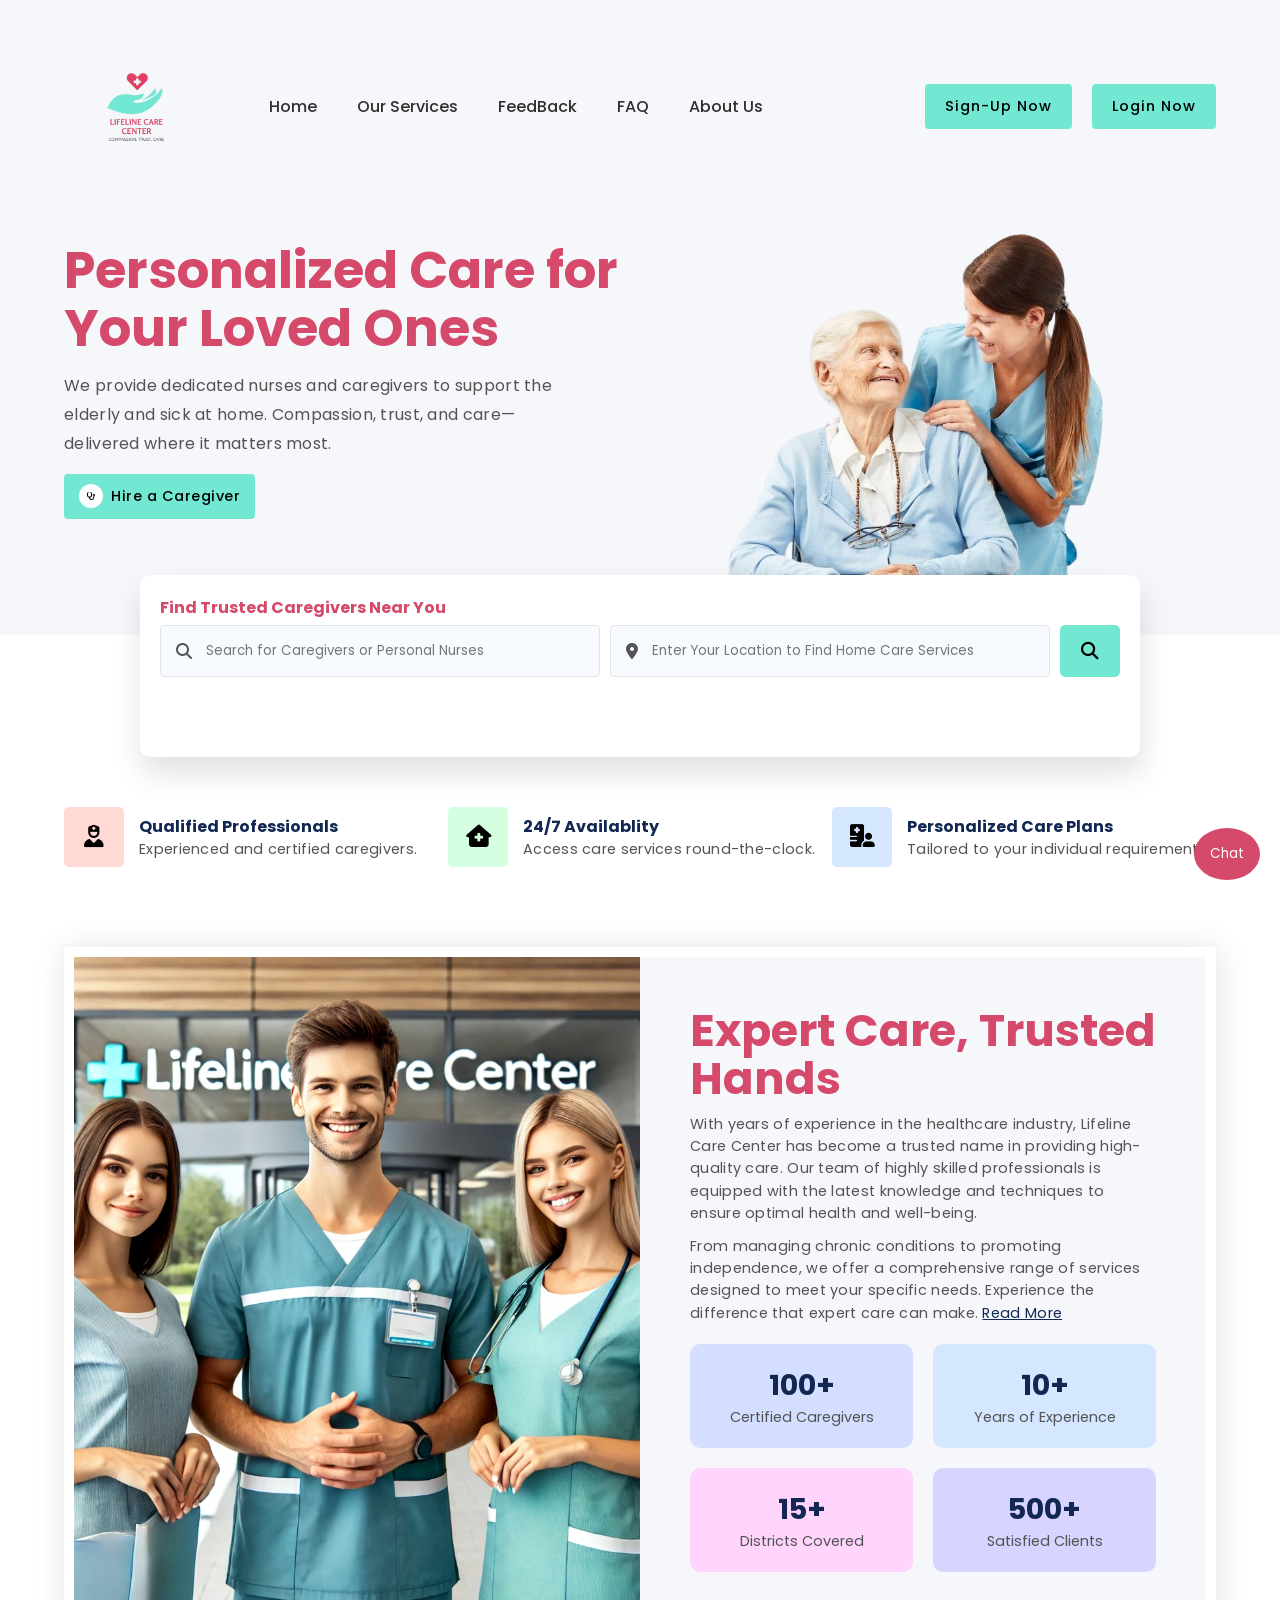
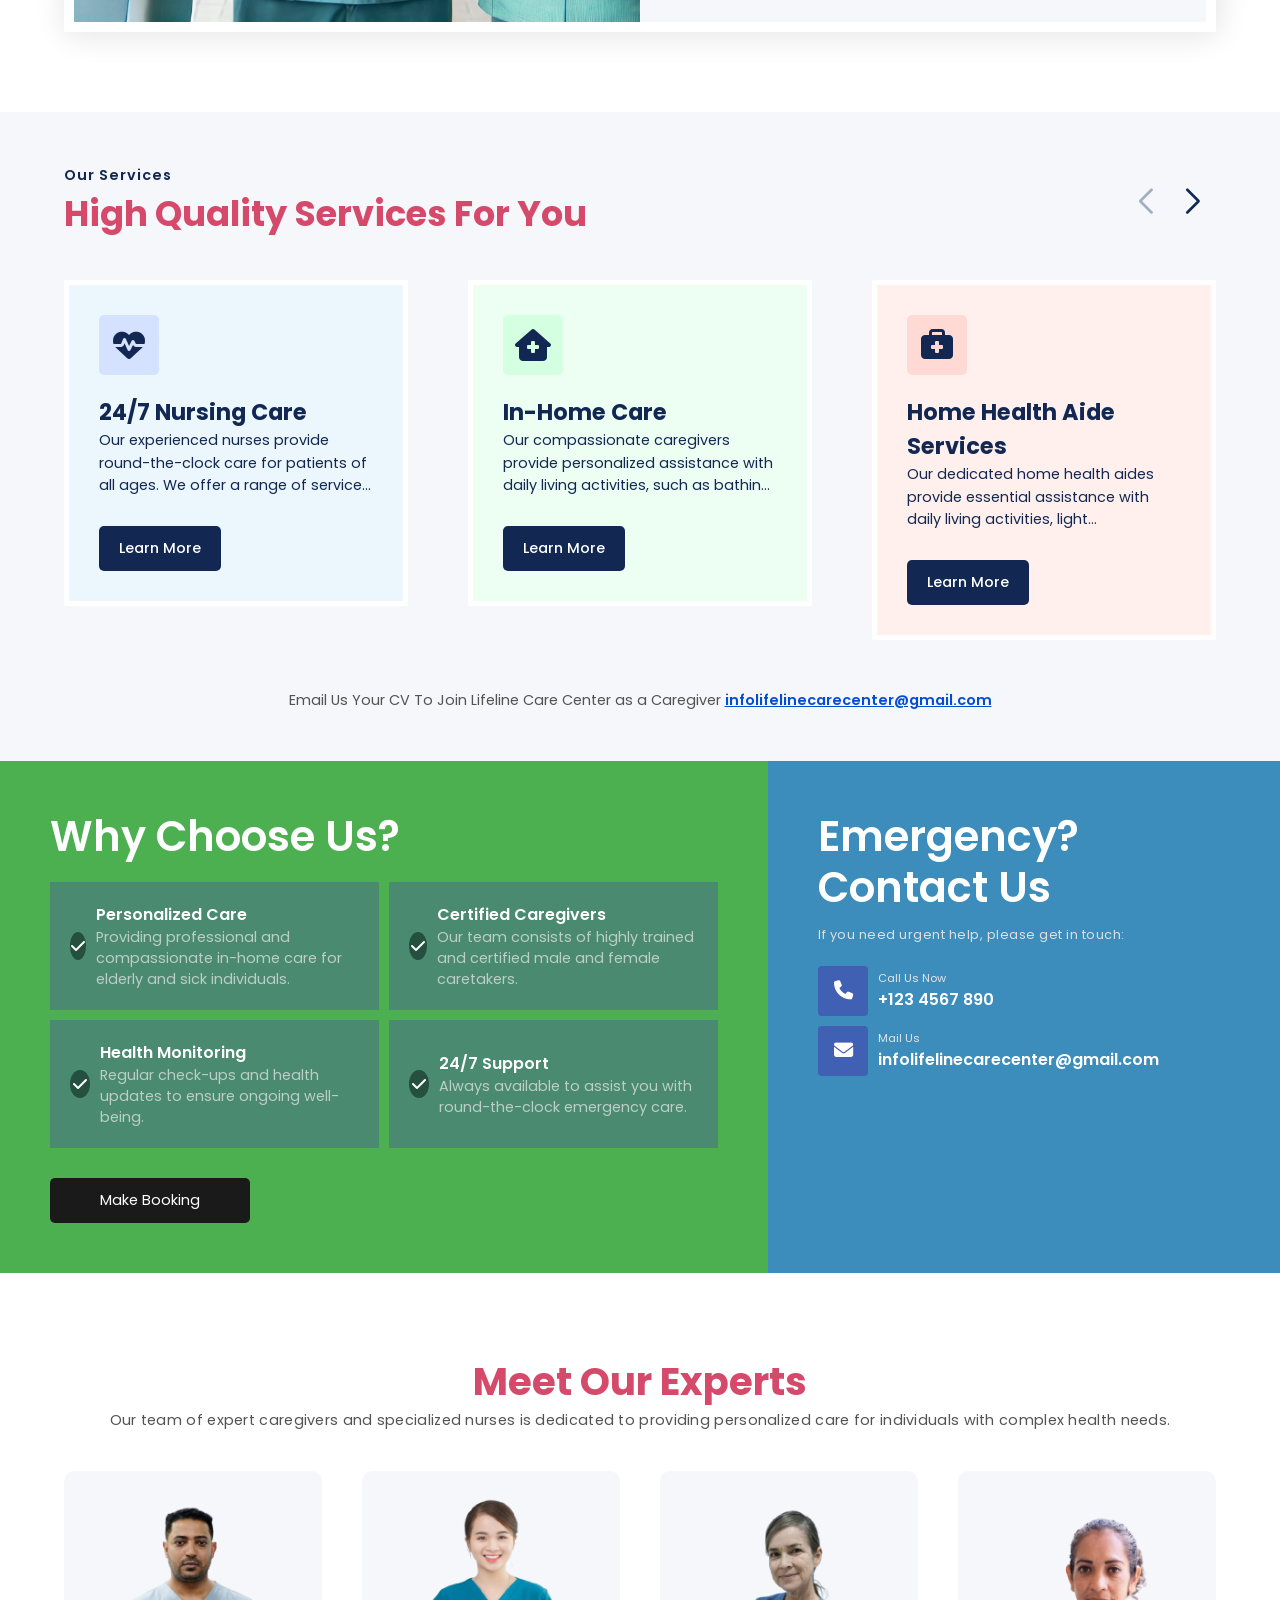
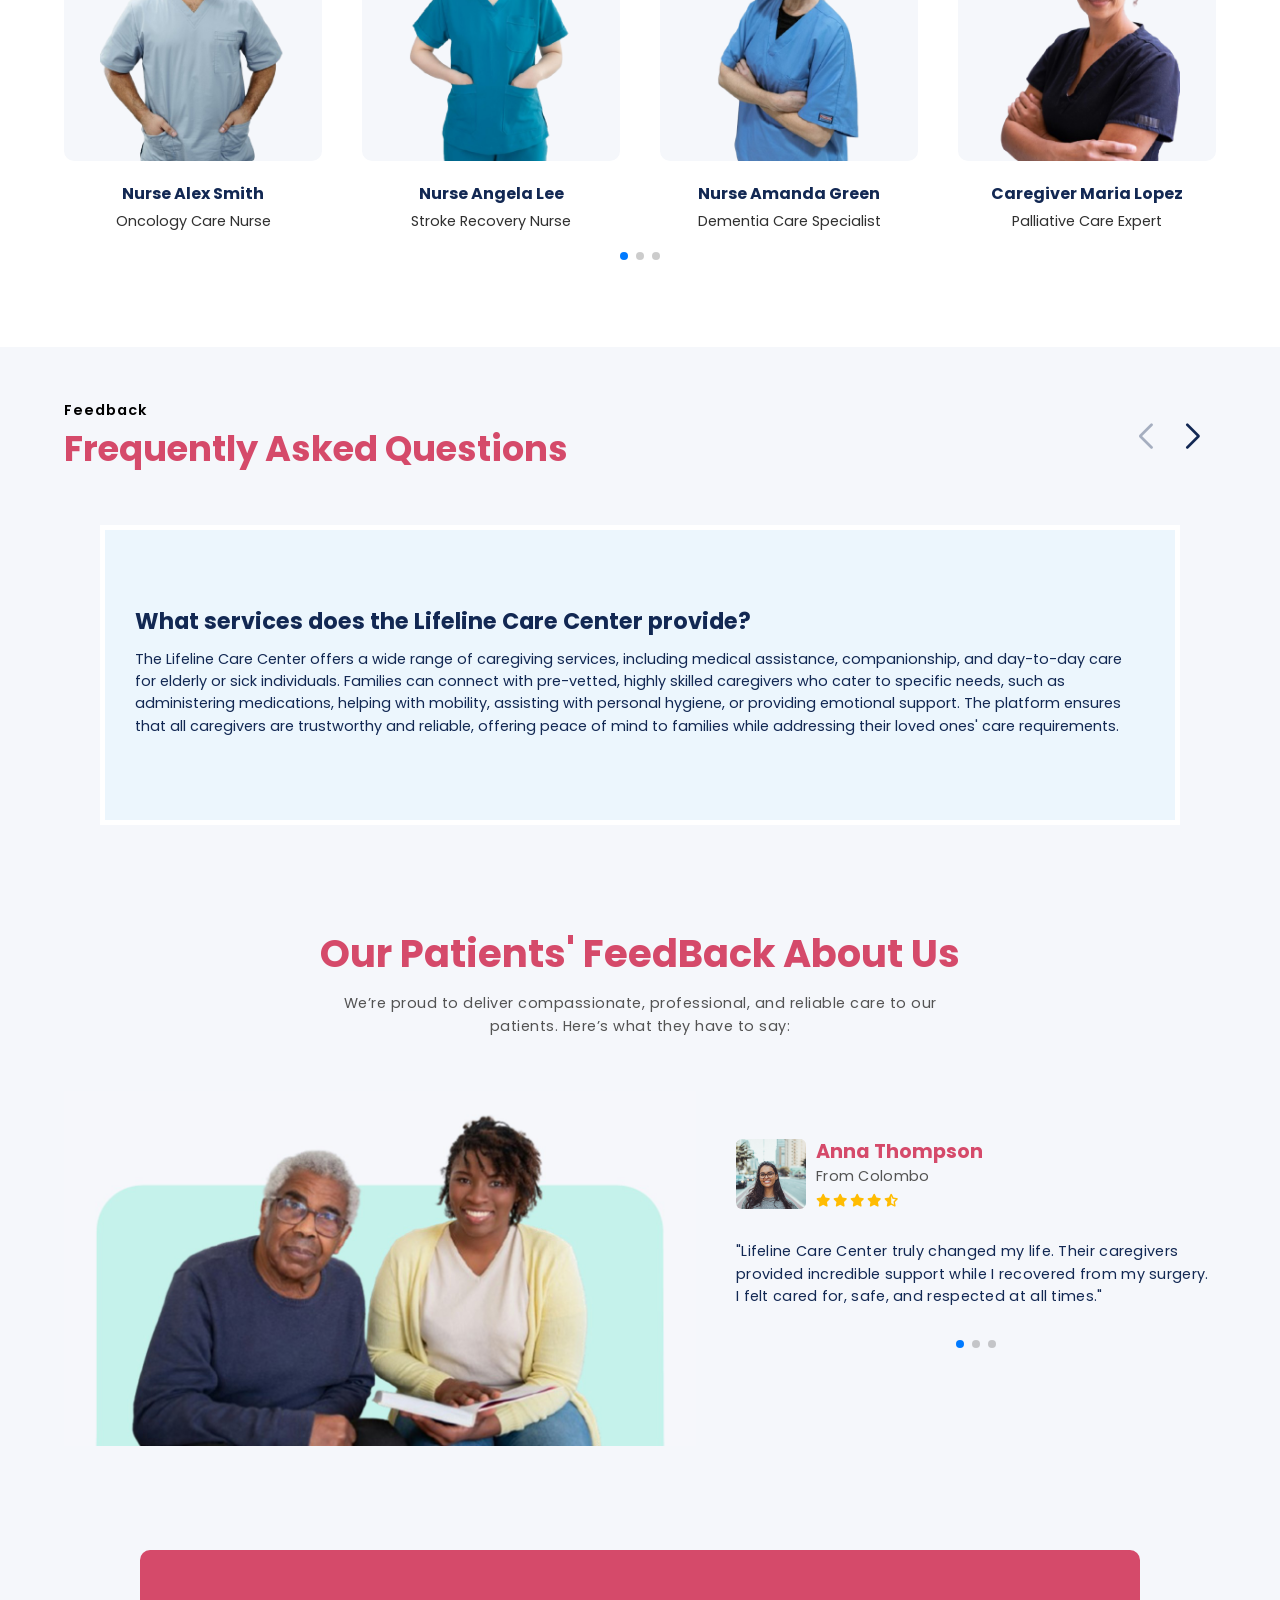
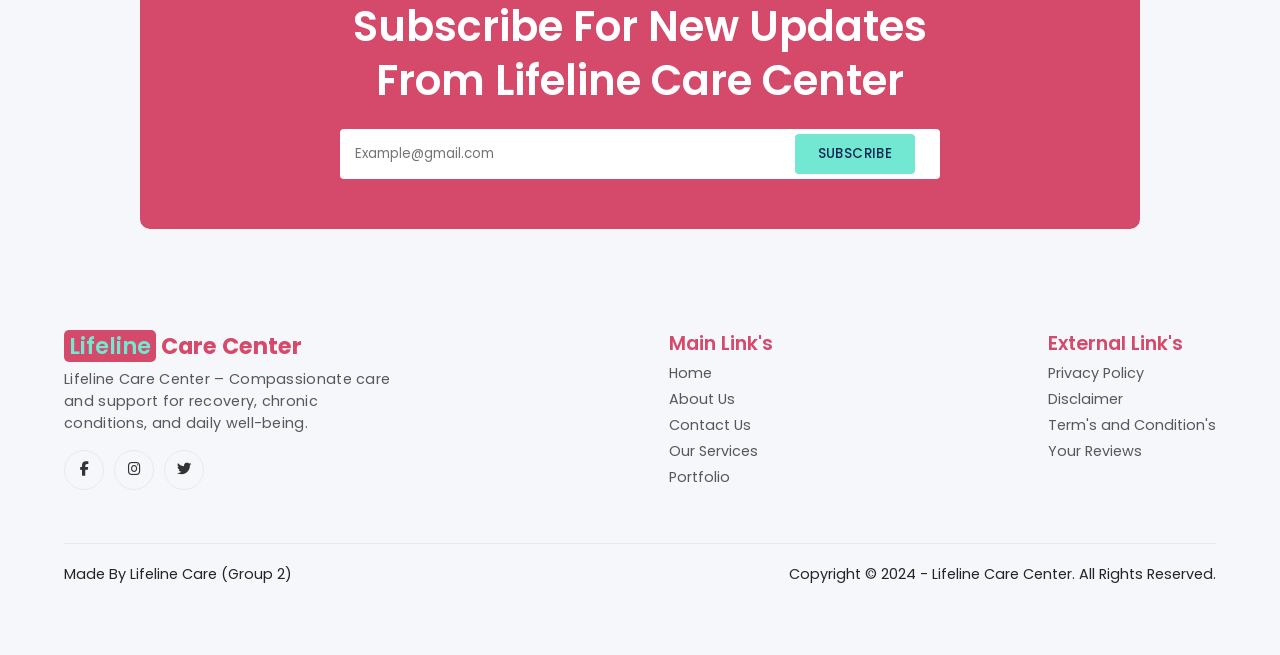
<file: index.html>
<!DOCTYPE html>
<html lang="en">
<head>
    <meta charset="UTF-8">
    <meta http-equiv="X-UA-Compatible" content="IE=edge">
    <meta name="viewport" content="width=device-width, initial-scale=1.0">
    <!--==title========================-->
    <title>Lifeline Care Center</title>
    <!--==Fav-icon=====================-->
    <link rel="shortcut icon" href="images/titleIcon.png">
    <!--==CSS==========================-->
    <link rel="stylesheet" href="css/style.css">
    <link rel="preconnect" href="https://fonts.googleapis.com"><link rel="preconnect" href="https://fonts.gstatic.com" crossorigin><link href="https://fonts.googleapis.com/css2?family=Poppins:ital,wght@0,100;0,200;0,300;0,400;0,500;0,600;0,700;0,800;0,900;1,100;1,200;1,300;1,400;1,500;1,600;1,700;1,800;1,900&display=swap" rel="stylesheet">
    <!--==Font-Awesome-for-icons=====-->
    <link rel="stylesheet" href="https://cdnjs.cloudflare.com/ajax/libs/font-awesome/6.2.1/css/all.min.css">
    <!-- Link Swiper's CSS -->
    <link
      rel="stylesheet"
      href="https://cdn.jsdelivr.net/npm/swiper/swiper-bundle.min.css"
    />
    
    <style>
        /* email subscribtion form css */
    .subscription-message {
    margin-top: 15px;
    padding: 10px 20px;
    border-radius: 5px;
    text-align: center;
    animation: fadeIn 0.3s ease-in;
    }

    .subscription-message.success {
    background-color: #d4edda;
    color: #155724;
    border: 1px solid #c3e6cb;
    }

    .subscription-message.error {
    background-color: #f8d7da;
    color: #721c24;
    border: 1px solid #f5c6cb;
    }
    .nav-login-btn{
    height: 45px;
    padding: 0px 20px;
    border-radius:4px;
    background-color: #72E8D2;
    color: #000000;
    display: flex;
    justify-content: center;
    align-items: center;
    font-weight: 500;
    letter-spacing: 1px;
    font-size: 0.9rem;
    margin-left: 20px;
}
.nav-login-btn:hover{
    background-color: #5AC0B2;
    transition: 0.5s;
}
.chatbot-container {
  width: 550px;
  height: 570px;
  position: fixed;
  bottom: 80px;
  right: 20px;
  border-radius: 10px;
  box-shadow: 0 4px 8px rgba(0, 0, 0, 0.2);
  background-color: white;
  display: none;
  flex-direction: column;
  z-index: 1000;
}

.chat-header {
  background-color: #D54A6A;
  color: white;
  padding: 12px;
  display: flex;
  justify-content: space-between;
  align-items: center;
}

.chat-body {
  flex: 1;
  padding: 17px;
  overflow-y: auto;
  border-top: 1px solid #ddd;
  border-bottom: 1px solid #ddd;
}

.chat-footer {
  display: flex;
  padding: 15px;
  gap: 10px;
}

.chat-footer input {
  flex: 1;
  padding: 10px;
  border: 1px solid #ddd;
  border-radius: 5px;
}

.chat-footer button {
  padding: 10px 14px;
  background-color: #D54A6A;
  color: white;
  border: none;
  border-radius: 5px;
  cursor: pointer;
}

.chat-footer button:hover {
  background-color: #B03C57;
}

.chatbot-toggle {
  position: fixed;
  bottom: 20px;
  right: 20px;
  background-color: #D54A6A;
  color: white;
  padding: 16px;
  border: none;
  border-radius: 50%;
  cursor: pointer;
}

.chatbot-toggle:hover {
  background-color: #B03C57;
}

.message {
  margin: 8px 0;
  padding: 10px;
  border-radius: 5px;
}

.message.user {
  background-color: #D54A6A;
  color: white;
  align-self: flex-end;
}

.message.bot {
  background-color: #f1f1f1;
  align-self: flex-start;
}
.chat-suggestions {
  display: flex;
  flex-wrap: wrap;
  gap: 5px;
  padding: 10px;
  border-top: 1px solid #ddd;
  background-color: #f9f9f9;
}

.chat-suggestions button {
  padding: 5px 10px;
  background-color: #D54A6A;
  color: white;
  border: none;
  border-radius: 5px;
  cursor: pointer;
  font-size: 12px;
}

.chat-suggestions button:hover {
  background-color: #B03C57;
}
.caregiver-search-container{
    position: relative; /* Ensure search bar doesn't interfere */
  z-index: 1; /* Lower than chatbot */
  margin-bottom: 20px;
}
.btnClose
{
    background-color: white;
    color: black;
    border: none;
    border-radius: 50%;
    cursor: pointer;
    padding: 5px 7px;
    font-size: 20px;
    line-height: 20px;
    margin: 0;
    display: inline-block;
    position: absolute;
    top: 5px;
    right: 5px;
}

    @keyframes fadeIn {
    from { opacity: 0; transform: translateY(-10px); }
    to { opacity: 1; transform: translateY(0); }
    }
    </style>

</head>
<body>
    <div class="chatbot-container">
        <div class="chat-header">
          <h3>Chatbot</h3>
          <button id="close-chat" class="btnClose">×</button>
        </div>
        <div class="chat-body" id="chat-body">
          <!-- Messages will appear here -->
        </div>
        <div class="chat-suggestions" id="chat-suggestions">
            <!-- Suggestion buttons will appear here -->
          </div>
        <div class="chat-footer">
          <input type="text" id="chat-input" placeholder="Type a message...">
          <button id="send-btn">Send</button>
        </div>
      </div>
    
      <button class="chatbot-toggle" id="chatbot-toggle">Chat</button>
    
    <!--==Hero-Section========================-->
    <section id="hero">

        <!--==navigation====================-->
        <nav class="navigation">
            <!--**menu-btn*****-->
            <input type="checkbox" class="menu-btn" id="menu-btn">
            <label for="menu-btn" class="menu-icon">
                <span class="nav-icon"></span>
            </label>
            <!--**logo*********-->
            <a href="index.html" class="logo"><img src="images/logo.png" alt="Lifeline Care Logo"></a>
            <!--**menu*********-->
            <ul class="menu">
                <li><a href="#hero">Home</a></li>
                <li><a href="#our-services">Our Services</a></li>
                <li><a href="#testimonials">FeedBack</a></li>
                <li><a href="#our-faq">FAQ</a></li>
                <li><a href="#about-us">About Us</a></li>
            </ul>
            <!--**contact*******-->
            <a href="register.html" class="nav-booking-btn">Sign-Up Now</a>
            <a href="sign-in.html" class="nav-login-btn">Login Now</a>
        </nav><!--nav-end-->


        <!--==Content============================-->
        <div class="hero-content">
            <!--**text****************-->
            <div class="hero-text">
                <h1>Personalized Care for Your Loved Ones</h1>
                <p>We provide dedicated nurses and caregivers to support the elderly and sick at home. Compassion, trust, and care—delivered where it matters most.</p>
                <!--btns-->
                <div class="hero-text-btns">
                    <a href="sign-in.html"><i class="fa-solid fa-stethoscope"></i> Hire a Caregiver</a>
                    
                </div>
            </div>
            <!--**img*****************-->
            <div class="hero-img">
                <img src="images/pic1.png" alt="A nurse giving care">
            </div>
        </div>

        
    </section><!--hero-end-->


    <!--==caregiver-search===============================-->
    <div class="caregiver-search-container">
        <h3>Find Trusted Caregivers Near You</h3>
        <form class="caregiver-search">
        <!--**cargiver-search-box*******-->
        <div class="caregiver-search-box">
            <i class="fa-solid fa-magnifying-glass"></i>
            <input id="caregiver-search" type="text" placeholder=" Search for Caregivers or Personal Nurses">
        </div>
        <!--**set-your-location*******-->
        <div class="caregiver-search-box">
            <i class="fa-solid fa-location-dot"></i>
            <input id="location-search" type="text" placeholder=" Enter Your Location to Find Home Care Services">
        </div>
        <!--**btn*********************-->
        <button>
            <i class="fa-solid fa-magnifying-glass"></i>
        </button>
        </form>
    </div>


    <!--==service-info===========================-->
    <section class="what-we-provide">

        <!--**box1***********-->
        <div class="w-info-box w-i-box1">
            <!--icon-->
            <div class="w-info-icon">
                <i class="fa-solid fa-user-nurse"></i>
            </div>
            <!--text-->
            <div class="w-info-text">
                <strong>Qualified Professionals</strong>
                <p>Experienced and certified caregivers. </p>
            </div>
        </div>
        <!--**box2***********-->
        <div class="w-info-box w-i-box2">
            <!--icon-->
            <div class="w-info-icon">
                <i class="fa-solid fa-house-medical"></i>
            </div>
            <!--text-->
            <div class="w-info-text">
                <strong>24/7 Availablity</strong>
                <p>Access care services round-the-clock. </p>
            </div>
        </div>
        <!--**box3***********-->
        <div class="w-info-box w-i-box3">
            <!--icon-->
            <div class="w-info-icon">
                <i class="fa-solid fa-hospital-user"></i>
            </div>
            <!--text-->
            <div class="w-info-text">
                <strong>Personalized Care Plans</strong>
                <p>Tailored to your individual requirements. </p>
            </div>
        </div>
    
    </section><!--end-->



    <!--==about us=============================-->
    <section id="about-us">

        <!--**img**-->
        <div class="about-us-img">
            <img src="images/aboutPic1.webp" />
            
        </div>
        <!--**text**-->
        <div class="about-us-text">
            <h2>Expert Care, Trusted Hands</h2>
            <p>With years of experience in the healthcare industry, Lifeline Care Center has become a trusted name in providing high-quality care. Our team of highly skilled professionals is equipped with the latest knowledge and techniques to ensure optimal health and well-being. </p>
            <p>From managing chronic conditions to promoting independence, we offer a comprehensive range of services designed to meet your specific needs. Experience the difference that expert care can make. <a href="AboutUsPage.html">Read More</a></p>
            
            <div class="about-us-container">
                <!--box-->
                <div class="story-numbers-box s-n-box1">
                    <strong>100+</strong>
                    <span>Certified Caregivers</span>
                </div>
                <!--box-->
                <div class="story-numbers-box s-n-box2">
                    <strong>10+</strong>
                    <span>Years of Experience</span>
                </div>
                <!--box-->
                <div class="story-numbers-box s-n-box3">
                    <strong>15+</strong>
                    <span>Districts Covered</span>
                </div>
                <!--box-->
                <div class="story-numbers-box s-n-box4">
                    <strong>500+</strong>
                    <span>Satisfied Clients</span>
                </div>
            </div>
        </div>
        
    </section><!--about-us end----->

    

    <!--==Our-Services======================-->
    <section id="our-services">

        <!--**heading********************-->
        <div class="services-heading">
            <!--text-->
            <div class="services-heading-text">
                <strong>Our Services</strong>
                <h2>High Quality Services For You</h2>
            </div>
            <!--btns-->
            <div class="service-slide-btns">
                <div class="swiper-button-prev"></div>
                <div class="swiper-button-next"></div>
            </div>
        </div>

        <!--**container*******************-->
        <div class="services-box-container">

             <!-- Swiper -->
            <div class="swiper mySwiperservices">
                <div class="swiper-wrapper">
                    <!--**1*******-->
                    <div class="swiper-slide">
                    <!--**box1**-->
                    <div class="service-box s-box1">
                        <!--icon-->
                        <i class="fa-solid fa-heart-pulse"></i>
                        <!--title-->
                        <strong> 24/7 Nursing Care</strong>
                        <!--details-->
                        <p>Our experienced nurses provide round-the-clock care for patients of all ages. 
                            We offer a range of services, including medication administration, wound care, and vital sign monitoring.</p>
                        <!--learn more-->
                        <a href="IndexServicePage.html#nursing-care">Learn More</a>
                    </div>
                    </div><!--slide-end-->
                    <!--**1*******-->
                    <div class="swiper-slide">
                    <!--**box1**-->
                    <div class="service-box s-box2">
                        <!--icon-->
                        <i class="fa-solid fa-house-medical"></i>
                        <!--title-->
                        <strong> In-Home Care</strong>
                        <!--details-->
                        <p>Our compassionate caregivers provide personalized assistance with daily living activities, 
                            such as bathing, dressing, and meal preparation. We also offer companionship and respite care.</p>
                        <!--learn more-->
                        <a href="IndexServicePage.html#in-home-care">Learn More</a>
                    </div>
                    </div><!--slide-end-->
                    <!--**1*******-->
                    <div class="swiper-slide">
                    <!--**box1**-->
                    <div class="service-box s-box3">
                        <!--icon-->
                        <i class="fa-solid fa-briefcase-medical"></i>
                        <!--title-->
                        <strong>Home Health Aide Services</strong>
                        <!--details-->
                        <p>Our dedicated home health aides provide essential assistance with daily living activities, 
                            light housekeeping, and meal preparation. We can help maintain a clean and safe home environment.</p>
                        <!--learn more-->
                        <a href="IndexServicePage.html#home-health-aide">Learn More</a>
                    </div>
                    </div><!--slide-end-->
                    <!--**1*******-->
                    <div class="swiper-slide">
                    <!--**box1**-->
                    <div class="service-box s-box4">
                        <!--icon-->
                        <i class="fa-regular fa-calendar-check"></i>
                        <!--title-->
                        <strong>Flexible Care Plans</strong>
                        <!--details-->
                        <p>We offer a variety of flexible care plans to meet your unique needs. Whether you need short-term respite 
                            care or long-term support, we can create a customized plan that works for you.</p>
                        <!--learn more-->
                        <a href="IndexServicePage.html#flexible-care">Learn More</a>
                    </div>
                    </div><!--slide-end-->
                    <!--**1*******-->
                    <div class="swiper-slide">
                        <!--**box1**-->
                        <div class="service-box s-box5">
                            <!--icon-->
                            <i class="fa-solid fa-people-group"></i>
                            <!--title-->
                            <strong> Social Activities</strong>
                            <!--details-->
                            <p>We believe in promoting social interaction and well-being. Our caregivers can organize various activities, 
                                such as games, outings, and group discussions, to keep our clients engaged and active.</p>
                            <!--learn more-->
                            <a href="IndexServicePage.html#social-activities">Learn More</a>
                        </div>
                        </div><!--slide-end-->
                </div><!--wrapper-end-->
            </div><!--swiper-end-->

        </div>

        <!--btn-->
        <span class="service-btn">Email Us Your CV To Join Lifeline Care Center as a Caregiver <a href="mailto:infolifelinecarecenter@gmail.com">infolifelinecarecenter@gmail.com</a></span>
    
    </section><!--services-end-->


    <!--==Why-choose-us=======================-->
    <section id="why-choose-us">

        <!--**left*****************-->
        <div class="why-choose-us-left">
            <h3>Why Choose Us?</h3>
            <!--==container====-->
            <div class="why-choose-box-container">
                <!--**box**-->
                <div class="why-choose-box">
                    <!--icon-->
                    <i class="fa-solid fa-check"></i>
                    <!--text-->
                    <div class="why-choose-box-text">
                        <strong>Personalized Care</strong>
                        <p>Providing professional and compassionate in-home care for elderly and sick individuals.</p>
                    </div>
                </div>
                <!--**box**-->
                <div class="why-choose-box">
                    <!--icon-->
                    <i class="fa-solid fa-check"></i>
                    <!--text-->
                    <div class="why-choose-box-text">
                        <strong>Certified Caregivers</strong>
                        <p>Our team consists of highly trained and certified male and female caretakers.</p>
                    </div>
                </div>
                <!--**box**-->
                <div class="why-choose-box">
                    <!--icon-->
                    <i class="fa-solid fa-check"></i>
                    <!--text-->
                    <div class="why-choose-box-text">
                        <strong>Health Monitoring</strong>
                        <p>Regular check-ups and health updates to ensure ongoing well-being.</p>
                    </div>
                </div>
                <!--**box**-->
                <div class="why-choose-box">
                    <!--icon-->
                    <i class="fa-solid fa-check"></i>
                    <!--text-->
                    <div class="why-choose-box-text">
                        <strong>24/7 Support</strong>
                        <p>Always available to assist you with round-the-clock emergency care.</p>
                    </div>
                </div>
            </div>
            <!--==btn========-->
            <a href="sign-in.html" class="why-choose-us-btn">Make Booking</a>
        </div><!--left-end-->

        <!--**right*******************-->
        <div class="why-choose-us-right">
            <h3>Emergency?<br/>
                Contact Us
            </h3>
            <p>If you need urgent help, please get in touch:</p>
            <!--==container====-->
            <div class="w-right-contact-container">
                <!--**box**-->
                <div class="w-right-contact-box">
                    <i class="fa-solid fa-phone"></i>
                    <!--text-->
                    <div class="w-right-contact-box-text">
                        <span>Call Us Now</span>
                        <strong>+123 4567 890</strong>
                    </div>
                </div>
                <!--**box**-->
                <div class="w-right-contact-box">
                    <i class="fa-solid fa-envelope"></i>
                    <!--text-->
                    <div class="w-right-contact-box-text">
                        <span>Mail Us</span>
                        <strong>infolifelinecarecenter@gmail.com</strong>
                    </div>
                </div>
            </div>
        </div><!--right-end-->

    </section><!--end-->



    <!--==Team===========================-->
    <section id="our-team">

        <!--**heading*****************-->
        <div class="our-team-heading">
            <h3>Meet Our Experts</h3>
            <p>Our team of expert caregivers and specialized nurses is dedicated to providing personalized care for individuals with complex health needs.</p>
        </div>

        <!--**team-container***********-->
        <div class="team-box-container">
            <!-- Swiper -->
            <div class="swiper mySwiperteam">
            <div class="swiper-wrapper">
                <!--**1***-->
                <div class="swiper-slide">
                    <!--**box**-->
                    <div class="team-box">
                        <!--img-->
                        <div class="team-img">
                            <img src="images/N3.png" alt="">
                        </div>
                        <!--text-->
                        <div class="team-text">
                            <strong>Nurse Alex Smith</strong>
                            <span>Oncology Care Nurse</span>
                        </div>
                    </div>
                </div><!--end-slide-->
                <!--**1***-->
                <div class="swiper-slide">
                    <!--**box**-->
                    <div class="team-box">
                        <!--img-->
                        <div class="team-img">
                            <img src="images/N2.png" alt="">
                        </div>
                        <!--text-->
                        <div class="team-text">
                            <strong>Nurse Angela Lee</strong>
                            <span>Stroke Recovery Nurse</span>
                        </div>
                    </div>
                </div><!--end-slide-->
                <!--**1***-->
                <div class="swiper-slide">
                    <!--**box**-->
                    <div class="team-box">
                        <!--img-->
                        <div class="team-img">
                            <img src="images/N1.png" alt="">
                        </div>
                        <!--text-->
                        <div class="team-text">
                            <strong>Nurse Amanda Green</strong>
                            <span>Dementia Care Specialist</span>
                        </div>
                    </div>
                </div><!--end-slide-->
                <!--**1***-->
                <div class="swiper-slide">
                    <!--**box**-->
                    <div class="team-box">
                        <!--img-->
                        <div class="team-img">
                            <img src="images/CG2.png" alt="">
                        </div>
                        <!--text-->
                        <div class="team-text">
                            <strong>Caregiver Maria Lopez </strong>
                            <span>Palliative Care Expert</span>
                        </div>
                    </div>
                </div><!--end-slide-->
                <!--**1***-->
                <div class="swiper-slide">
                    <!--**box**-->
                    <div class="team-box">
                        <!--img-->
                        <div class="team-img">
                            <img src="images/CG1.png" alt="">
                        </div>
                        <!--text-->
                        <div class="team-text">
                            <strong>Caregiver Ashok Pandey</strong>
                            <span>Chronic Illness Support</span>
                        </div>
                    </div>
                </div><!--end-slide-->
                <!--**1***-->
                <div class="swiper-slide">
                    <!--**box**-->
                    <div class="team-box">
                        <!--img-->
                        <div class="team-img">
                            <img src="images/CG3.png" alt="">
                        </div>
                        <!--text-->
                        <div class="team-text">
                            <strong>Caregiver Lionel Dan</strong>
                            <span>Post-Surgery Care Expert</span>
                        </div>
                    </div>
                </div><!--end-slide-->
            </div><!--wrapper-end-->
            <div class="swiper-pagination"></div>
            </div><!--swiper-end-->

            
        
        </div>

    </section><!--team-end-->

     <!--==FAQ======================-->
     <section id="our-faq">

        <!--**heading********************-->
        <div class="faq-heading">
            <!--text-->
            <div class="faq-heading-text">
                <strong>Feedback</strong>
                <h2>Frequently Asked Questions</h2>
                
            </div>
            <!--btns-->
            <div class="faq-slide-btns">
                <div class="swiper-button-prev"></div>
                <div class="swiper-button-next"></div>
            </div>
        </div>

        <section>
        <!--**container*******************-->
        <div class="faq-box-container">

             <!-- Swiper -->
            <div class="swiper mySwiperfaq">
                <div class="swiper-wrapper">
                    <!--**1*******-->
                    <div class="swiper-slide">
                    <!--**box1**-->
                    <div class="faq-box f-box1">
                        
                        <!--title-->
                        <strong>What services does the Lifeline Care Center provide?</strong>
                        <!--details-->
                        <p>The Lifeline Care Center offers a wide range of caregiving services, including medical assistance, 
                            companionship, and day-to-day care for elderly or sick individuals. Families can connect with 
                            pre-vetted, highly skilled caregivers who cater to specific needs, such as administering medications, 
                            helping with mobility, assisting with personal hygiene, or providing emotional support. The platform 
                            ensures that all caregivers are trustworthy and reliable, offering peace of mind to families while 
                            addressing their loved ones' care requirements.</p>
                    </div>
                    </div><!--slide-end-->

                      <!--**1*******-->
                      <div class="swiper-slide">
                        <!--**box1**-->
                        <div class="faq-box f-box2">
                            
                            <!--title-->
                            <strong>How does the caregiver selection process work?</strong>
                            <!--details-->
                            <p>The platform uses a user-friendly interface that allows families to input their specific needs and 
                                preferences. Based on these details, the system matches them with pre-vetted caregivers who have 
                                the required skills and experience. Families can review caregiver profiles, which include qualifications,
                                 experience, and user reviews, to make informed decisions. The rigorous screening process ensures that 
                                 all caregivers are thoroughly verified, making safety and trust a top priority.</p>
                        </div>
                        </div><!--slide-end-->

                          <!--**1*******-->
                    <div class="swiper-slide">
                        <!--**box1**-->
                        <div class="faq-box f-box3">
                            
                            <!--title-->
                            <strong>How does Lifeline Care Center ensure the safety of its clients?</strong>
                            <!--details-->
                            <p>Safety is a cornerstone of the Lifeline Care Center. All caregivers undergo a rigorous
                                vetting process that includes background checks, verification of credentials, and interviews
                                to assess their expertise and reliability. Additionally, the platform encourages feedback
                                and ratings from families to maintain high service standards. This systematic approach ensures 
                                that clients receive care from professionals who are not only skilled but also trustworthy and 
                                compassionate.</p>
                        </div>
                        </div><!--slide-end-->

                          <!--**1*******-->
                    <div class="swiper-slide">
                        <!--**box1**-->
                        <div class="faq-box f-box4">
                            
                            <!--title-->
                            <strong>Is the platform accessible to people with limited technical expertise?</strong>
                            <!--details-->
                            <p>Yes, the Lifeline Care Center is designed to be accessible to users of all technical skill levels. 
                                The platform features a simple and intuitive interface that guides users step by step, from creating a 
                                profile to finding a caregiver. Clear instructions, helpful prompts, and responsive customer support 
                                ensure that families can easily navigate the system and access the care they need without any unnecessary 
                                complications.</p>
                        </div>
                        </div><!--slide-end-->
                    
                </div><!--wrapper-end-->
            </div><!--swiper-end-->

        </div>
    </section><!--FAQ-end-->

    



    <!--==Testimonials============================-->
    <section id="testimonials">

        <!--**heading****************-->
        <div class="testimonials-heading">
            <h3>Our Patients' FeedBack About Us</h3>
            <p>We’re proud to deliver compassionate, professional, and reliable care to our patients. Here’s what they have to say:</p>
        </div>


        <!--**testimonials-Content****-->
        <div class="testimonials-content">

            <!--**img************-->
            <div class="testimonials-img">
                <img src="images/backPic.jpg" alt="caregiving an elderly">
            </div>

            <!--**box-container**-->
            <div class="testimonials-box-container">

            <!-- Swiper -->
            <div class="swiper mySwipertesti">
            <div class="swiper-wrapper">
                <!--**1***********-->
                <div class="swiper-slide">
                <!--**box**-->
                <div class="testimonials-box">
                    <!--profile-->
                    <div class="t-profile">
                        <!--img-->
                        <div class="t-profile-img">
                            <img src="images/proPic1.jpg" alt="a woman">
                        </div>
                        <!--text-->
                        <div class="t-profile-text">
                            <strong>Anna Thompson</strong>
                            <span>From Colombo</span>
                            <div class="t-rating">
                                <i class="fa-solid fa-star"></i>
                                <i class="fa-solid fa-star"></i>
                                <i class="fa-solid fa-star"></i>
                                <i class="fa-solid fa-star"></i>
                                <i class="fa-solid fa-star-half-stroke"></i>
                            </div>
                        </div>
                    </div>
                    <!--feedback-->
                    <p>"Lifeline Care Center truly changed my life. Their caregivers provided incredible support while I recovered from my surgery. I felt cared for, safe, and respected at all times."</p>
                </div><!--box-end-->
            </div><!--slide-end-->

            <!--**2***********-->
            <div class="swiper-slide">
                <!--**box**-->
                <div class="testimonials-box">
                    <!--profile-->
                    <div class="t-profile">
                        <!--img-->
                        <div class="t-profile-img">
                            <img src="images/proPic3.jpg" alt="">
                        </div>
                        <!--text-->
                        <div class="t-profile-text">
                            <strong>Daniel Silva</strong>
                            <span>From Galle</span>
                            <div class="t-rating">
                                <i class="fa-solid fa-star"></i>
                                <i class="fa-solid fa-star"></i>
                                <i class="fa-solid fa-star"></i>
                                <i class="fa-solid fa-star-half-stroke"></i>
                                
                            </div>
                        </div>
                    </div>
                    <!--feedback-->
                    <p>"The dementia care my father received was beyond exceptional. The nurses were patient, understanding, and treated him with dignity. I’m forever grateful to Lifeline Care Center."</p>
                </div><!--box-end-->
            </div><!--slide-end-->

            <!--**3***********-->
            <div class="swiper-slide">
                <!--**box**-->
                <div class="testimonials-box">
                    <!--profile-->
                    <div class="t-profile">
                        <!--img-->
                        <div class="t-profile-img">
                            <img src="images/proPic2.jpg" alt="">
                        </div>
                        <!--text-->
                        <div class="t-profile-text">
                            <strong>Sera Anthony</strong>
                            <span>From Kandy</span>
                            <div class="t-rating">
                                <i class="fa-solid fa-star"></i>
                                <i class="fa-solid fa-star"></i>
                                <i class="fa-solid fa-star"></i>
                                <i class="fa-solid fa-star"></i>
                                <i class="fa-solid fa-star"></i>
                            </div>
                        </div>
                    </div>
                    <!--feedback-->
                    <p>"After my cancer diagnosis, Lifeline Care Center’s specialized nurses gave me the care and emotional support I needed. Their kindness and professionalism made my journey so much easier."</p>
                </div><!--box-end-->
            </div><!--slide-end-->
            
            </div><!--wrapper-end-->
            <div class="swiper-pagination"></div>
            </div><!--swiper-end-->

            </div><!--container-end-->
        
        </div><!--content-end-->

    </section><!--testimonials-end-->



    <!--==Subscribe===========================-->
    <section id="subscribe">
        <h3>Subscribe For New Updates From Lifeline Care Center</h3>
        <!--subcribe-box-->
        <form class="subscribe-box" id="subscribeForm">
            <input type="email" id="subscribeEmail" placeholder="Example@gmail.com" required>
            <button type="submit">Subscribe</button>
            <div class="message" id="subscribeMessage"></div>
        </form>
    </section><!--end-->


    <footer>
        <div class="footer-container">
            <!--**comoany-box**-->
            <div class="footer-company-box">
                <!--logo-->
                <a href="#" class="logo-name"><span>Lifeline</span>Care Center</a>
                <!--details-->
                <p>Lifeline Care Center – Compassionate care and support for recovery, chronic conditions, and daily well-being.</p>
                <!--social-box-->
                <div class="footer-social">
                    <a href="https://www.facebook.com/profile.php?id=61570740961821&mibextid=ZbWKwL" target="_blank"><i class="fa-brands fa-facebook-f"></i></a>
                    <a href="#"><i class="fa-brands fa-instagram"></i></a>
                    <a href="#"><i class="fa-brands fa-twitter"></i></a>
                    
                </div>
            </div>
            <!--**link-box***-->
            <div class="footer-link-box">
                <strong>Main Link's</strong>
                <ul>
                    <li><a href="#">Home</a></li>
                    <li><a href="#about-us">About Us</a></li>
                    <li><a href="#why-choose-us">Contact Us</a></li>
                    <li><a href="#our-services">Our Services</a></li>
                    <li><a href="#our-team">Portfolio</a></li>
                </ul>
            </div>
            
            <!--**link-box***-->
            <div class="footer-link-box">
                <strong>External Link's</strong>
                <ul>
                    <li><a href="#">Privacy Policy</a></li>
                    <li><a href="#">Disclaimer</a></li>
                    <li><a href="#">Term's and Condition's</a></li>
                    <li><a href="sign-in.html">Your Reviews</a></li>
                </ul>
            </div>
            
   
        </div>
        

        <!--**bottom**********************-->
        <div class="footer-bottom">
            <span class="footer-owner">Made By Lifeline Care (Group 2)</span>
            <span class="copyright">Copyright © 2024 - Lifeline Care Center. All Rights Reserved.</span>
        </div>
    </footer>




    <!-- Swiper JS -->
    <script src="https://cdn.jsdelivr.net/npm/swiper/swiper-bundle.min.js"></script>

    <!-- Initialize Swiper -->
    <script>
    /*-services--*/
    var swiper = new Swiper(".mySwiperservices", {
        slidesPerView: 3,
        spaceBetween: 10,
        navigation: {
          nextEl: ".swiper-button-next",
          prevEl: ".swiper-button-prev",
        },
        breakpoints: {
          700: {
            slidesPerView: 3,
            spaceBetween: 40,
          },
          1024: {
            slidesPerView: 3,
            spaceBetween: 60,
          },
        },
      });

       /*-FAQ--*/
    var swiper = new Swiper(".mySwiperfaq", {
        slidesPerView: 1,
        spaceBetween: 10,
        navigation: {
          nextEl: ".swiper-button-next",
          prevEl: ".swiper-button-prev",
        },
        breakpoints: {
          700: {
            slidesPerView: 1,
            spaceBetween: 10,
          },
          1024: {
            slidesPerView: 1,
            spaceBetween: 10,
          },
        },
      });
    /*--team--*/
    var swiper = new Swiper(".mySwiperteam", {
        slidesPerView: 1,
        spaceBetween: 10,
        pagination: {
          el: ".swiper-pagination",
          clickable: true,
        },
        breakpoints: {
          560: {
            slidesPerView: 2,
            spaceBetween: 20,
          },
          950: {
            slidesPerView: 3,
            spaceBetween: 40,
          },
          1250: {
            slidesPerView: 4,
            spaceBetween: 40,
          },
        },
      });
    /*--testimonials--*/
      var swiper = new Swiper(".mySwipertesti", {
        pagination: {
          el: ".swiper-pagination",
          clickable: true,
        },
      });

      document.addEventListener('DOMContentLoaded', function() {
    const searchForm = document.querySelector('.caregiver-search');
    const caregiverInput = document.getElementById('caregiver-search');
    const locationInput = document.getElementById('location-search');
    
    // Create results container if it doesn't exist
    let resultsContainer = document.querySelector('.search-results');
    if (!resultsContainer) {
        resultsContainer = document.createElement('div');
        resultsContainer.className = 'search-results';
        searchForm.parentNode.appendChild(resultsContainer);
    }

    // Add CSS styles
    const style = document.createElement('style');
    style.textContent = `
        .search-results {
            margin-top: 20px;
            padding: 20px;
        }
        .caregiver-card {
            background: white;
            border-radius: 8px;
            padding: 15px;
            margin-bottom: 15px;
            box-shadow: 0 2px 4px rgba(0,0,0,0.1);
        }
        .caregiver-card h4 {
            margin: 0 0 10px 0;
            color: #444dc9;
        }
        .caregiver-info {
            font-size: 14px;
            margin: 5px 0;
            color: #666;
        }
        .available { color: #28a745; }
        .unavailable { color: #dc3545; }
    `;
    document.head.appendChild(style);

    // Handle form submission
    searchForm.addEventListener('submit', function(e) {
        e.preventDefault();
        
        const searchTerm = caregiverInput.value.trim();
        const location = locationInput.value.trim();

        // Show loading state
        resultsContainer.innerHTML = '<div style="text-align: center;">Searching...</div>';

        // Make the search request
        fetch(`search_caregivers.php?search=${encodeURIComponent(searchTerm)}&location=${encodeURIComponent(location)}`)
            .then(response => {
                if (!response.ok) {
                    throw new Error('Network response was not ok');
                }
                return response.json();
            })
            .then(data => {
                if (data.status === 'success') {
                    displayResults(data.data);
                } else {
                    throw new Error(data.message || 'Error searching for caregivers');
                }
            })
            .catch(error => {
                console.error('Error:', error);
                resultsContainer.innerHTML = `
                    <div style="text-align: center; color: #dc3545;">
                        Error searching for caregivers. Please try again.
                    </div>
                `;
            });
    });

    // Display results function
    function displayResults(caregivers) {
        resultsContainer.innerHTML = '';

        if (caregivers.length === 0) {
            resultsContainer.innerHTML = `
                <div style="text-align: center;">
                    No caregivers found matching your search criteria.
                </div>
            `;
            return;
        }

        caregivers.forEach(caregiver => {
            const card = document.createElement('div');
            card.className = 'caregiver-card';
            card.innerHTML = `
                <h4>${caregiver.full_name}</h4>
                <div class="caregiver-info">
                    <div><strong>Position:</strong> ${caregiver.position}</div>
                    <div><strong>Experience:</strong> ${caregiver.experience}</div>
                    <div><strong>Location:</strong> ${caregiver.location}</div>
                    <div class="${caregiver.availability.toLowerCase() === 'available' ? 'available' : 'unavailable'}">
                        <strong>Status:</strong> ${caregiver.availability}
                    </div>
                </div>
            `;
            resultsContainer.appendChild(card);
        });
    }
});
    </script>

    
    <script>
        // ------------- js for subscribe form --------


      // Frontend JavaScript
      document.addEventListener('DOMContentLoaded', function() {
    const subscribeForm = document.querySelector('.subscribe-box');
    const emailInput = subscribeForm.querySelector('input[type="email"]');
    
    subscribeForm.addEventListener('submit', function(e) {
        e.preventDefault();
        
        const email = emailInput.value.trim();
        
        // Basic email validation
        if (!isValidEmail(email)) {
            showMessage('Please enter a valid email address', 'error');
            return;
        }
        
        // Disable the submit button while processing
        const submitButton = subscribeForm.querySelector('button');
        submitButton.disabled = true;
        
        // Send subscription request
        fetch('subscribe.php', {
            method: 'POST',
            headers: {
                'Content-Type': 'application/json',
            },
            body: JSON.stringify({ email: email })
        })
        .then(response => response.json())
        .then(data => {
            if (data.success) {
                showMessage('Thank you for subscribing!', 'success');
                emailInput.value = ''; // Clear input
            } else {
                showMessage(data.message || 'Subscription failed. Please try again.', 'error');
            }
        })
        .catch(error => {
            showMessage('An error occurred. Please try again later.', 'error');
            console.error('Error:', error);
        })
        .finally(() => {
            submitButton.disabled = false;
        });
    });
    
    function isValidEmail(email) {
        return /^[^\s@]+@[^\s@]+\.[^\s@]+$/.test(email);
    }
    
    function showMessage(message, type) {
        // Remove any existing message
        const existingMessage = document.querySelector('.subscription-message');
        if (existingMessage) {
            existingMessage.remove();
        }
        
        // Create new message element
        const messageDiv = document.createElement('div');
        messageDiv.className = `subscription-message ${type}`;
        messageDiv.textContent = message;
        
        // Insert message after the form
        subscribeForm.parentNode.insertBefore(messageDiv, subscribeForm.nextSibling);
        
        // Remove message after 5 seconds
        setTimeout(() => {
            messageDiv.remove();
        }, 5000);
    }
});


  // Toggle chatbot visibility
const chatbotToggle = document.getElementById('chatbot-toggle');
const chatbotContainer = document.querySelector('.chatbot-container');
const closeChat = document.getElementById('close-chat');
const chatSuggestions = document.getElementById('chat-suggestions');
const chatBody = document.getElementById('chat-body');
const chatInput = document.getElementById('chat-input');
const sendBtn = document.getElementById('send-btn');

// Show and hide chatbot
chatbotToggle.addEventListener('click', () => {
  chatbotContainer.style.display = 'flex';
  chatbotToggle.style.display = 'none';
});

closeChat.addEventListener('click', () => {
  chatbotContainer.style.display = 'none';
  chatbotToggle.style.display = 'block';
});

// Function to add message to chat
function addMessage(text, sender) {
  const message = document.createElement('div');
  message.classList.add('message', sender);
  message.textContent = text;
  chatBody.appendChild(message);
  chatBody.scrollTop = chatBody.scrollHeight; // Auto-scroll
}

// Chatbot responses based on keyword matching
function botReply(userMessage) {
  const responses = {
    "what are your services?": "We offer home care services such as daily assistance, medication management, post-surgical care, and more.",
    "how much do your services cost?": "The cost varies depending on the service. You can check prices on our website or contact support for details.",
    "booking caretakers": "You can book a caretaker by signing into your account, browsing caretakers, and scheduling an appointment.",
    "can I choose my caretaker?": "Yes, you can browse caretaker profiles and select the one that best suits your needs.",
    "cancel booking": "Go to 'My Bookings' in your account to cancel a booking. Cancellation policies may apply.",
    "contact": "You can contact our support team via email at infolifelinecarecenter@lifelinecare.com or call +94 123 4567 890.",
    "where are you located?": "We operate in multiple cities. Enter your location on our website to check caretaker availability.",
    "are your caretakers certified?": "Yes, all our caretakers are vetted, trained, and certified to provide professional care services.",
    "bye": "Goodbye! Have a great day!",
    "hi" : "Hi! How can I help you today?",
    "hello": "Hello there! How can I assist you?",
    "thanks": "You're welcome! Let me know if you need anything else."
  };

  let foundResponse = "I'm sorry, I didn't understand that. Can you rephrase?";
  
  // Match user input with keywords in the responses
  Object.keys(responses).forEach((key) => {
    if (userMessage.toLowerCase().includes(key)) {
      foundResponse = responses[key];
    }
  });

  addMessage(foundResponse, 'bot');
}

// Handle sending message (typed input)
sendBtn.addEventListener('click', () => {
  const userMessage = chatInput.value.trim();
  if (userMessage) {
    addMessage(userMessage, 'user'); // Add user message to chat
    chatInput.value = ''; // Clear input field
    setTimeout(() => botReply(userMessage), 500); // Bot response
  }
});

// Suggested questions
const suggestions = [
  "what are your services?",
  "how much do your services cost?",
  "booking caretakers",
  "can I choose my caretaker?",
  "cancel booking",
  "where are you located?",
  "are your caretakers certified?"
];

// Dynamically add suggestion buttons
function addSuggestionButtons() {
  chatSuggestions.innerHTML = ""; // Clear previous suggestions
  suggestions.forEach((suggestion) => {
    const button = document.createElement('button');
    button.textContent = suggestion;
    button.className = 'suggestion-btn'; // Add styling class
    button.addEventListener('click', () => {
      addMessage(suggestion, 'user'); // Show clicked question in chat
      setTimeout(() => botReply(suggestion.toLowerCase()), 500); // Bot replies
    });
    chatSuggestions.appendChild(button);
  });
}

// Load suggestions on chatbot open
addSuggestionButtons();



    </script>


</body>
</html>
</file>
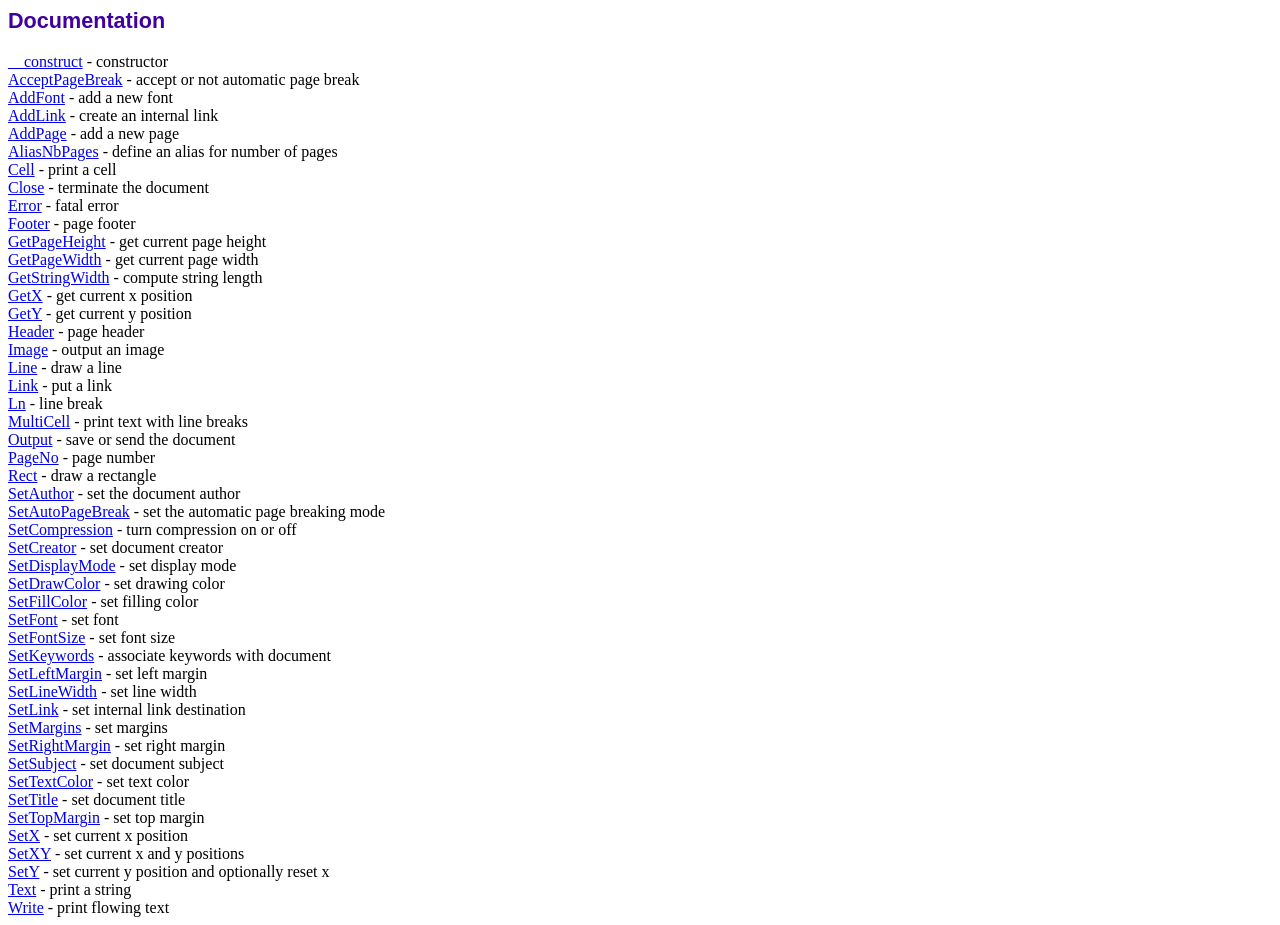
<file: fpdf186/doc/index.htm>
<!DOCTYPE html PUBLIC "-//W3C//DTD HTML 4.01 Transitional//EN">
<html>
<head>
<meta http-equiv="Content-Type" content="text/html; charset=UTF-8">
<title>Documentation</title>
<link type="text/css" rel="stylesheet" href="../fpdf.css">
</head>
<body>
<h1>Documentation</h1>
<a href="__construct.htm">__construct</a> - constructor<br>
<a href="acceptpagebreak.htm">AcceptPageBreak</a> - accept or not automatic page break<br>
<a href="addfont.htm">AddFont</a> - add a new font<br>
<a href="addlink.htm">AddLink</a> - create an internal link<br>
<a href="addpage.htm">AddPage</a> - add a new page<br>
<a href="aliasnbpages.htm">AliasNbPages</a> - define an alias for number of pages<br>
<a href="cell.htm">Cell</a> - print a cell<br>
<a href="close.htm">Close</a> - terminate the document<br>
<a href="error.htm">Error</a> - fatal error<br>
<a href="footer.htm">Footer</a> - page footer<br>
<a href="getpageheight.htm">GetPageHeight</a> - get current page height<br>
<a href="getpagewidth.htm">GetPageWidth</a> - get current page width<br>
<a href="getstringwidth.htm">GetStringWidth</a> - compute string length<br>
<a href="getx.htm">GetX</a> - get current x position<br>
<a href="gety.htm">GetY</a> - get current y position<br>
<a href="header.htm">Header</a> - page header<br>
<a href="image.htm">Image</a> - output an image<br>
<a href="line.htm">Line</a> - draw a line<br>
<a href="link.htm">Link</a> - put a link<br>
<a href="ln.htm">Ln</a> - line break<br>
<a href="multicell.htm">MultiCell</a> - print text with line breaks<br>
<a href="output.htm">Output</a> - save or send the document<br>
<a href="pageno.htm">PageNo</a> - page number<br>
<a href="rect.htm">Rect</a> - draw a rectangle<br>
<a href="setauthor.htm">SetAuthor</a> - set the document author<br>
<a href="setautopagebreak.htm">SetAutoPageBreak</a> - set the automatic page breaking mode<br>
<a href="setcompression.htm">SetCompression</a> - turn compression on or off<br>
<a href="setcreator.htm">SetCreator</a> - set document creator<br>
<a href="setdisplaymode.htm">SetDisplayMode</a> - set display mode<br>
<a href="setdrawcolor.htm">SetDrawColor</a> - set drawing color<br>
<a href="setfillcolor.htm">SetFillColor</a> - set filling color<br>
<a href="setfont.htm">SetFont</a> - set font<br>
<a href="setfontsize.htm">SetFontSize</a> - set font size<br>
<a href="setkeywords.htm">SetKeywords</a> - associate keywords with document<br>
<a href="setleftmargin.htm">SetLeftMargin</a> - set left margin<br>
<a href="setlinewidth.htm">SetLineWidth</a> - set line width<br>
<a href="setlink.htm">SetLink</a> - set internal link destination<br>
<a href="setmargins.htm">SetMargins</a> - set margins<br>
<a href="setrightmargin.htm">SetRightMargin</a> - set right margin<br>
<a href="setsubject.htm">SetSubject</a> - set document subject<br>
<a href="settextcolor.htm">SetTextColor</a> - set text color<br>
<a href="settitle.htm">SetTitle</a> - set document title<br>
<a href="settopmargin.htm">SetTopMargin</a> - set top margin<br>
<a href="setx.htm">SetX</a> - set current x position<br>
<a href="setxy.htm">SetXY</a> - set current x and y positions<br>
<a href="sety.htm">SetY</a> - set current y position and optionally reset x<br>
<a href="text.htm">Text</a> - print a string<br>
<a href="write.htm">Write</a> - print flowing text<br>
</body>
</html>
</file>
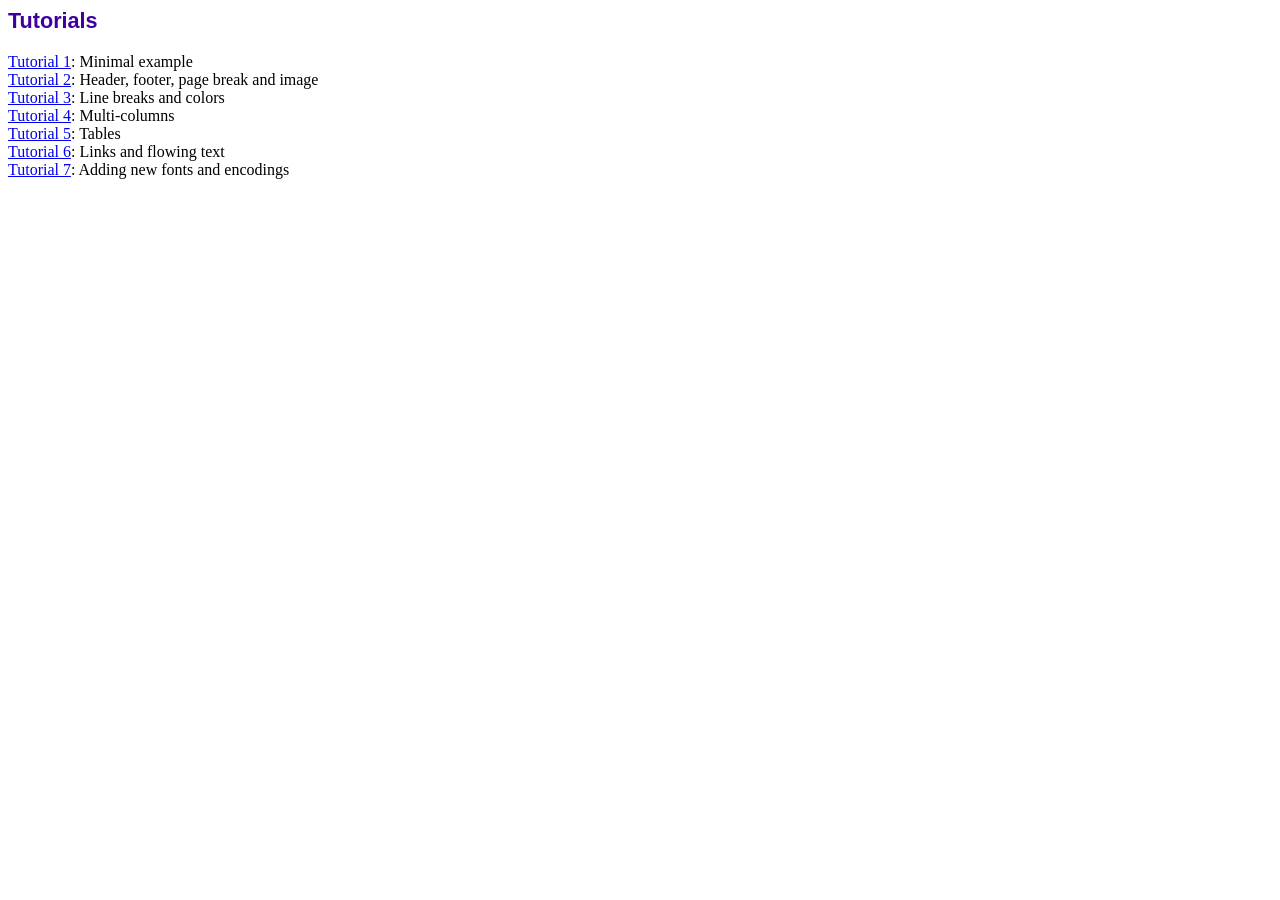
<file: fpdf186/tutorial/index.htm>
<!DOCTYPE html PUBLIC "-//W3C//DTD HTML 4.01 Transitional//EN">
<html>
<head>
<meta http-equiv="Content-Type" content="text/html; charset=UTF-8">
<title>Tutorials</title>
<link type="text/css" rel="stylesheet" href="../fpdf.css">
</head>
<body>
<h1>Tutorials</h1>
<ul style="list-style-type:none; margin-left:0; padding-left:0">
<li><a href="tuto1.htm">Tutorial 1</a>: Minimal example</li>
<li><a href="tuto2.htm">Tutorial 2</a>: Header, footer, page break and image</li>
<li><a href="tuto3.htm">Tutorial 3</a>: Line breaks and colors</li>
<li><a href="tuto4.htm">Tutorial 4</a>: Multi-columns</li>
<li><a href="tuto5.htm">Tutorial 5</a>: Tables</li>
<li><a href="tuto6.htm">Tutorial 6</a>: Links and flowing text</li>
<li><a href="tuto7.htm">Tutorial 7</a>: Adding new fonts and encodings</li>
</ul>
</body>
</html>
</file>
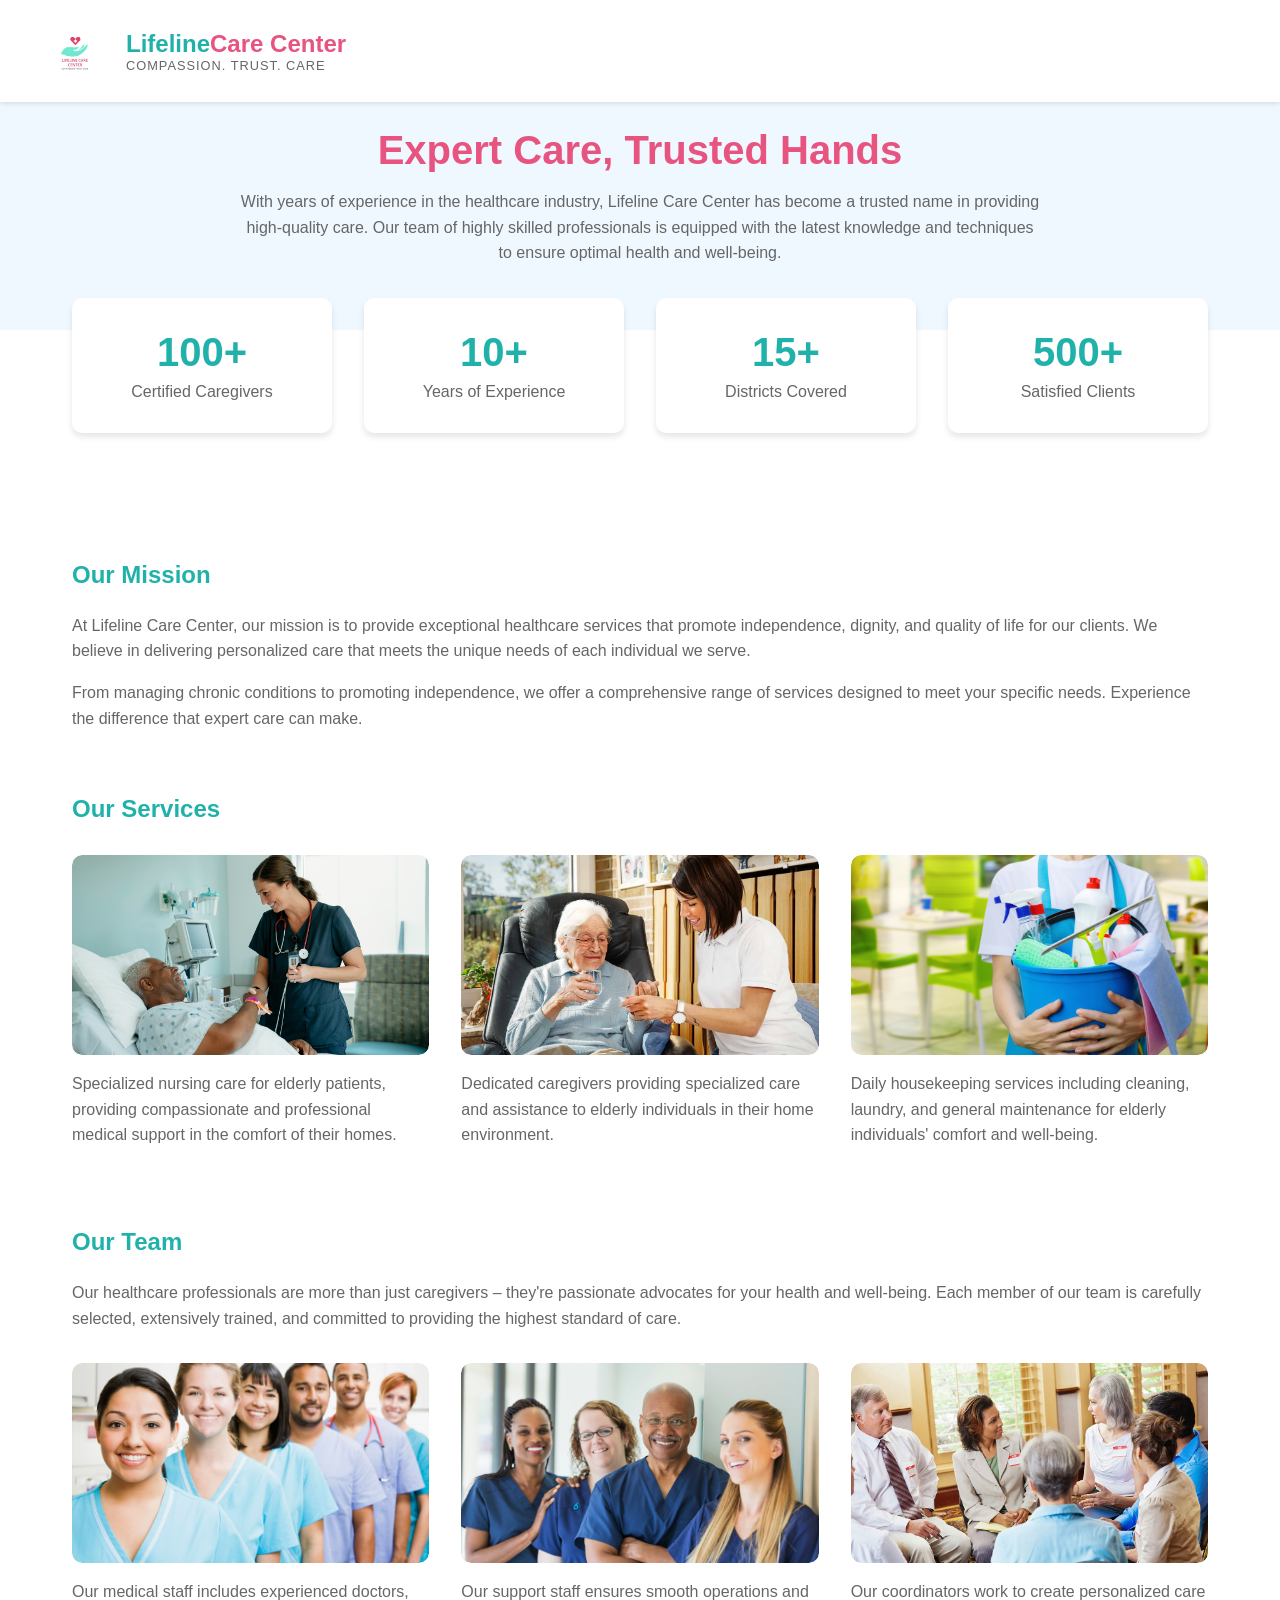
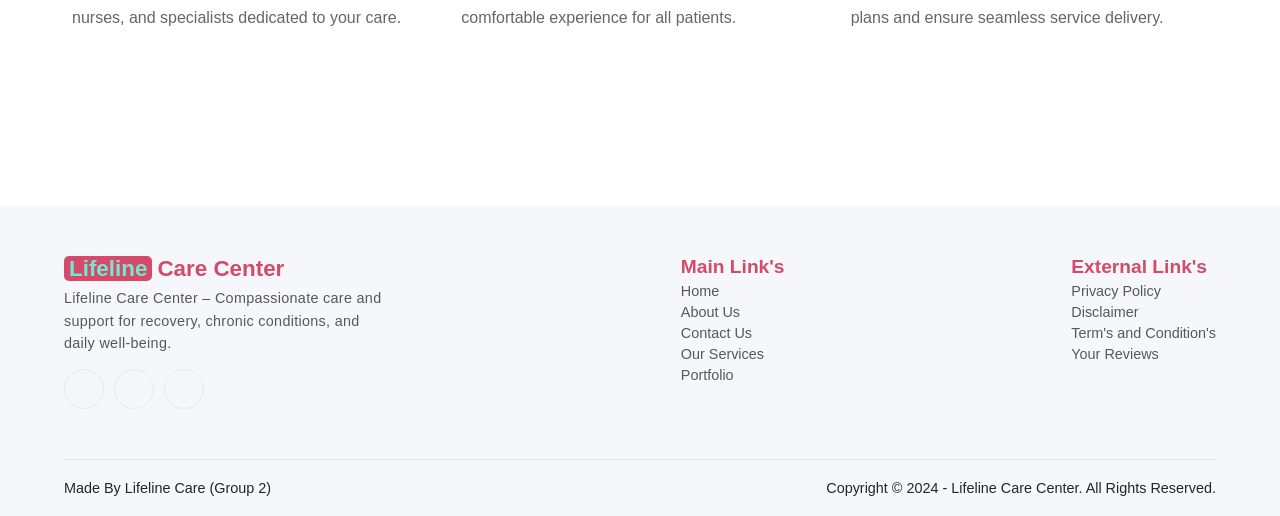
<file: AboutUsPage.html>
<!DOCTYPE html>
<html lang="en">
<head>
    <meta charset="UTF-8">
    <meta name="viewport" content="width=device-width, initial-scale=1.0">
    <title>About Us - Lifeline Care Center</title>
    <link rel="stylesheet" href="css/style.css">
    <style>
        * {
            margin: 0;
            padding: 0;
            box-sizing: border-box;
            font-family: 'Arial', sans-serif;
        }

        :root {
            --primary-color: #20B2AA;
            --secondary-color: #E75480;
            --light-blue: #F0F8FF;
        }

        .header {
            background-color: white;
            padding: 1rem;
            box-shadow: 0 2px 4px rgba(0,0,0,0.1);
            position: fixed;
            width: 100%;
            top: 0;
            z-index: 100;
        }

        .nav {
            max-width: 1200px;
            margin: 0 auto;
            display: flex;
            justify-content: space-between;
            align-items: center;
        }

        .logo {
            display: flex;
            align-items: center;
            text-decoration: none;
        }

        .logo-container {
            display: flex;
            align-items: center;
            gap: 1rem;
        }

        .logo-image {
            width: 70px;
            height: 70px;
            display: flex;
            align-items: center;
        }

        .logo-text {
            display: flex;
            flex-direction: column;
        }

        .logo-title {
            font-size: 1.5rem;
            font-weight: bold;
            color: var(--secondary-color);
        }

        .logo-title span {
            color: var(--primary-color);
        }

        .logo-tagline {
            font-size: 0.8rem;
            color: #666;
            text-transform: uppercase;
            letter-spacing: 1px;
        }

        .hero {
            background-color: var(--light-blue);
            padding: 8rem 2rem 4rem;
            text-align: center;
        }

        .hero h1 {
            color: var(--secondary-color);
            font-size: 2.5rem;
            margin-bottom: 1rem;
        }

        .hero p {
            max-width: 800px;
            margin: 0 auto;
            color: #666;
            line-height: 1.6;
        }

        .stats {
            display: grid;
            grid-template-columns: repeat(auto-fit, minmax(200px, 1fr));
            gap: 2rem;
            max-width: 1200px;
            margin: -4rem auto 0;
            padding: 2rem;
        }

        .stat-card {
            background: white;
            padding: 2rem;
            border-radius: 10px;
            box-shadow: 0 4px 6px rgba(0,0,0,0.1);
            text-align: center;
            transition: transform 0.3s ease;
        }

        .stat-card:hover {
            transform: translateY(-5px);
        }

        .stat-number {
            font-size: 2.5rem;
            color: var(--primary-color);
            font-weight: bold;
        }

        .stat-label {
            color: #666;
            margin-top: 0.5rem;
        }

        .content {
            max-width: 1200px;
            margin: 4rem auto;
            padding: 2rem;
        }

        .section {
            margin-bottom: 4rem;
        }

        .section h2 {
            color: var(--primary-color);
            margin-bottom: 1.5rem;
        }

        .section p {
            color: #666;
            line-height: 1.6;
            margin-bottom: 1rem;
        }

        .team-grid {
            display: grid;
            grid-template-columns: repeat(auto-fit, minmax(300px, 1fr));
            gap: 2rem;
            margin-top: 2rem;
        }

        .image-container {
            width: 100%;
            height: 200px;
            margin-bottom: 1rem;
            border-radius: 10px;
            overflow: hidden;
        }

        .team-image {
            width: 100%;
            height: 100%;
            object-fit: cover;
            border-radius: 10px;
        }

        @media (max-width: 768px) {
            .hero {
                padding: 6rem 1rem 3rem;
            }

            .hero h1 {
                font-size: 2rem;
            }

            .stats {
                margin-top: -2rem;
            }

            .stat-card {
                padding: 1.5rem;
            }
        }
    </style>
</head>
<body>
    <header class="header">
        <nav class="nav">
            <div class="logo-container">
                <img src="images/logo.png" alt="logo-image" class="logo-image">
                <div class="logo-text">
                    <div class="logo-title">
                        <span>Lifeline</span>Care Center
                    </div>
                    <div class="logo-tagline">Compassion. Trust. Care</div>
                </div>
            </div>
        </nav>
    </header>

    <section class="hero">
        <h1>Expert Care, Trusted Hands</h1>
        <p>With years of experience in the healthcare industry, Lifeline Care Center has become a trusted name in providing high-quality care. Our team of highly skilled professionals is equipped with the latest knowledge and techniques to ensure optimal health and well-being.</p>
    </section>

    <div class="stats">
        <div class="stat-card">
            <div class="stat-number">100+</div>
            <div class="stat-label">Certified Caregivers</div>
        </div>
        <div class="stat-card">
            <div class="stat-number">10+</div>
            <div class="stat-label">Years of Experience</div>
        </div>
        <div class="stat-card">
            <div class="stat-number">15+</div>
            <div class="stat-label">Districts Covered</div>
        </div>
        <div class="stat-card">
            <div class="stat-number">500+</div>
            <div class="stat-label">Satisfied Clients</div>
        </div>
    </div>

    <main class="content">
        <section class="section">
            <h2>Our Mission</h2>
            <p>At Lifeline Care Center, our mission is to provide exceptional healthcare services that promote independence, dignity, and quality of life for our clients. We believe in delivering personalized care that meets the unique needs of each individual we serve.</p>
            <p>From managing chronic conditions to promoting independence, we offer a comprehensive range of services designed to meet your specific needs. Experience the difference that expert care can make.</p>
        </section>

        <section class="section">
            <h2>Our Services</h2>
            <div class="team-grid">
                <div>
                    <div class="image-container">
                        <img src="images/treatingPic.jpg" alt="Primary Care" class="team-image">
                    </div>
                    <p>Specialized nursing care for elderly patients, providing compassionate and professional medical support in the comfort of their homes.</p>
                </div>
                <div>
                    <div class="image-container">
                        <img src="images/caregiving.jpeg" alt="Specialized Care" class="team-image">
                    </div>
                    <p>Dedicated caregivers providing specialized care and assistance to elderly individuals in their home environment.</p>
                </div>
                <div>
                    <div class="image-container">
                        <img src="images/cleaning.jpeg" alt="Home Care" class="team-image">
                    </div>
                    <p>Daily housekeeping services including cleaning, laundry, and general maintenance for elderly individuals' comfort and well-being.</p>
                </div>
            </div>
        </section>

        <section class="section">
            <h2>Our Team</h2>
            <p>Our healthcare professionals are more than just caregivers – they're passionate advocates for your health and well-being. Each member of our team is carefully selected, extensively trained, and committed to providing the highest standard of care.</p>
            <div class="team-grid">
                <div>
                    <div class="image-container">
                        <img src="images/nurses.jpg" alt="Medical Staff" class="team-image">
                    </div>
                    <p>Our medical staff includes experienced doctors, nurses, and specialists dedicated to your care.</p>
                </div>
                <div>
                    <div class="image-container">
                        <img src="images/caregivers.jpg" alt="Support Team" class="team-image">
                    </div>
                    <p>Our support staff ensures smooth operations and comfortable experience for all patients.</p>
                </div>
                <div>
                    <div class="image-container">
                        <img src="images/cordinators.jpg" alt="Care Coordinators" class="team-image">
                    </div>
                    <p>Our coordinators work to create personalized care plans and ensure seamless service delivery.</p>
                </div>
            </div>
        </section>
    </main>

    <footer>
        <div class="footer-container">
            <!--**comoany-box**-->
            <div class="footer-company-box">
                <!--logo-->
                <a href="#" class="logo-name"><span>Lifeline</span>Care Center</a>
                <!--details-->
                <p>Lifeline Care Center – Compassionate care and support for recovery, chronic conditions, and daily well-being.</p>
                <!--social-box-->
                <div class="footer-social">
                    <a href="https://www.facebook.com/profile.php?id=61570740961821&mibextid=ZbWKwL" target="_blank"><i class="fa-brands fa-facebook-f"></i></a>
                    <a href="#"><i class="fa-brands fa-instagram"></i></a>
                    <a href="#"><i class="fa-brands fa-twitter"></i></a>
                    
                </div>
            </div>
            <!--**link-box***-->
            <div class="footer-link-box">
                <strong>Main Link's</strong>
                <ul>
                    <li><a href="#">Home</a></li>
                    <li><a href="#about-us">About Us</a></li>
                    <li><a href="#why-choose-us">Contact Us</a></li>
                    <li><a href="#our-services">Our Services</a></li>
                    <li><a href="#our-team">Portfolio</a></li>
                </ul>
            </div>
            
            <!--**link-box***-->
            <div class="footer-link-box">
                <strong>External Link's</strong>
                <ul>
                    <li><a href="#">Privacy Policy</a></li>
                    <li><a href="#">Disclaimer</a></li>
                    <li><a href="#">Term's and Condition's</a></li>
                    <li><a href="review.php">Your Reviews</a></li>
                </ul>
            </div>
            
   
        </div>

        <!--**bottom**********************-->
        <div class="footer-bottom">
            <span class="footer-owner">Made By Lifeline Care (Group 2)</span>
            <span class="copyright">Copyright © 2024 - Lifeline Care Center. All Rights Reserved.</span>
        </div>
    </footer>

    <script>
        // Add smooth scrolling for statistics animation
        const stats = document.querySelectorAll('.stat-number');
        
        const observerOptions = {
            threshold: 0.5
        };

        const observer = new IntersectionObserver((entries) => {
            entries.forEach(entry => {
                if (entry.isIntersecting) {
                    entry.target.style.opacity = 1;
                    entry.target.style.transform = 'translateY(0)';
                }
            });
        }, observerOptions);

        stats.forEach(stat => {
            stat.style.opacity = 0;
            stat.style.transform = 'translateY(20px)';
            stat.style.transition = 'opacity 0.6s ease, transform 0.6s ease';
            observer.observe(stat);
        });

        // Add smooth scroll behavior for navigation
        document.querySelectorAll('a[href^="#"]').forEach(anchor => {
            anchor.addEventListener('click', function (e) {
                e.preventDefault();
                document.querySelector(this.getAttribute('href')).scrollIntoView({
                    behavior: 'smooth'
                });
            });
        });
    </script>
</body>
</html>
</file>
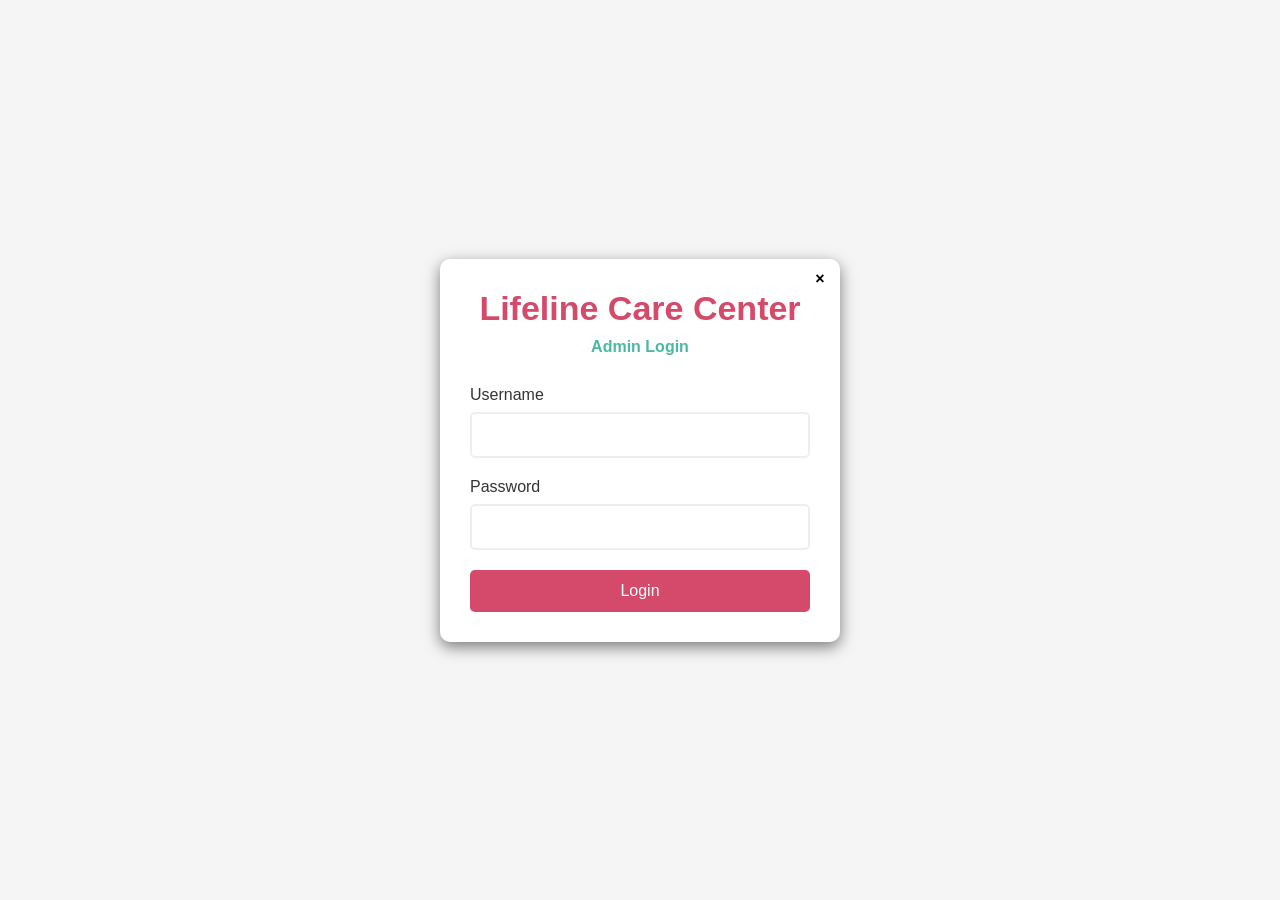
<file: adminLogin.html>
<!DOCTYPE html>
<html lang="en">
<head>
    <meta charset="UTF-8">
    <meta name="viewport" content="width=device-width, initial-scale=1.0">
    <title>Lifeline Care Center - Admin Login</title>
    <link rel="stylesheet" href="css/adminLogin.css">
    <style>
        .login-container{
            position: relative;
        }
        .close-btn{
            position: absolute;
            font-weight: 600;
            top: 10px;
            right: 10px;
            width: 20px;
            height: 20px;
            background: white;
            color: black;
            text-align: center;
            line-height: 19px;
            border-radius: 15px;
            cursor: pointer;
            text-decoration: none;
        }
        .close-btn:hover{
            background: #f0f0f0;
        }
    </style>
</head>
<body>

    <div class="login-container">
        <div class="login-header">
            <a href="index.html" class="close-btn">&times;</a>
            <h1>Lifeline Care Center</h1>
            <div class="subtitle">Admin Login</div>
        </div>
        <form id="loginForm" onsubmit="return validateLogin(event)">
            <div class="input-group">
                <label for="username">Username</label>
                <input type="text" id="username" name="username" required>
            </div>
            <div class="input-group">
                <label for="password">Password</label>
                <input type="password" id="password" name="password" required>
            </div>
            <button type="submit" class="login-btn">Login</button>
            <div id="errorMessage" class="error-message">Invalid username or password</div>
        </form>
    </div>

    <script>
        function validateLogin(event) {
            event.preventDefault();
            
            const username = document.getElementById('username').value;
            const password = document.getElementById('password').value;
            const errorMessage = document.getElementById('errorMessage');
            const loginContainer = document.querySelector('.login-container');

            if (username === 'admin' && password === 'admin123') {
                // Successful login
                errorMessage.style.display = 'none';
                window.location.href = 'adminHome.php'; // Redirect to dashboard
            } else {
                // Failed login
                errorMessage.style.display = 'block';
                loginContainer.classList.add('shake');
                
                // Remove shake animation after it completes
                setTimeout(() => {
                    loginContainer.classList.remove('shake');
                }, 500);
            }

            return false;
        }
    </script>
</body>
</html>
</file>
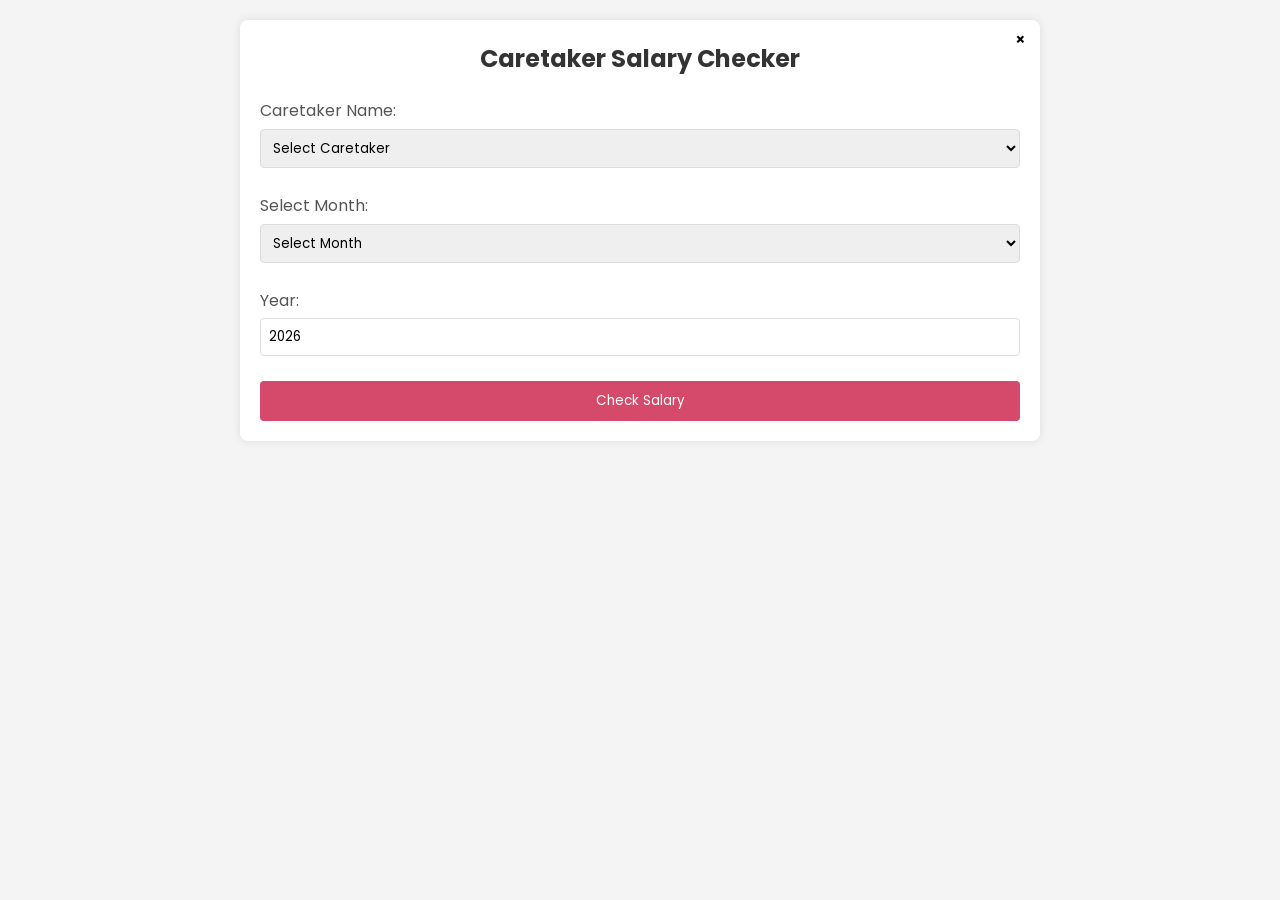
<file: caretakerSalary.html>
<!DOCTYPE html>
<html lang="en">
<head>
    <meta charset="UTF-8">
    <meta http-equiv="X-UA-Compatible" content="IE=edge">
    <meta name="viewport" content="width=device-width, initial-scale=1.0">
    <!--==title========================-->
    <title>Admin | Lifeline Care Center</title>
    <!--==Fav-icon=====================-->
    <link rel="shortcut icon" href="images/titleIcon.png">
    <!--==CSS==========================-->
    <link rel="stylesheet" href="css/adminManageStaff.css">
    <link rel="preconnect" href="https://fonts.googleapis.com"><link rel="preconnect" href="https://fonts.gstatic.com" crossorigin><link href="https://fonts.googleapis.com/css2?family=Poppins:ital,wght@0,100;0,200;0,300;0,400;0,500;0,600;0,700;0,800;0,900;1,100;1,200;1,300;1,400;1,500;1,600;1,700;1,800;1,900&display=swap" rel="stylesheet">
    <!--==Font-Awesome-for-icons=====-->
    <link rel="stylesheet" href="https://cdnjs.cloudflare.com/ajax/libs/font-awesome/6.2.1/css/all.min.css">
    <!-- Link Swiper's CSS -->
    <link
      rel="stylesheet"
      href="https://cdn.jsdelivr.net/npm/swiper/swiper-bundle.min.css"/>
    <style>
        * {
            margin: 0;
            padding: 0;
            box-sizing: border-box;
        }

        body {
            font-family: Arial, sans-serif;
            line-height: 1.6;
            padding: 20px;
            background-color: #f4f4f4;
        }

        .container {
            max-width: 800px;
            margin: 0 auto;
            background-color: white;
            padding: 20px;
            border-radius: 8px;
            position: relative;
            box-shadow: 0 0 10px rgba(0,0,0,0.1);
        }

        h1 {
            text-align: center;
            color: #333;
            margin-bottom: 20px;
        }

        .form-group {
            margin-bottom: 15px;
        }

        label {
            display: block;
            margin-bottom: 5px;
            color: #555;
        }

        input, select {
            width: 100%;
            padding: 8px;
            border: 1px solid #ddd;
            border-radius: 4px;
            margin-bottom: 10px;
        }

        button {
            background-color: #D54A6A;
            color: white;
            padding: 10px 15px;
            border: none;
            border-radius: 4px;
            cursor: pointer;
            width: 100%;
        }
        .close-btn{
            position: absolute;
            font-weight: 600;
            top: 10px;
            right: 10px;
            width: 20px;
            height: 20px;
            background: white;
            color: black;
            text-align: center;
            line-height: 19px;
            border-radius: 15px;
            cursor: pointer;
            text-decoration: none;
        }
        .close-btn:hover{
            background: #f0f0f0;
        }
        button:hover {
            background-color: #A53954 ;
        }

        table {
            width: 100%;
            border-collapse: collapse;
            margin-top: 20px;
        }

        th, td {
            padding: 12px;
            text-align: left;
            border-bottom: 1px solid #ddd;
        }

        th {
            background-color: #D54A6A;
            color: white;
        }

        tr:nth-child(even) {
            background-color: #f2f2f2;
        }

        #resultArea {
            margin-top: 20px;
            display: none;
        }

        .error {
            color: red;
            padding: 10px;
            text-align: center;
        }
    </style>
</head>
<body>
    <div class="container">
        <a href="manageCaretakers.php" class="close-btn">&times;</a>
        <h1>Caretaker Salary Checker</h1>
        
        <form id="salaryForm" method="POST">
            <div class="form-group">
                <label for="caretakerName">Caretaker Name:</label>
                <select id="caretakerName" name="caretakerName" required>
                    <option value="">Select Caretaker</option>
                </select>
            </div>

            <div class="form-group">
                <label for="month">Select Month:</label>
                <select id="month" name="month" required>
                    <option value="">Select Month</option>
                    <option value="01">January</option>
                    <option value="02">February</option>
                    <option value="03">March</option>
                    <option value="04">April</option>
                    <option value="05">May</option>
                    <option value="06">June</option>
                    <option value="07">July</option>
                    <option value="08">August</option>
                    <option value="09">September</option>
                    <option value="10">October</option>
                    <option value="11">November</option>
                    <option value="12">December</option>
                </select>
            </div>

            <div class="form-group">
                <label for="year">Year:</label>
                <input type="number" id="year" name="year" min="2015" max="2050" required>
            </div>

            <button type="submit">Check Salary</button>
        </form>

        <div id="resultArea">
            <h2>Salary Details</h2>
            <table id="salaryTable">
                <thead>
                    <tr>
                        <th>Category</th>
                        <th>Details</th>
                    </tr>
                </thead>
                <tbody>
                    <tr>
                        <td>Caretaker Name</td>
                        <td id="resultName"></td>
                    </tr>
                    <tr>
                        <td>Position</td>
                        <td id="resultPosition"></td>
                    </tr>
                    <tr>
                        <td>Experience</td>
                        <td id="resultExperience"></td>
                    </tr>
                    <tr>
                        <td>Month/Year</td>
                        <td id="resultPeriod"></td>
                    </tr>
                    <tr>
                        <td>Active Assignments</td>
                        <td id="resultAssignments"></td>
                    </tr>
                    <tr>
                        <td>Total Days Worked</td>
                        <td id="resultDaysWorked"></td>
                    </tr>
                    <tr>
                        <td>Base Rate</td>
                        <td id="resultBaseRate"></td>
                    </tr>
                    <tr>
                        <td>Total Earnings</td>
                        <td id="resultTotal"></td>
                    </tr>
                </tbody>
            </table>
        </div>
    </div>

    <script>
        // Load caretaker names on page load
        window.addEventListener('load', function() {
            fetch('check_salary.php?action=get_caretakers')
                .then(response => response.json())
                .then(data => {
                    const select = document.getElementById('caretakerName');
                    data.forEach(caretaker => {
                        const option = document.createElement('option');
                        option.value = caretaker.full_name;
                        option.textContent = caretaker.full_name;
                        select.appendChild(option);
                    });
                })
                .catch(error => console.error('Error:', error));
        });

        document.getElementById('salaryForm').addEventListener('submit', function(e) {
            e.preventDefault();
            
            const formData = new FormData(this);
            
            fetch('check_salary.php', {
                method: 'POST',
                body: formData
            })
            .then(response => response.json())
            .then(data => {
                if (data.success) {
                    document.getElementById('resultArea').style.display = 'block';
                    document.getElementById('resultName').textContent = data.name;
                    document.getElementById('resultPosition').textContent = data.position;
                    document.getElementById('resultExperience').textContent = data.experience;
                    document.getElementById('resultPeriod').textContent = `${data.month}/${data.year}`;
                    document.getElementById('resultAssignments').textContent = data.active_assignments;
                    document.getElementById('resultDaysWorked').textContent = data.days_worked;
                    document.getElementById('resultBaseRate').textContent = `Rs. ${data.base_rate}`;
                    document.getElementById('resultTotal').textContent = `Rs. ${data.total_earnings}`;
                } else {
                    alert('Error: ' + data.message);
                }
            })
            .catch(error => {
                console.error('Error:', error);
                alert('An error occurred while fetching the data.');
            });
        });

        // Set default year to current year
        document.getElementById('year').value = new Date().getFullYear();
    </script>
</div>
</body>
</html>
</file>
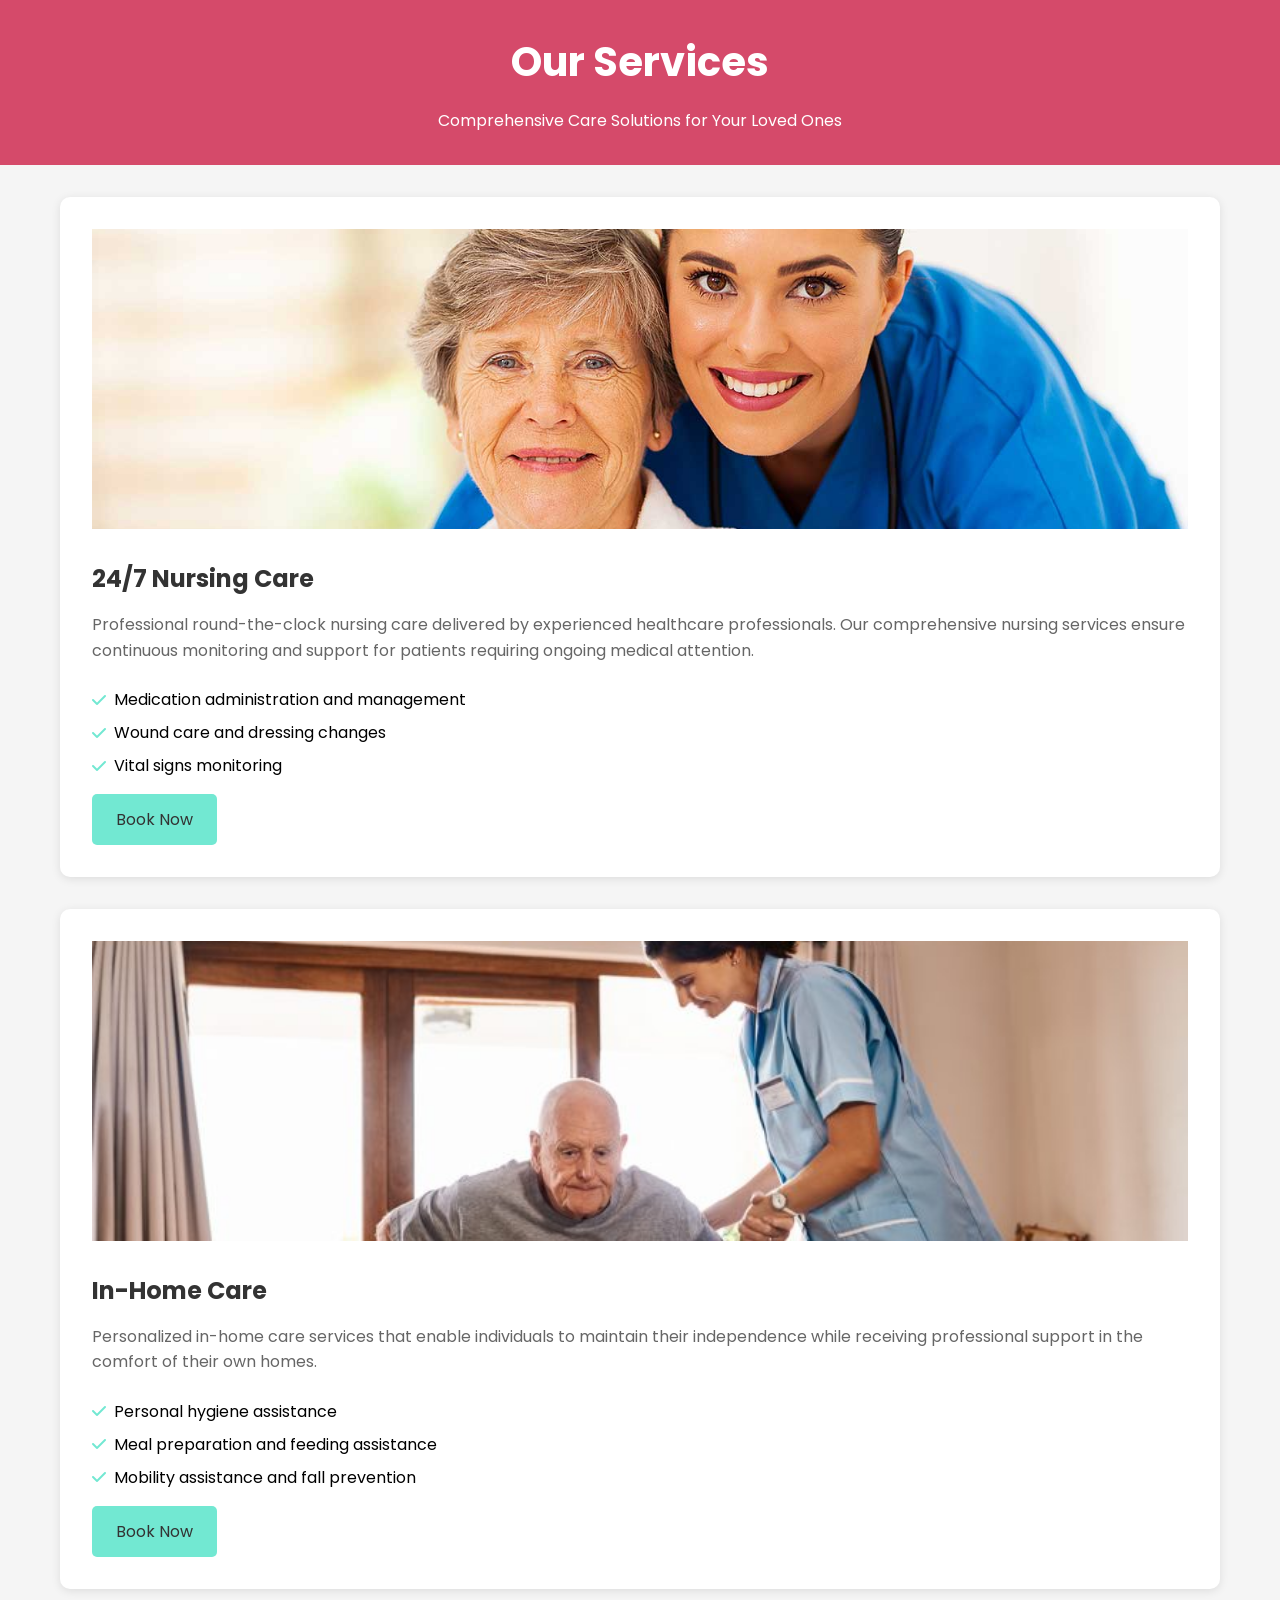
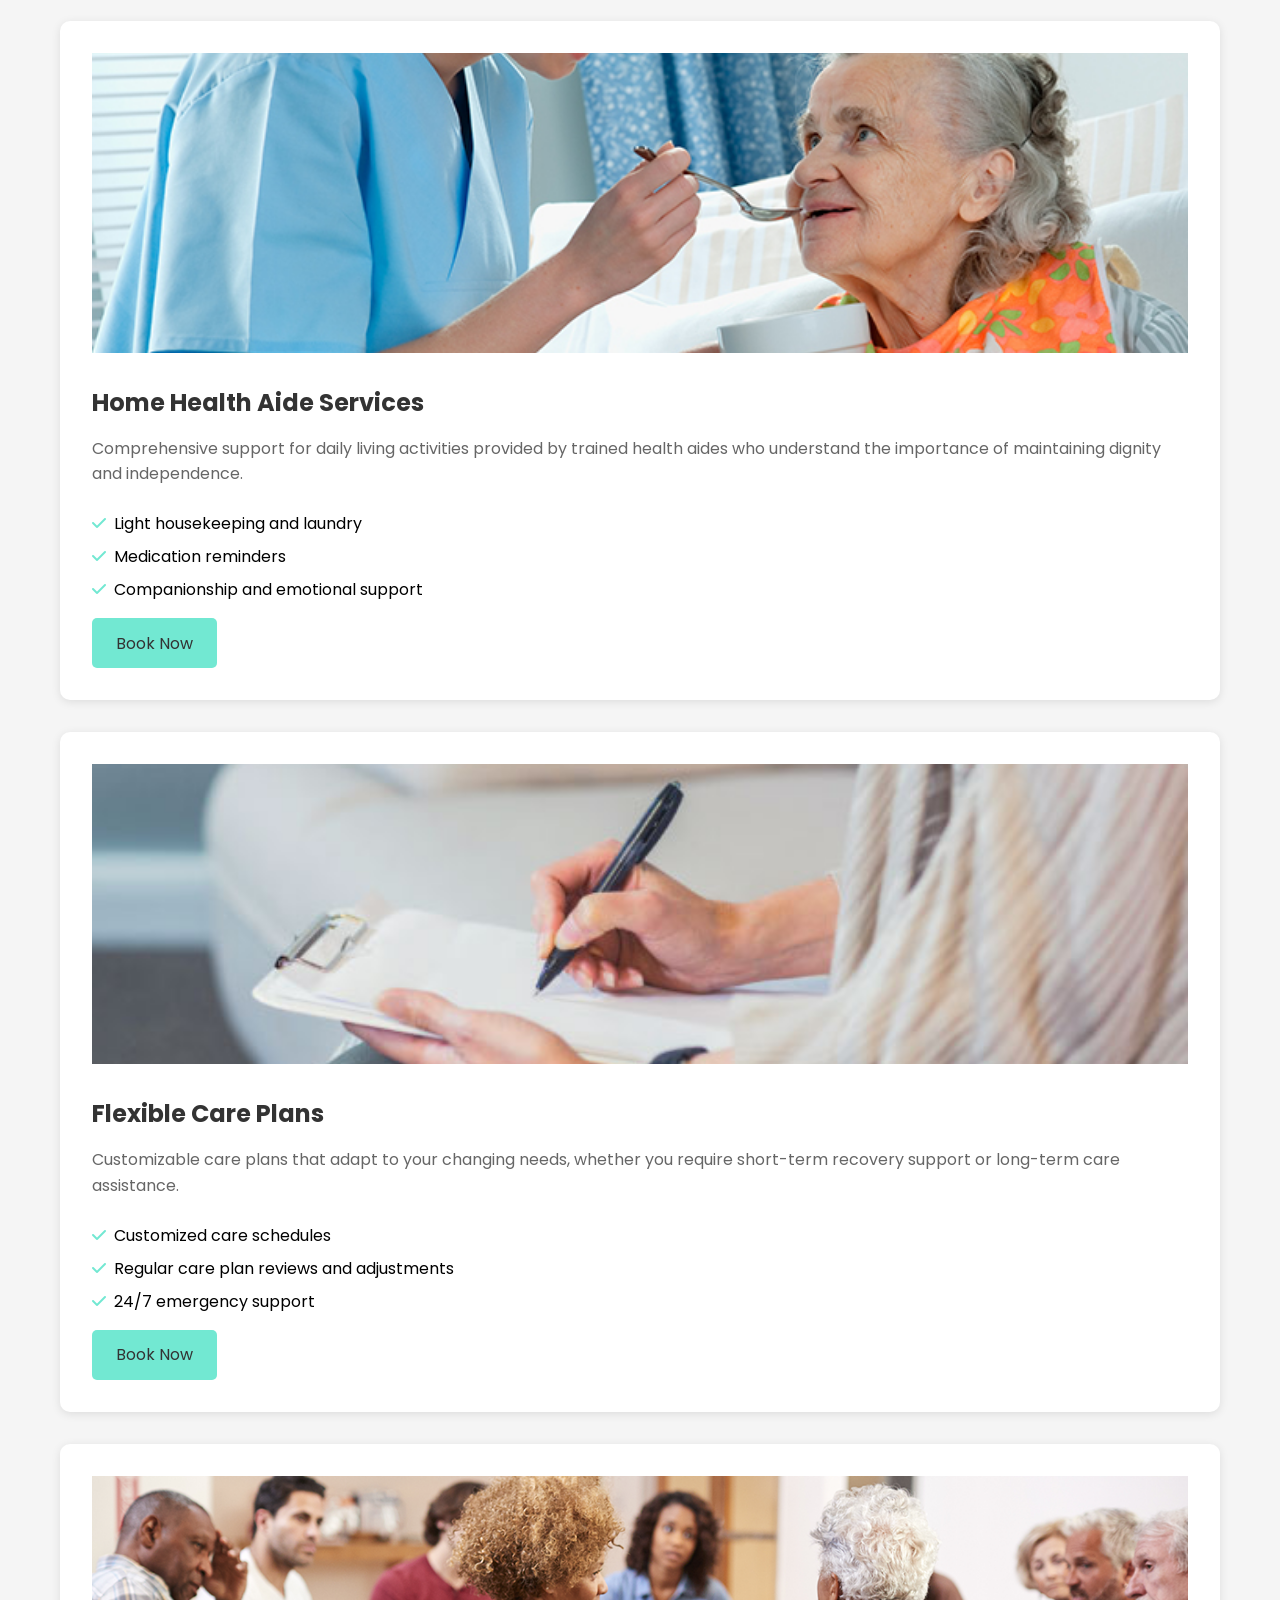
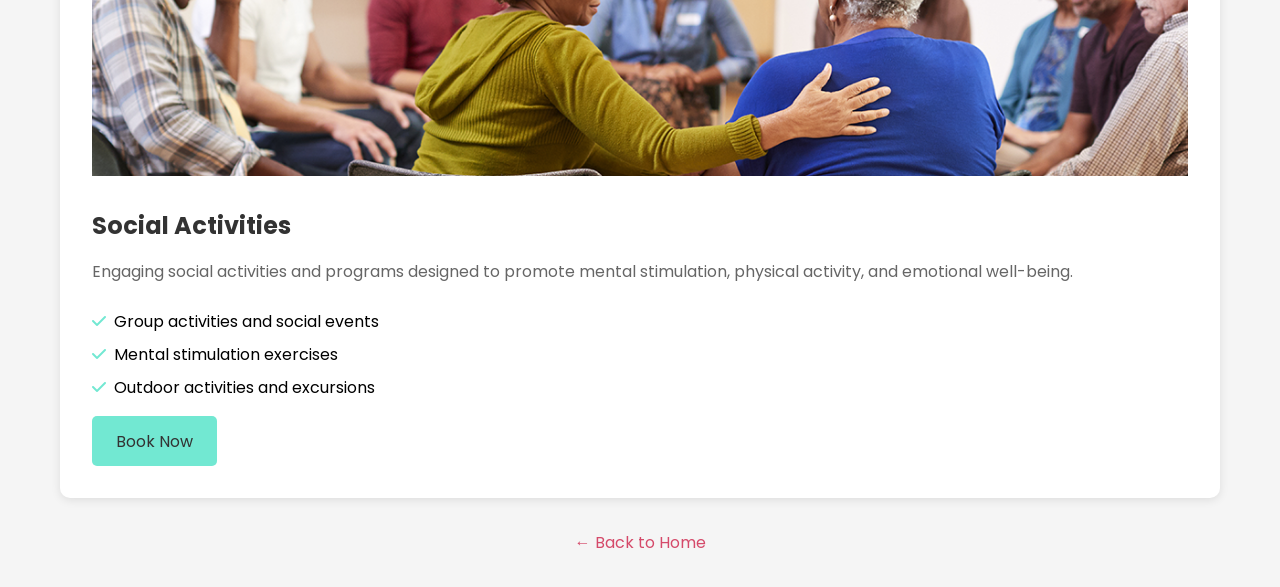
<file: IndexServicePage.html>
<!DOCTYPE html>
<html lang="en">
<head>
    <meta charset="UTF-8">
    <meta http-equiv="X-UA-Compatible" content="IE=edge">
    <meta name="viewport" content="width=device-width, initial-scale=1.0">
    <!--==title========================-->
    <title>Lifeline Care Center</title>
    <!--==Fav-icon=====================-->
    <link rel="shortcut icon" href="images/titleIcon.png">
    <!--==CSS==========================-->
    <link rel="stylesheet" href="css/style.css">
    <link rel="preconnect" href="https://fonts.googleapis.com"><link rel="preconnect" href="https://fonts.gstatic.com" crossorigin><link href="https://fonts.googleapis.com/css2?family=Poppins:ital,wght@0,100;0,200;0,300;0,400;0,500;0,600;0,700;0,800;0,900;1,100;1,200;1,300;1,400;1,500;1,600;1,700;1,800;1,900&display=swap" rel="stylesheet">
    <!--==Font-Awesome-for-icons=====-->
    <link rel="stylesheet" href="https://cdnjs.cloudflare.com/ajax/libs/font-awesome/6.2.1/css/all.min.css">
    <!-- Link Swiper's CSS -->
    <link
      rel="stylesheet"
      href="https://cdn.jsdelivr.net/npm/swiper/swiper-bundle.min.css"
    />
    <style>
        * {
            margin: 0;
            padding: 0;
            box-sizing: border-box;
            font-family: 'Poppins', sans-serif;
        }

        body {
            background-color: #f5f5f5;
        }

        .header {
            background-color: #D54A6A;
            color: white;
            text-align: center;
            padding: 2rem;
        }

        .header h1 {
            font-size: 2.5rem;
            margin-bottom: 1rem;
        }

        .services-container {
            max-width: 1200px;
            margin: 2rem auto;
            padding: 0 20px;
        }

        .service-card {
            background: white;
            border-radius: 10px;
            padding: 2rem;
            margin-bottom: 2rem;
            box-shadow: 0 2px 10px rgba(0,0,0,0.1);
            transition: transform 0.3s ease;
        }

        .service-card:hover {
            transform: translateY(-5px);
        }

        .service-icon {
            font-size: 2.5rem;
            color: #D54A6A;
            margin-bottom: 1rem;
        }
        .service-image {
            width: 100%;
            height: 300px;
            object-fit: cover;
            object-position: center 20%;
        }
        .service-image-plan {
            width: 100%;
            height: 300px;
            object-fit: cover;
        }

        .service-title {
            font-size: 1.5rem;
            color: #333;
            margin-bottom: 1rem;
        }

        .service-description {
            color: #666;
            line-height: 1.6;
            margin-bottom: 1rem;
        }

        .service-features {
            margin-top: 1.5rem;
        }

        .feature-item {
            display: flex;
            align-items: center;
            margin-bottom: 0.5rem;
        }

        .feature-item i {
            color: #72E8D2;
            margin-right: 0.5rem;
        }

        .cta-button {
            display: inline-block;
            padding: 0.8rem 1.5rem;
            background-color: #72E8D2;
            color: #333;
            text-decoration: none;
            border-radius: 5px;
            transition: background-color 0.3s ease;
        }

        .cta-button:hover {
            background-color: #5AC0B2;
        }

        .cta-button.disabled {
            background-color: #cccccc;
            color: #666666;
            cursor: not-allowed;
            pointer-events: none;
        }

        .back-to-home {
            text-align: center;
            margin: 2rem 0;
        }

        .back-to-home a {
            color: #D54A6A;
            text-decoration: none;
        }

        .back-to-home a:hover {
            text-decoration: underline;
        }

        /* Modal styles */
        .modal {
            display: none;
            position: fixed;
            z-index: 1000;
            left: 0;
            top: 0;
            width: 100%;
            height: 100%;
            background-color: rgba(0, 0, 0, 0.5);
        }
        
        .modal-content {
            background-color: white;
            margin: 15% auto;
            padding: 20px;
            border-radius: 10px;
            width: 80%;
            max-width: 400px;
            text-align: center;
            box-shadow: 0 5px 15px rgba(0, 0, 0, 0.2);
        }
        
        .modal-title {
            color: #D54A6A;
            margin-bottom: 15px;
        }
        
        .modal-text {
            margin-bottom: 20px;
            color: #333;
        }
        
        .modal-buttons {
            display: flex;
            justify-content: center;
            gap: 15px;
            margin-top: 20px;
        }
        
        .modal-button {
            padding: 10px 20px;
            border: none;
            border-radius: 5px;
            cursor: pointer;
            font-weight: 500;
            transition: background-color 0.3s;
        }
        
        .login-button {
            background-color: #D54A6A;
            color: white;
        }
        
        .cancel-button {
            background-color: #e0e0e0;
            color: #333;
        }
        
        .modal-button:hover {
            opacity: 0.9;
        }
    </style>
</head>
<body>
    <div class="header">
        <h1>Our Services</h1>
        <p>Comprehensive Care Solutions for Your Loved Ones</p>
    </div>

    <div class="services-container">
        <div class="service-card" id="nursing-care">
            <div class="service-icon">
                <img src="images/servicePic1.jpg" alt="group activities" class="service-image">
            </div>
            <h2 class="service-title">24/7 Nursing Care</h2>
            <p class="service-description">
                Professional round-the-clock nursing care delivered by experienced healthcare professionals. Our comprehensive nursing services ensure continuous monitoring and support for patients requiring ongoing medical attention.
            </p>
            <div class="service-features">
                <div class="feature-item">
                    <i class="fa-solid fa-check"></i>
                    <span>Medication administration and management</span>
                </div>
                <div class="feature-item">
                    <i class="fa-solid fa-check"></i>
                    <span>Wound care and dressing changes</span>
                </div>
                <div class="feature-item">
                    <i class="fa-solid fa-check"></i>
                    <span>Vital signs monitoring</span>
                </div>
            </div>
            <p style="margin-top: 1rem;">
                <a href="sign-in.html" class="cta-button">Book Now</a>
            </p>
        </div>

        <div class="service-card" id="in-home-care">
            <div class="service-icon">
                <img src="images/servicePic2.jpg" alt="group activities" class="service-image">
            </div>
            <h2 class="service-title">In-Home Care</h2>
            <p class="service-description">
                Personalized in-home care services that enable individuals to maintain their independence while receiving professional support in the comfort of their own homes.
            </p>
            <div class="service-features">
                <div class="feature-item">
                    <i class="fa-solid fa-check"></i>
                    <span>Personal hygiene assistance</span>
                </div>
                <div class="feature-item">
                    <i class="fa-solid fa-check"></i>
                    <span>Meal preparation and feeding assistance</span>
                </div>
                <div class="feature-item">
                    <i class="fa-solid fa-check"></i>
                    <span>Mobility assistance and fall prevention</span>
                </div>
            </div>
            <p style="margin-top: 1rem;">
                <a href="sign-in.html" class="cta-button">Book Now</a>
            </p>
        </div>

        <div class="service-card" id="home-health-aide">
            <div class="service-icon">
                <img src="images/servicePic3.jpg" alt="group activities" class="service-image-plan">
            </div>
            <h2 class="service-title">Home Health Aide Services</h2>
            <p class="service-description">
                Comprehensive support for daily living activities provided by trained health aides who understand the importance of maintaining dignity and independence.
            </p>
            <div class="service-features">
                <div class="feature-item">
                    <i class="fa-solid fa-check"></i>
                    <span>Light housekeeping and laundry</span>
                </div>
                <div class="feature-item">
                    <i class="fa-solid fa-check"></i>
                    <span>Medication reminders</span>
                </div>
                <div class="feature-item">
                    <i class="fa-solid fa-check"></i>
                    <span>Companionship and emotional support</span>
                </div>
            </div>
            <p style="margin-top: 1rem;">
                <a href="sign-in.html" class="cta-button">Book Now</a>
            </p>
        </div>

        <div class="service-card" id="flexible-care">
            <div class="service-icon">
                <img src="images/planiningPic.jpg" alt="group activities" class="service-image-plan">
            </div>
            <h2 class="service-title">Flexible Care Plans</h2>
            <p class="service-description">
                Customizable care plans that adapt to your changing needs, whether you require short-term recovery support or long-term care assistance.
            </p>
            <div class="service-features">
                <div class="feature-item">
                    <i class="fa-solid fa-check"></i>
                    <span>Customized care schedules</span>
                </div>
                <div class="feature-item">
                    <i class="fa-solid fa-check"></i>
                    <span>Regular care plan reviews and adjustments</span>
                </div>
                <div class="feature-item">
                    <i class="fa-solid fa-check"></i>
                    <span>24/7 emergency support</span>
                </div>
            </div>
            <p style="margin-top: 1rem;">
                <a href="sign-in.html" class="cta-button">Book Now</a>
            </p>
        </div>

        <div class="service-card" id="social-activities">
            <div class="service-icon">
                <img src="images/servicePic4.png" alt="group activities" class="service-image">
            </div>
            <h2 class="service-title">Social Activities</h2>
            <p class="service-description">
                Engaging social activities and programs designed to promote mental stimulation, physical activity, and emotional well-being.
            </p>
            <div class="service-features">
                <div class="feature-item">
                    <i class="fa-solid fa-check"></i>
                    <span>Group activities and social events</span>
                </div>
                <div class="feature-item">
                    <i class="fa-solid fa-check"></i>
                    <span>Mental stimulation exercises</span>
                </div>
                <div class="feature-item">
                    <i class="fa-solid fa-check"></i>
                    <span>Outdoor activities and excursions</span>
                </div>
            </div>
            <p style="margin-top: 1rem;">
                <a href="sign-in.html" class="cta-button">Book Now</a>
            </p>
        </div>
    </div>

    <div class="back-to-home">
        <a href="index.html#our-services">← Back to Home</a>
    </div>

</body>
</html>
</file>
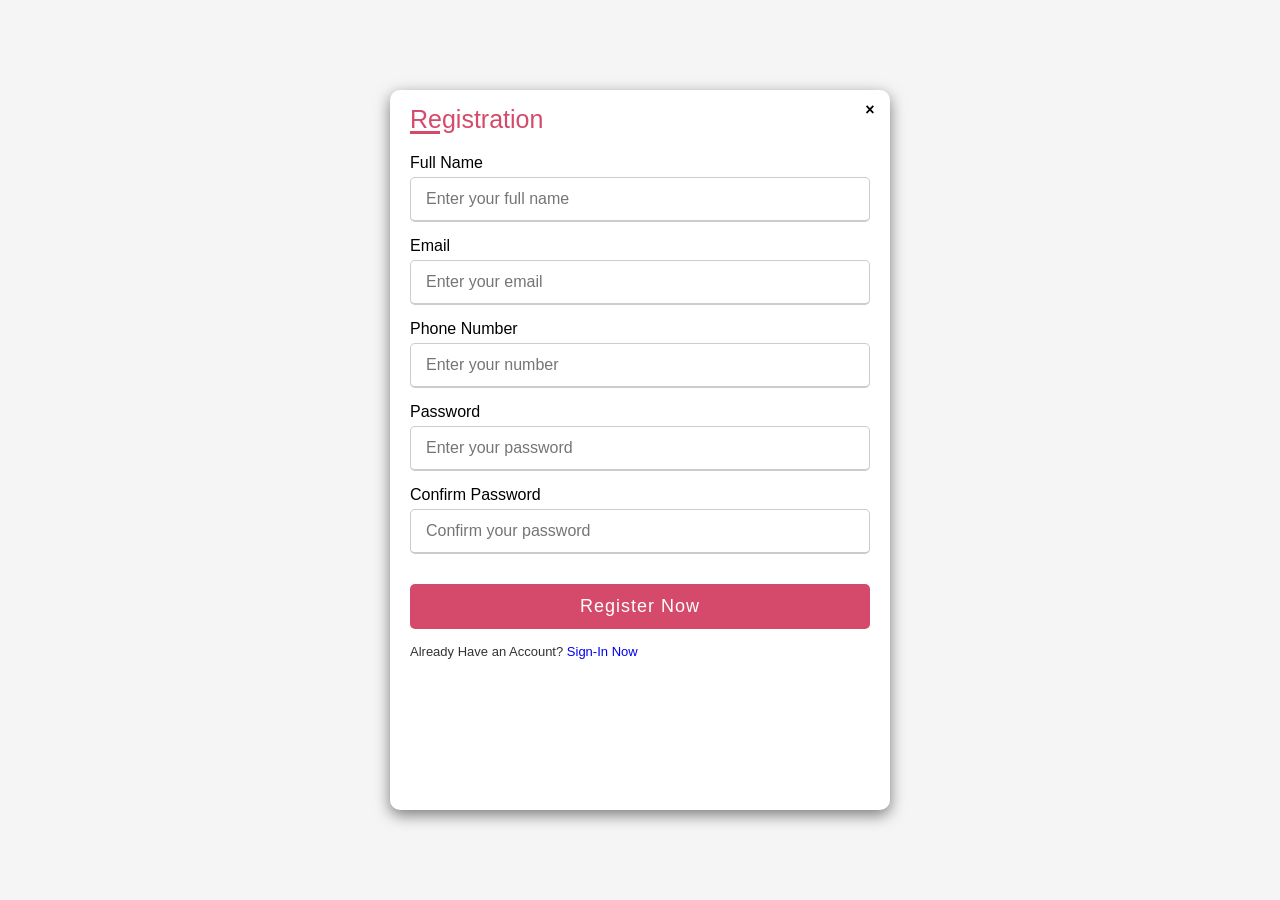
<file: register.html>
<!DOCTYPE html>
<html lang="en">
<head>
    <meta charset="UTF-8">
    <meta name="viewport" content="width=device-width, initial-scale=1.0">
    <title>Lifeline Care Center | Sign-Up</title>
    <link rel="stylesheet" href="css/reg.css">
    <link rel="shortcut icon" href="images/titleIcon.png">
    <style>
        .container{
            position: relative;
        }
        .close-btn{
            position: absolute;
            font-weight: 600;
            top: 10px;
            right: 10px;
            width: 20px;
            height: 20px;
            background: white;
            color: black;
            text-align: center;
            line-height: 19px;
            border-radius: 15px;
            cursor: pointer;
            text-decoration: none;
        }
        .close-btn:hover{
            background: #f0f0f0;
        }
    </style>
    
</head>
<body>

    <div class="container">
        <a href="index.html" class="close-btn">&times;</a>
        <div class="title">Registration</div>
        <form action="registration.php" method="post">
            <div class="user-details">
                <div class="input-box">
                    <span class="details">Full Name</span>
                    <input type="text" name="full_name" placeholder="Enter your full name" required>
                </div>
                <div class="input-box">
                    <span class="details">Email</span>
                    <input type="text"  name="email"  placeholder="Enter your email" required>
                </div>
                <div class="input-box">
                    <span class="details">Phone Number</span>
                    <input type="text"  name="phone"  placeholder="Enter your number" required>
                </div>
                
                <div class="input-box">
                    <span class="details">Password</span>
                    <input type="password" name="password" placeholder="Enter your password" required>
                </div>
                <div class="input-box">
                    <span class="details">Confirm Password</span>
                    <input type="password" name="con_password" placeholder="Confirm your password" required>
                </div>
            </div>
            <div class="button">
                <input type="submit" value="Register Now">
            </div>
            <p>Already Have an Account?<a href="sign-in.html"> Sign-In Now</a></p>
        </form>
    </div>

    <script>
        document.addEventListener("DOMContentLoaded", function() {
            const form = document.querySelector("form");
            const password = document.querySelector("input[name='password']");
            const confirmPassword = document.querySelector("input[name='con_password']");
    
            form.addEventListener("submit", function(event) {
                if (password.value !== confirmPassword.value) {
                    event.preventDefault(); // Prevent form submission
                    alert("Passwords do not match. Please try again!");
                    confirmPassword.focus();
                }
            });
        });
    </script>
    
</body>
</html>
</file>
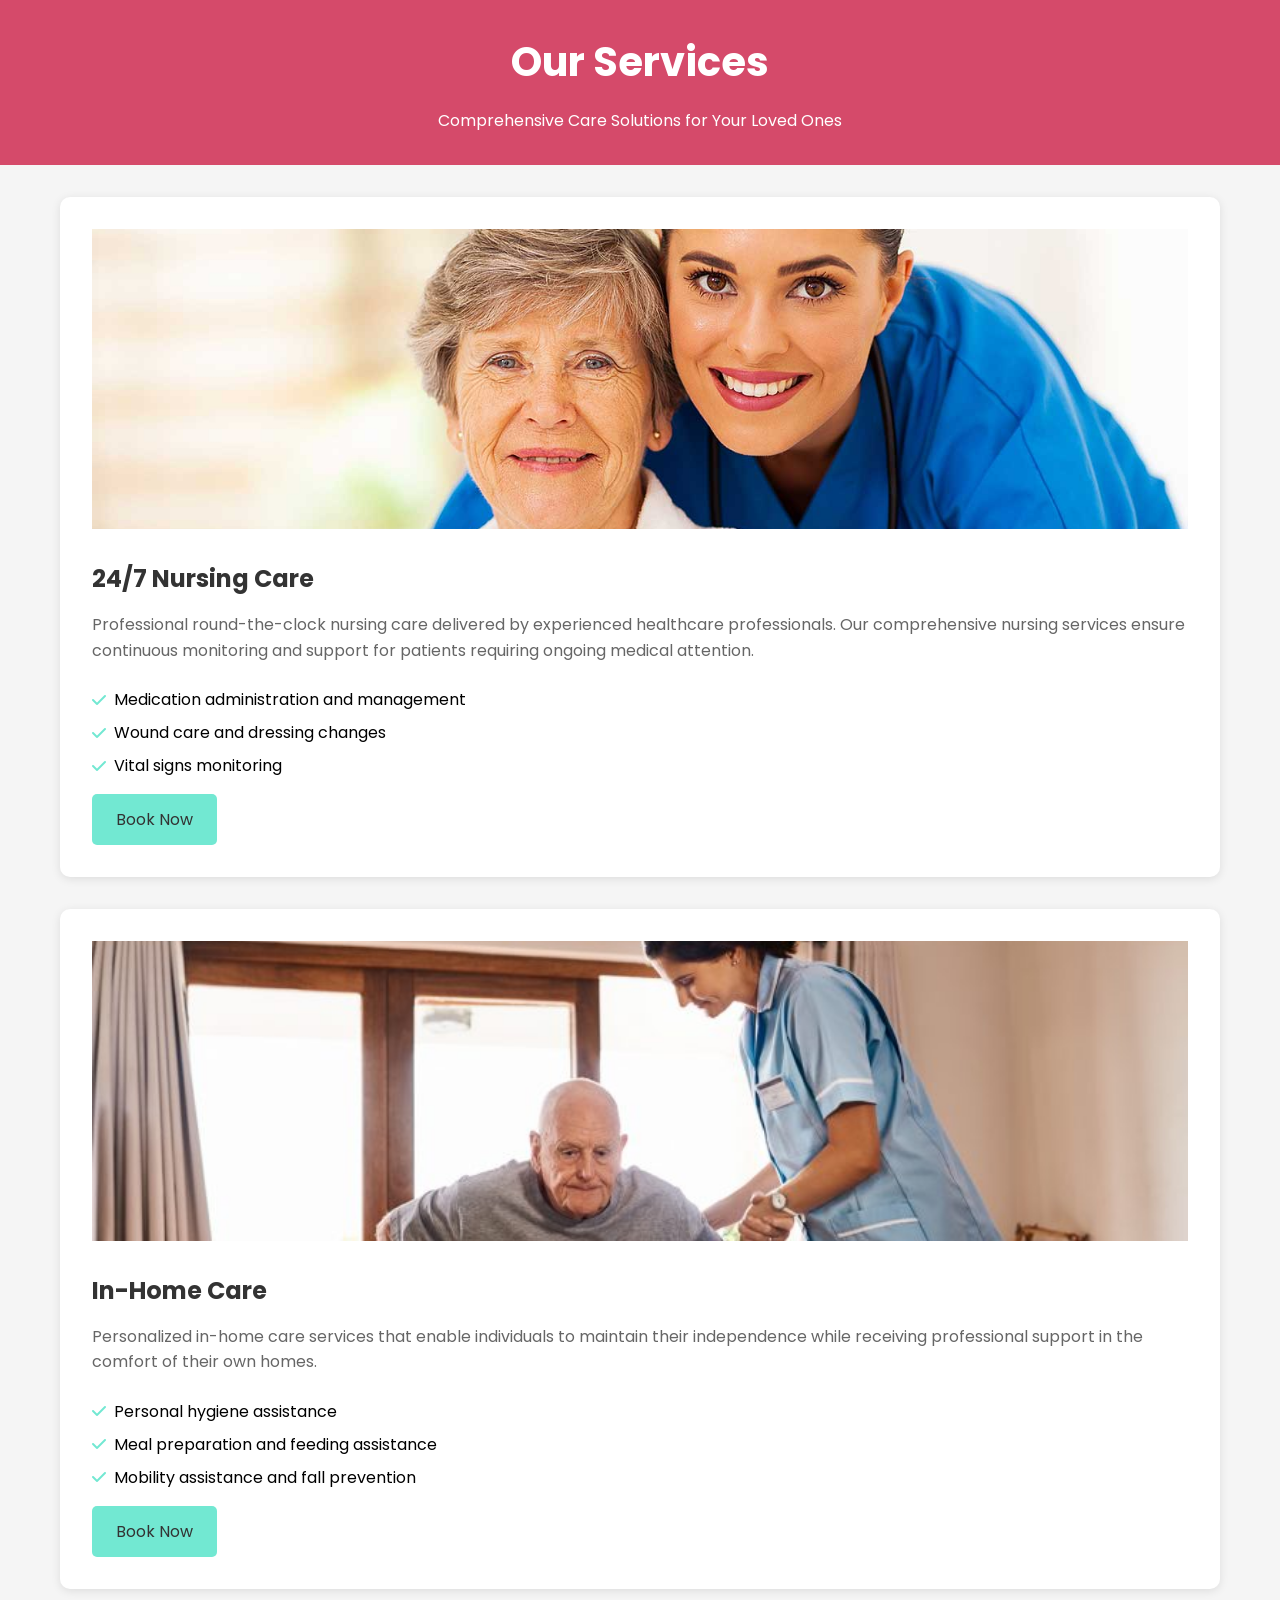
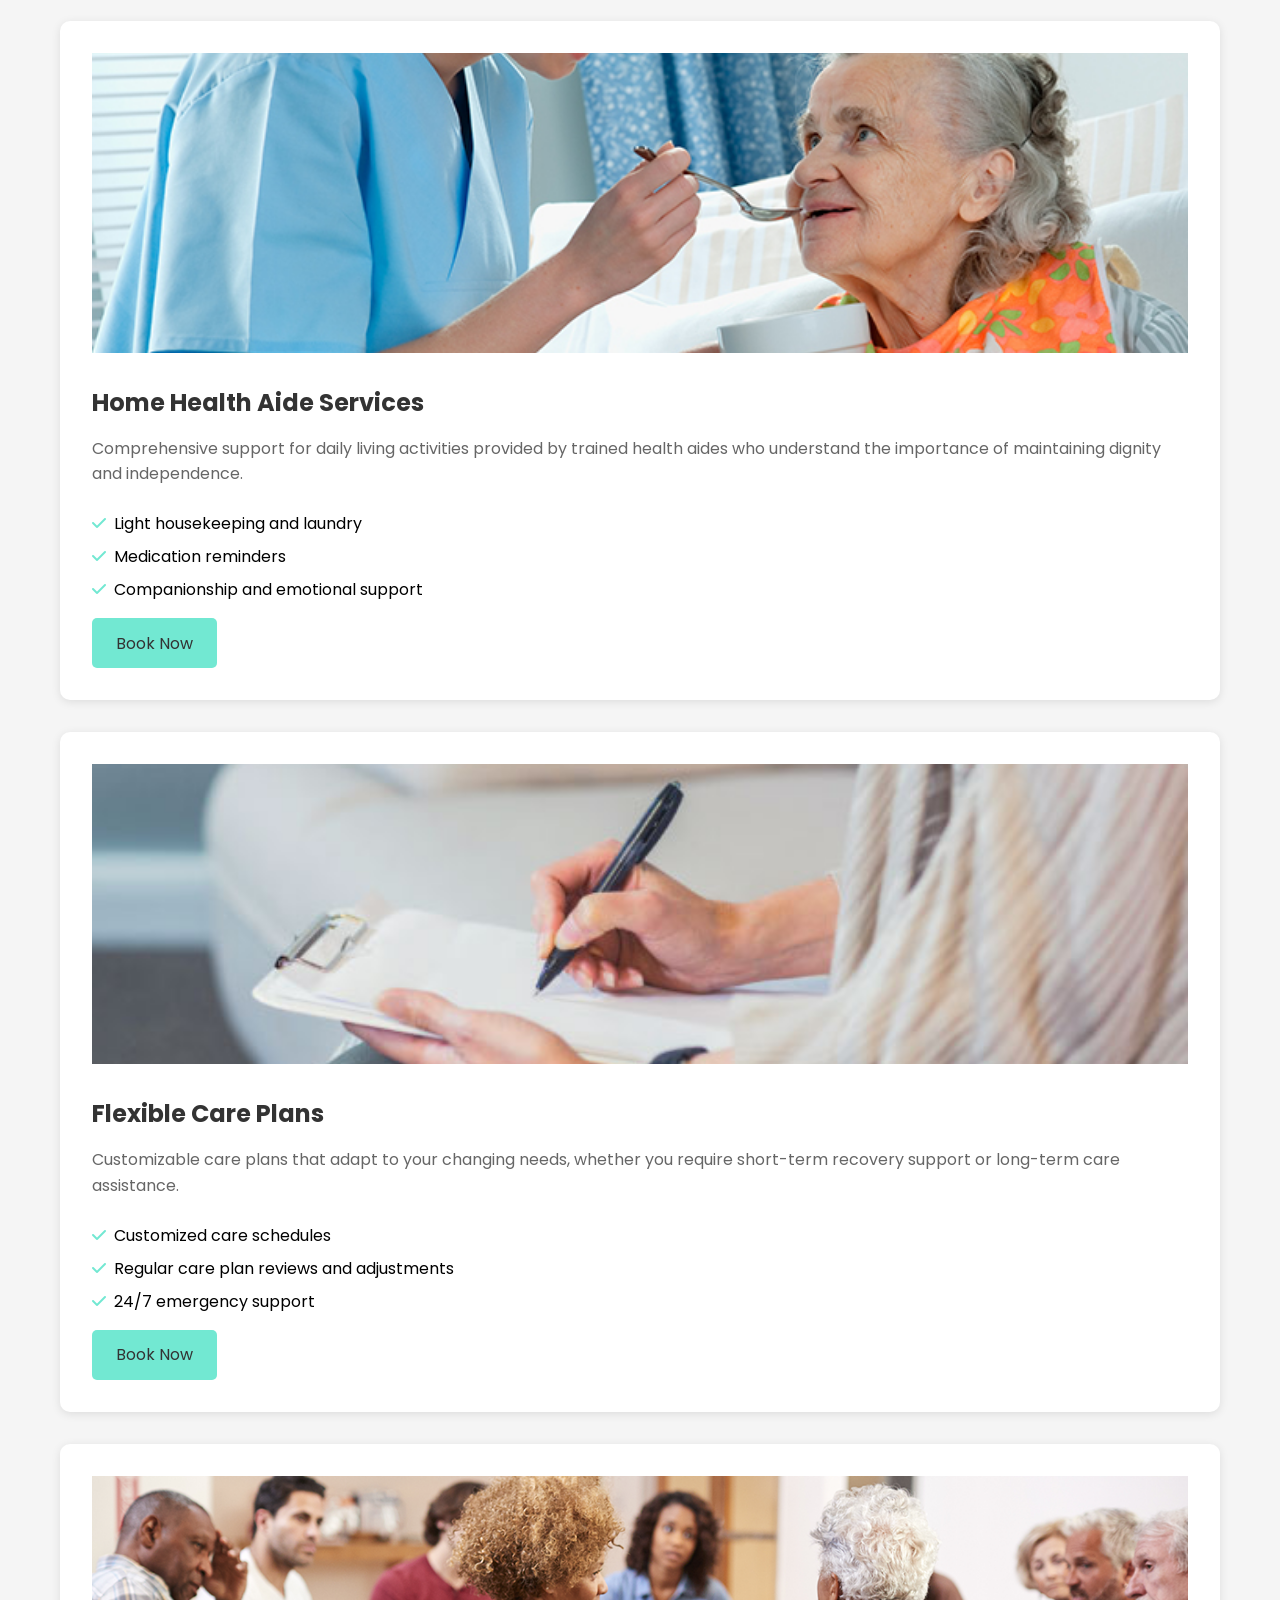
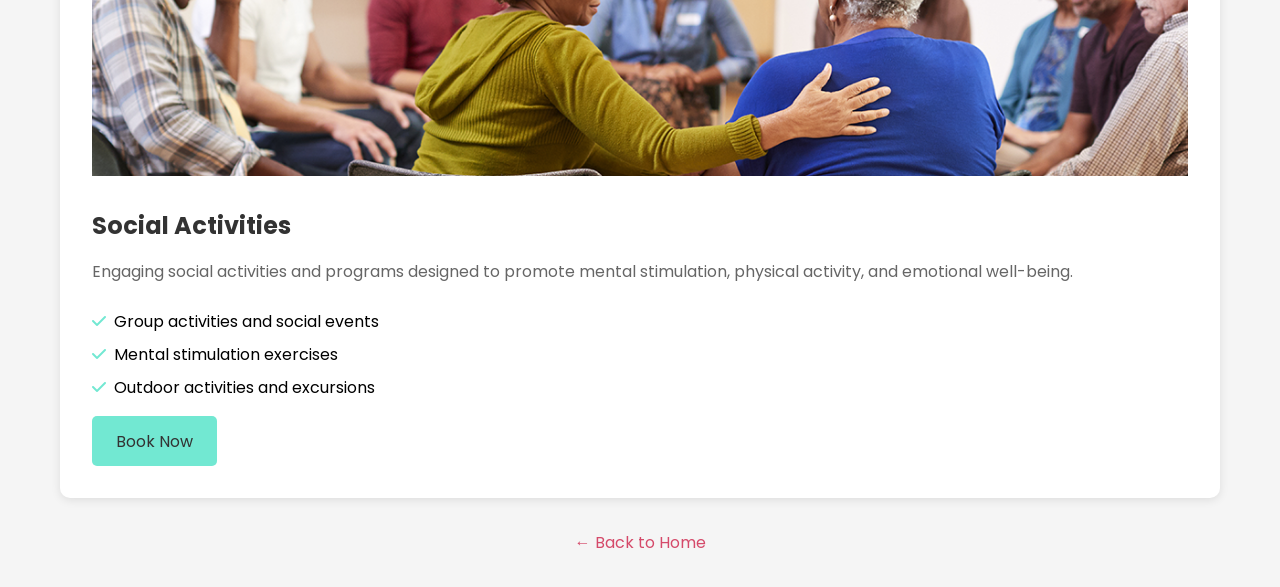
<file: servicesPage.html>
<!DOCTYPE html>
<html lang="en">
<head>
    <meta charset="UTF-8">
    <meta http-equiv="X-UA-Compatible" content="IE=edge">
    <meta name="viewport" content="width=device-width, initial-scale=1.0">
    <!--==title========================-->
    <title>Lifeline Care Center</title>
    <!--==Fav-icon=====================-->
    <link rel="shortcut icon" href="images/titleIcon.png">
    <!--==CSS==========================-->
    <link rel="stylesheet" href="css/style.css">
    <link rel="preconnect" href="https://fonts.googleapis.com"><link rel="preconnect" href="https://fonts.gstatic.com" crossorigin><link href="https://fonts.googleapis.com/css2?family=Poppins:ital,wght@0,100;0,200;0,300;0,400;0,500;0,600;0,700;0,800;0,900;1,100;1,200;1,300;1,400;1,500;1,600;1,700;1,800;1,900&display=swap" rel="stylesheet">
    <!--==Font-Awesome-for-icons=====-->
    <link rel="stylesheet" href="https://cdnjs.cloudflare.com/ajax/libs/font-awesome/6.2.1/css/all.min.css">
    <!-- Link Swiper's CSS -->
    <link
      rel="stylesheet"
      href="https://cdn.jsdelivr.net/npm/swiper/swiper-bundle.min.css"
    />
    <style>
        * {
            margin: 0;
            padding: 0;
            box-sizing: border-box;
            font-family: 'Poppins', sans-serif;
        }

        body {
            background-color: #f5f5f5;
        }

        .header {
            background-color: #D54A6A;
            color: white;
            text-align: center;
            padding: 2rem;
        }

        .header h1 {
            font-size: 2.5rem;
            margin-bottom: 1rem;
        }

        .services-container {
            max-width: 1200px;
            margin: 2rem auto;
            padding: 0 20px;
        }

        .service-card {
            background: white;
            border-radius: 10px;
            padding: 2rem;
            margin-bottom: 2rem;
            box-shadow: 0 2px 10px rgba(0,0,0,0.1);
            transition: transform 0.3s ease;
        }

        .service-card:hover {
            transform: translateY(-5px);
        }

        .service-icon {
            font-size: 2.5rem;
            color: #D54A6A;
            margin-bottom: 1rem;
        }
        .service-image {
            width: 100%;
            height: 300px;
            object-fit: cover;
            object-position: center 20%;
        }
        .service-image-plan {
            width: 100%;
            height: 300px;
            object-fit: cover;
        }

        .service-title {
            font-size: 1.5rem;
            color: #333;
            margin-bottom: 1rem;
        }

        .service-description {
            color: #666;
            line-height: 1.6;
            margin-bottom: 1rem;
        }

        .service-features {
            margin-top: 1.5rem;
        }

        .feature-item {
            display: flex;
            align-items: center;
            margin-bottom: 0.5rem;
        }

        .feature-item i {
            color: #72E8D2;
            margin-right: 0.5rem;
        }

        .cta-button {
            display: inline-block;
            padding: 0.8rem 1.5rem;
            background-color: #72E8D2;
            color: #333;
            text-decoration: none;
            border-radius: 5px;
            transition: background-color 0.3s ease;
        }

        .cta-button:hover {
            background-color: #5AC0B2;
        }

        .cta-button.disabled {
            background-color: #cccccc;
            color: #666666;
            cursor: not-allowed;
            pointer-events: none;
        }

        .back-to-home {
            text-align: center;
            margin: 2rem 0;
        }

        .back-to-home a {
            color: #D54A6A;
            text-decoration: none;
        }

        .back-to-home a:hover {
            text-decoration: underline;
        }

        /* Modal styles */
        .modal {
            display: none;
            position: fixed;
            z-index: 1000;
            left: 0;
            top: 0;
            width: 100%;
            height: 100%;
            background-color: rgba(0, 0, 0, 0.5);
        }
        
        .modal-content {
            background-color: white;
            margin: 15% auto;
            padding: 20px;
            border-radius: 10px;
            width: 80%;
            max-width: 400px;
            text-align: center;
            box-shadow: 0 5px 15px rgba(0, 0, 0, 0.2);
        }
        
        .modal-title {
            color: #D54A6A;
            margin-bottom: 15px;
        }
        
        .modal-text {
            margin-bottom: 20px;
            color: #333;
        }
        
        .modal-buttons {
            display: flex;
            justify-content: center;
            gap: 15px;
            margin-top: 20px;
        }
        
        .modal-button {
            padding: 10px 20px;
            border: none;
            border-radius: 5px;
            cursor: pointer;
            font-weight: 500;
            transition: background-color 0.3s;
        }
        
        .login-button {
            background-color: #D54A6A;
            color: white;
        }
        
        .cancel-button {
            background-color: #e0e0e0;
            color: #333;
        }
        
        .modal-button:hover {
            opacity: 0.9;
        }
    </style>
</head>
<body>
    <div class="header">
        <h1>Our Services</h1>
        <p>Comprehensive Care Solutions for Your Loved Ones</p>
    </div>

    <div class="services-container">
        <div class="service-card" id="nursing-care">
            <div class="service-icon">
                <img src="images/servicePic1.jpg" alt="group activities" class="service-image">
            </div>
            <h2 class="service-title">24/7 Nursing Care</h2>
            <p class="service-description">
                Professional round-the-clock nursing care delivered by experienced healthcare professionals. Our comprehensive nursing services ensure continuous monitoring and support for patients requiring ongoing medical attention.
            </p>
            <div class="service-features">
                <div class="feature-item">
                    <i class="fa-solid fa-check"></i>
                    <span>Medication administration and management</span>
                </div>
                <div class="feature-item">
                    <i class="fa-solid fa-check"></i>
                    <span>Wound care and dressing changes</span>
                </div>
                <div class="feature-item">
                    <i class="fa-solid fa-check"></i>
                    <span>Vital signs monitoring</span>
                </div>
            </div>
            <p style="margin-top: 1rem;">
                <a href="booking.php" class="cta-button">Book Now</a>
            </p>
        </div>

        <div class="service-card" id="in-home-care">
            <div class="service-icon">
                <img src="images/servicePic2.jpg" alt="group activities" class="service-image">
            </div>
            <h2 class="service-title">In-Home Care</h2>
            <p class="service-description">
                Personalized in-home care services that enable individuals to maintain their independence while receiving professional support in the comfort of their own homes.
            </p>
            <div class="service-features">
                <div class="feature-item">
                    <i class="fa-solid fa-check"></i>
                    <span>Personal hygiene assistance</span>
                </div>
                <div class="feature-item">
                    <i class="fa-solid fa-check"></i>
                    <span>Meal preparation and feeding assistance</span>
                </div>
                <div class="feature-item">
                    <i class="fa-solid fa-check"></i>
                    <span>Mobility assistance and fall prevention</span>
                </div>
            </div>
            <p style="margin-top: 1rem;">
                <a href="booking.php" class="cta-button">Book Now</a>
            </p>
        </div>

        <div class="service-card" id="home-health-aide">
            <div class="service-icon">
                <img src="images/servicePic3.jpg" alt="group activities" class="service-image-plan">
            </div>
            <h2 class="service-title">Home Health Aide Services</h2>
            <p class="service-description">
                Comprehensive support for daily living activities provided by trained health aides who understand the importance of maintaining dignity and independence.
            </p>
            <div class="service-features">
                <div class="feature-item">
                    <i class="fa-solid fa-check"></i>
                    <span>Light housekeeping and laundry</span>
                </div>
                <div class="feature-item">
                    <i class="fa-solid fa-check"></i>
                    <span>Medication reminders</span>
                </div>
                <div class="feature-item">
                    <i class="fa-solid fa-check"></i>
                    <span>Companionship and emotional support</span>
                </div>
            </div>
            <p style="margin-top: 1rem;">
                <a href="booking.php" class="cta-button">Book Now</a>
            </p>
        </div>

        <div class="service-card" id="flexible-care">
            <div class="service-icon">
                <img src="images/planiningPic.jpg" alt="group activities" class="service-image-plan">
            </div>
            <h2 class="service-title">Flexible Care Plans</h2>
            <p class="service-description">
                Customizable care plans that adapt to your changing needs, whether you require short-term recovery support or long-term care assistance.
            </p>
            <div class="service-features">
                <div class="feature-item">
                    <i class="fa-solid fa-check"></i>
                    <span>Customized care schedules</span>
                </div>
                <div class="feature-item">
                    <i class="fa-solid fa-check"></i>
                    <span>Regular care plan reviews and adjustments</span>
                </div>
                <div class="feature-item">
                    <i class="fa-solid fa-check"></i>
                    <span>24/7 emergency support</span>
                </div>
            </div>
            <p style="margin-top: 1rem;">
                <a href="booking.php" class="cta-button">Book Now</a>
            </p>
        </div>

        <div class="service-card" id="social-activities">
            <div class="service-icon">
                <img src="images/servicePic4.png" alt="group activities" class="service-image">
            </div>
            <h2 class="service-title">Social Activities</h2>
            <p class="service-description">
                Engaging social activities and programs designed to promote mental stimulation, physical activity, and emotional well-being.
            </p>
            <div class="service-features">
                <div class="feature-item">
                    <i class="fa-solid fa-check"></i>
                    <span>Group activities and social events</span>
                </div>
                <div class="feature-item">
                    <i class="fa-solid fa-check"></i>
                    <span>Mental stimulation exercises</span>
                </div>
                <div class="feature-item">
                    <i class="fa-solid fa-check"></i>
                    <span>Outdoor activities and excursions</span>
                </div>
            </div>
            <p style="margin-top: 1rem;">
                <a href="booking.php" class="cta-button">Book Now</a>
            </p>
        </div>
    </div>

    <div class="back-to-home">
        <a href="index.html#our-services">← Back to Home</a>
    </div>

</body>
</html>
</file>
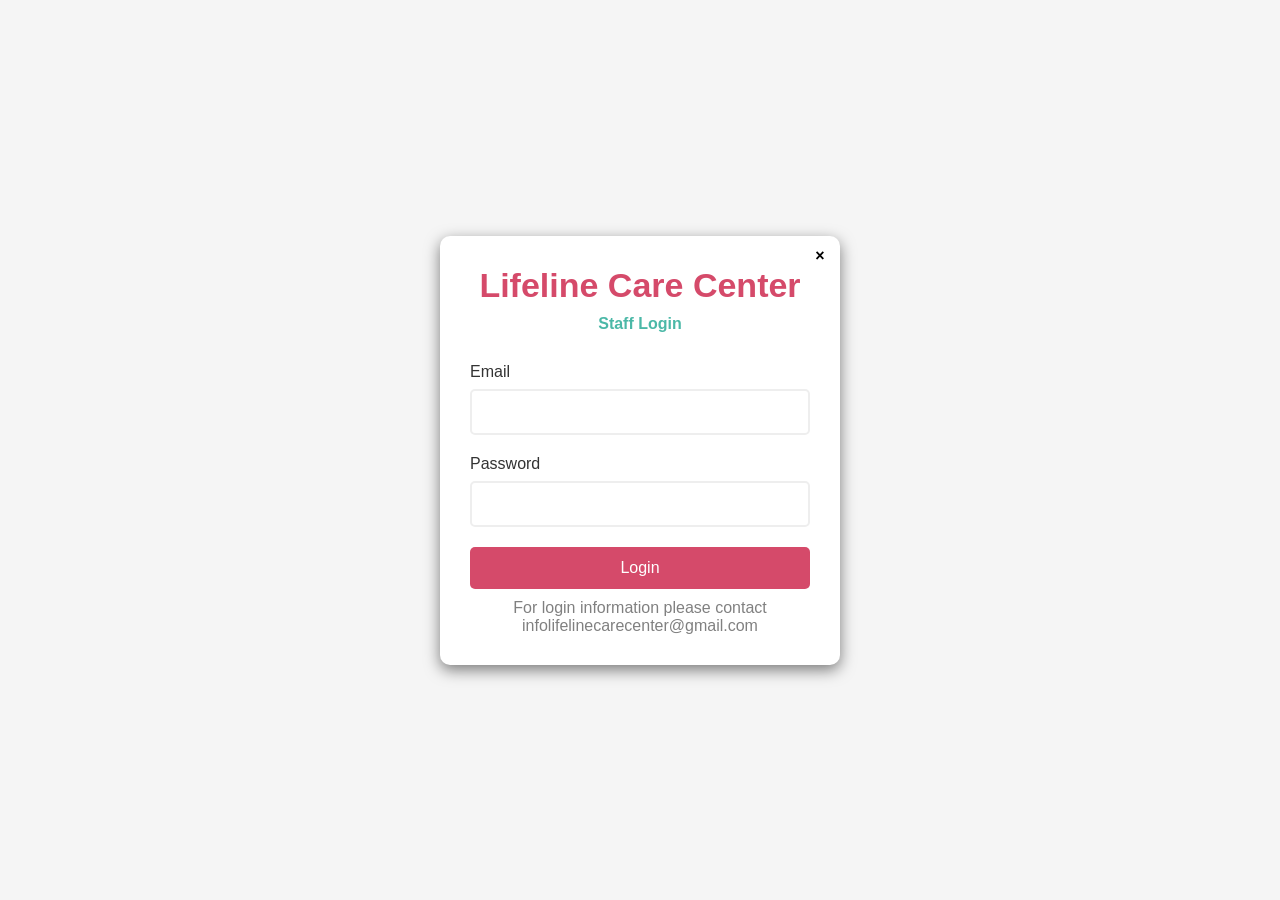
<file: staffLogin.html>
<!DOCTYPE html>
<html lang="en">
<head>
    <meta charset="UTF-8">
    <meta name="viewport" content="width=device-width, initial-scale=1.0">
    <title>Lifeline Care Center - Staff Login</title>
    <link rel="stylesheet" href="css/adminLogin.css">
    <link rel="shortcut icon" href="images/titleIcon.png">
    <style>
        p{
            color: gray;
            margin-top: 10px;
            text-align: center;
        }
        .login-container{
            position: relative;
        }
        .close-btn{
            position: absolute;
            font-weight: 600;
            top: 10px;
            right: 10px;
            width: 20px;
            height: 20px;
            background: white;
            color: black;
            text-align: center;
            line-height: 19px;
            border-radius: 15px;
            cursor: pointer;
            text-decoration: none;
        }
        .close-btn:hover{
            background: #f0f0f0;
        }
    </style>
</head>
<body>

    <div class="login-container">
        <div class="login-header">
            <a href="index.html" class="close-btn">&times;</a>
            <h1>Lifeline Care Center</h1>
            <div class="subtitle">Staff Login</div>
        </div>
        <form id="login-form" onsubmit="return validateLogin(event)">
            <div class="input-group">
                <label for="email">Email</label>
                <input type="text" id="email" name="email" required>
            </div>
            <div class="input-group">
                <label for="password">Password</label>
                <input type="password" id="password" name="password" required>
            </div>
            <button type="submit" class="login-btn">Login</button>
            <div id="errorMessage" class="error-message">Invalid username or password</div>
            <p>For login information please contact infolifelinecarecenter@gmail.com</p>
        </form>
    </div>

   
    <div id="errorMessage" class="error-message">Invalid username or password</div>
</form>
</div>

<script>
    
    document.getElementById('login-form').addEventListener('submit', function(event) {
    event.preventDefault(); // Prevent the default form submission

    const email = document.getElementById('email').value;
    const password = document.getElementById('password').value;
    const errorMessage = document.getElementById('errorMessage');
    const loginContainer = document.querySelector('.login-container');

    fetch('staffFetch_Login.php', {
        method: 'POST',
        headers: {
            'Content-Type': 'application/json'
        },
        body: JSON.stringify({ email: email, password: password })
    })
    .then(response => response.json())
    .then(data => {
        if (data.success) {
            // Successful login
            errorMessage.style.display = 'none';
            window.location.href = 'staffProfile.php';
        } else {
            // Failed login
            errorMessage.style.display = 'block';
            loginContainer.classList.add('shake');
        }
    })
    .catch(error => {
        console.error('Error:', error);
        errorMessage.style.display = 'block';
    });
});

</script>
</body>
</html>
</file>
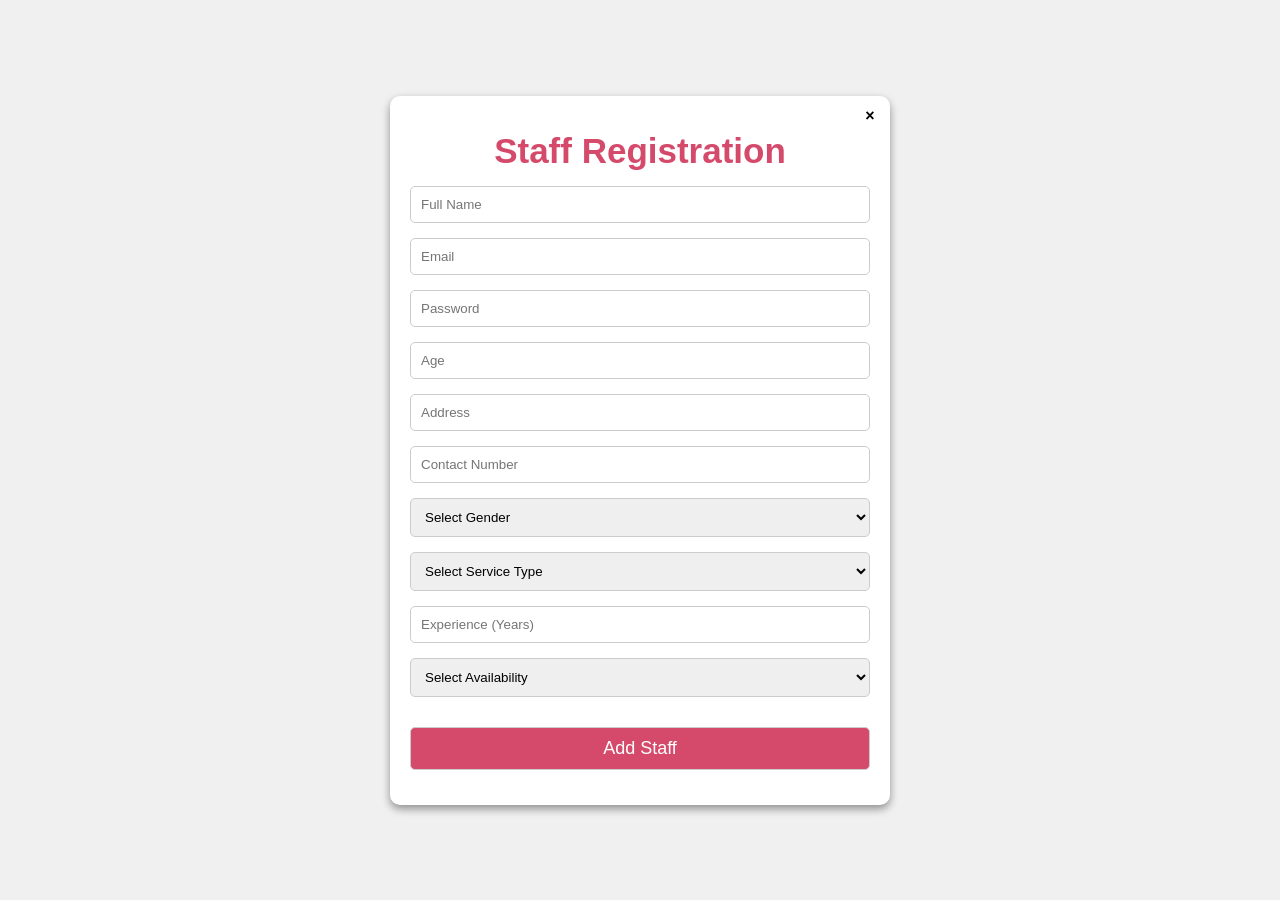
<file: staffReg.html>
<!DOCTYPE html>
<html lang="en">
<head>
    <meta charset="UTF-8">
    <meta name="viewport" content="width=device-width, initial-scale=1.0">
    <title>Staff Registration</title>
    <style>
        /* Reset default browser styles */
* {
    margin: 0;
    padding: 0;
    box-sizing: border-box;
    text-decoration: none;
    list-style: none;
    border: none;
    outline: none;
    scroll-behavior: smooth;
    font-family: "Poppins", sans-serif;
}
body {
    display: flex;
    justify-content: center;
    align-items: center;
    min-height: 100vh;
    margin: 0;
    width: 100%;
    font-family: "Poppins", sans-serif;
    background-position: center;
    background-size: cover ;
    background-color: #f0f0f0;
    position: relative;
    padding: 0;
    display: flex;
    justify-content: center;
    align-items: center;
    height: 100vh;

    
    
}

form {
    background-color: #fff;
    box-shadow: 0 4px 8px rgba(0, 0, 0, 0.4);
    padding: 20px;
    border-radius: 10px;
    max-width: 500px;
    width: 80%;
    margin: 50px auto;
    font-family: "Poppins", sans-serif;
    position: relative;


    
    /* Adjust as needed */
}
input[type="name"],
input[type="email"],
input[type="password"],
input[type="text"],
input[type="tel"],
textarea,
button,
select {
    width: 100%;
    margin-bottom: 15px;
    padding: 10px;
    border: 1px solid #ccc;
    border-radius: 5px;
    box-sizing: border-box;
}

.reg-form h2{
    text-align: center;
    margin: 15px;
    color: #D54A6A;
    font-size: 35px;
    font-weight: 600
     
}

button {
    background-color: #D54A6A;
    color: #fff;
    cursor: pointer;
    margin: 15px 0;
    font-size: 18px;
}

button:hover {
    background-color: #B13F59;
}
.close-btn{
    position: absolute;
    font-weight: 600;
    top: 10px;
    right: 10px;
    width: 20px;
    height: 20px;
    background: white;
    color: black;
    text-align: center;
    line-height: 19px;
    border-radius: 15px;
    cursor: pointer;
    text-decoration: none;
}
.close-btn:hover{
    background: #f0f0f0;
}

    </style>
</head>
<body>

    <form action="staffReg.php" method="post">
        <a href="manageCaretakers.php" class="close-btn">&times;</a>
        <div class="reg-form">
        <h2>Staff Registration</h2>
   
        <input type="name" name="full_name" placeholder="Full Name" required>
        <input type="email" name="email" placeholder="Email" required>
        <input type="password" name="password" placeholder="Password" required>
        <input type="name" name="age" placeholder="Age" required>
        <input type="text" name="location" placeholder="Address" required>
        <input type="name" name="phone" placeholder="Contact Number" required>
        <select name="gender">
            <option value="" disabled selected>Select Gender</option>
            <option value="male">Male</option>
            <option value="female">Female</option>
        </select>
        <select name="position">
            <option value="" disabled selected>Select Service Type</option>
            <option value="nurses">Nurse</option>
            <option value="caregivers">Caregiver</option>
            <option value="daily">Daily Basis</option>       
        </select>
        <input type="name" name="experience" placeholder="Experience (Years)" required>
        <select name="availability">
            <option value="" disabled selected>Select Availability</option>
            <option value="available">Available</option>
            <option value="unavailable">Unavailable</option>
        </select>
        
        <button type="submit">Add Staff</button>
    </div>
    </form>
</body>
</html>
</file>
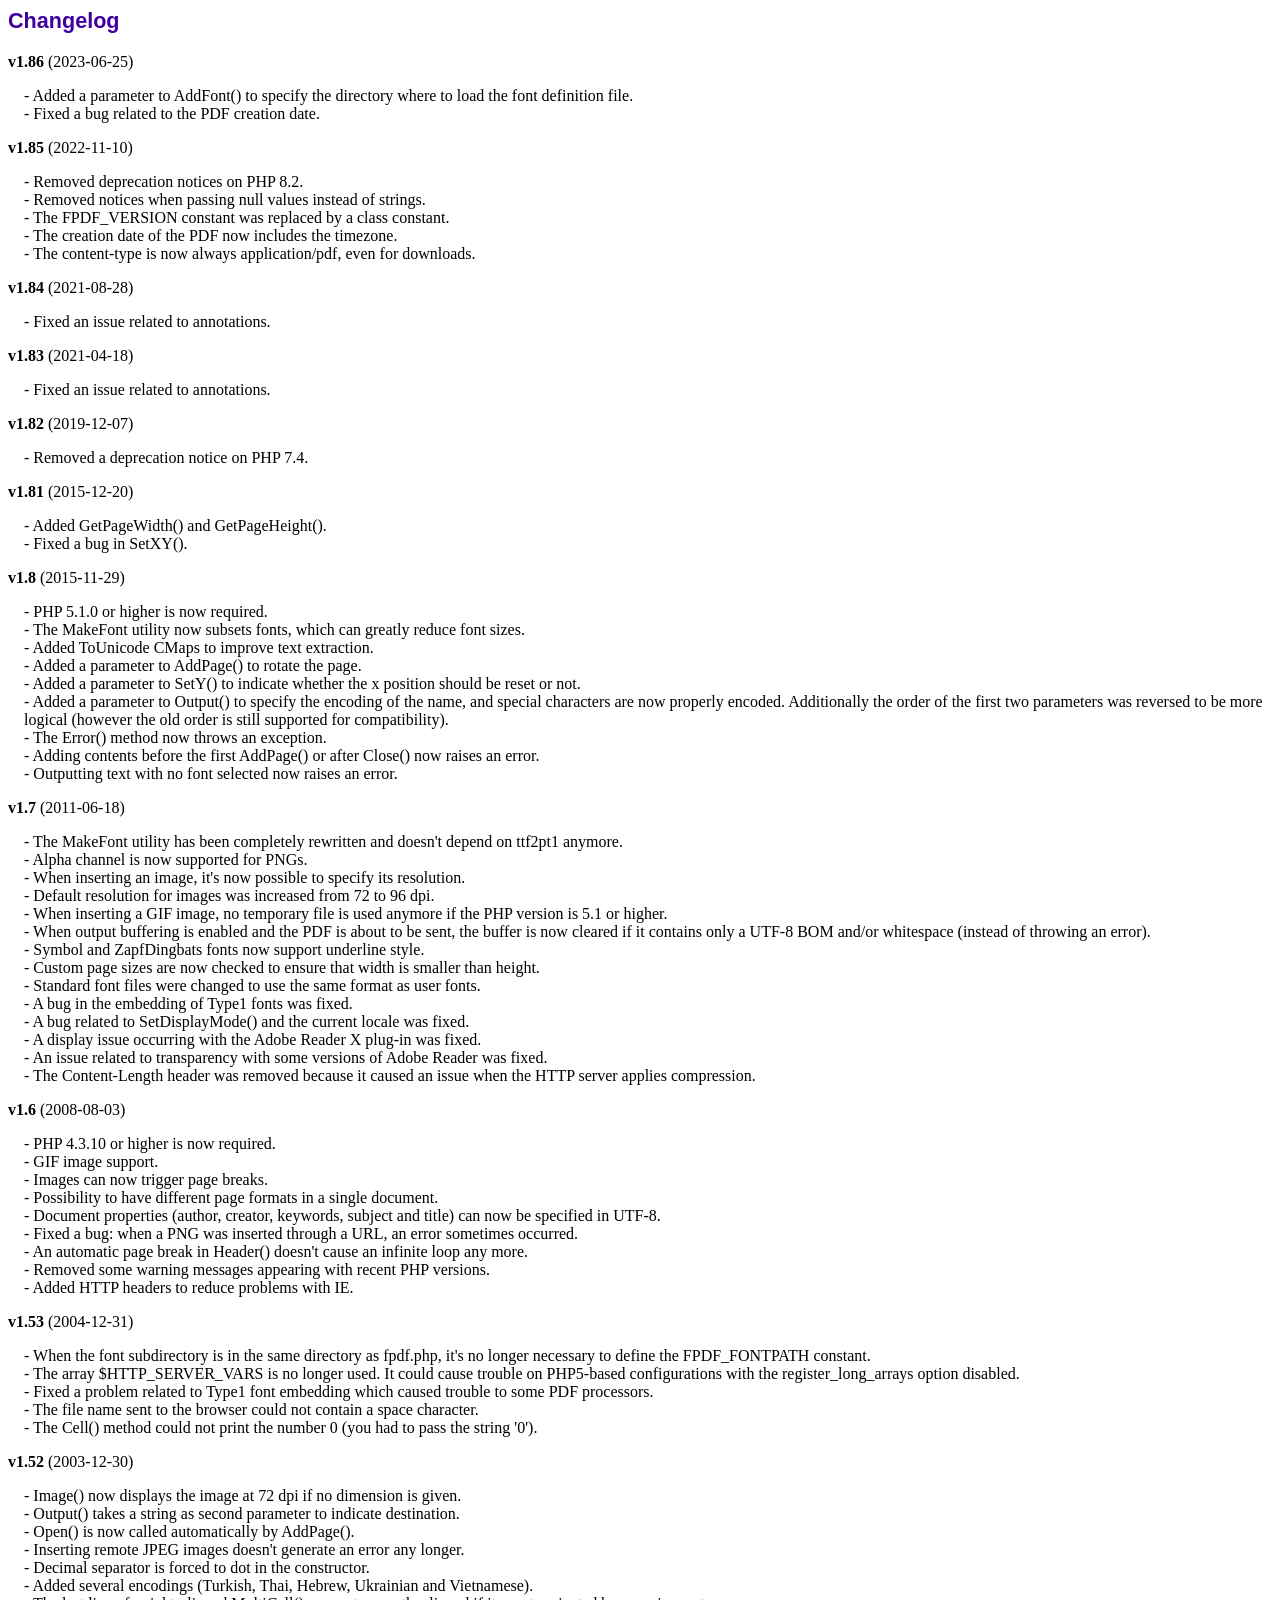
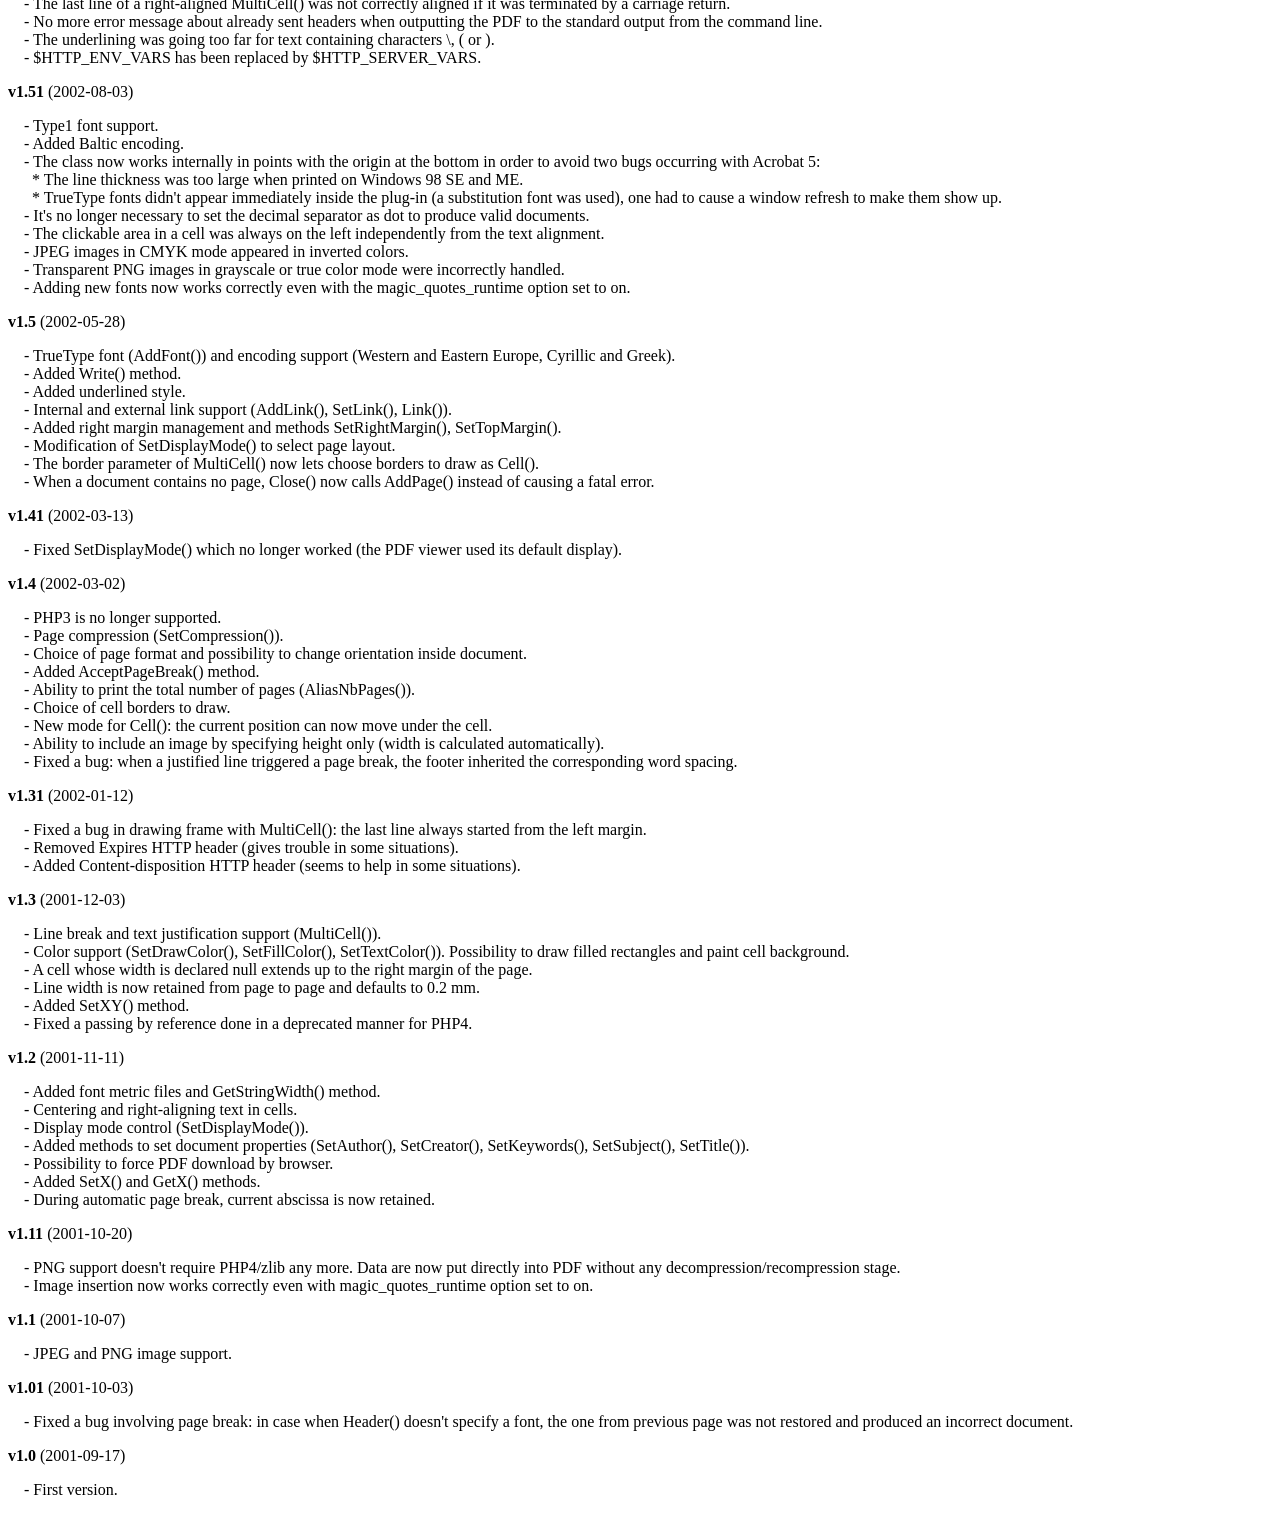
<file: fpdf186/changelog.htm>
<!DOCTYPE html PUBLIC "-//W3C//DTD HTML 4.01 Transitional//EN">
<html>
<head>
<meta http-equiv="Content-Type" content="text/html; charset=UTF-8">
<title>Changelog</title>
<link type="text/css" rel="stylesheet" href="fpdf.css">
<style type="text/css">
dd {margin:1em 0 1em 1em}
</style>
</head>
<body>
<h1>Changelog</h1>
<dl>
<dt><strong>v1.86</strong> (2023-06-25)</dt>
<dd>
- Added a parameter to AddFont() to specify the directory where to load the font definition file.<br>
- Fixed a bug related to the PDF creation date.<br>
</dd>
<dt><strong>v1.85</strong> (2022-11-10)</dt>
<dd>
- Removed deprecation notices on PHP 8.2.<br>
- Removed notices when passing null values instead of strings.<br>
- The FPDF_VERSION constant was replaced by a class constant.<br>
- The creation date of the PDF now includes the timezone.<br>
- The content-type is now always application/pdf, even for downloads.<br>
</dd>
<dt><strong>v1.84</strong> (2021-08-28)</dt>
<dd>
- Fixed an issue related to annotations.<br>
</dd>
<dt><strong>v1.83</strong> (2021-04-18)</dt>
<dd>
- Fixed an issue related to annotations.<br>
</dd>
<dt><strong>v1.82</strong> (2019-12-07)</dt>
<dd>
- Removed a deprecation notice on PHP 7.4.<br>
</dd>
<dt><strong>v1.81</strong> (2015-12-20)</dt>
<dd>
- Added GetPageWidth() and GetPageHeight().<br>
- Fixed a bug in SetXY().<br>
</dd>
<dt><strong>v1.8</strong> (2015-11-29)</dt>
<dd>
- PHP 5.1.0 or higher is now required.<br>
- The MakeFont utility now subsets fonts, which can greatly reduce font sizes.<br>
- Added ToUnicode CMaps to improve text extraction.<br>
- Added a parameter to AddPage() to rotate the page.<br>
- Added a parameter to SetY() to indicate whether the x position should be reset or not.<br>
- Added a parameter to Output() to specify the encoding of the name, and special characters are now properly encoded. Additionally the order of the first two parameters was reversed to be more logical (however the old order is still supported for compatibility).<br>
- The Error() method now throws an exception.<br>
- Adding contents before the first AddPage() or after Close() now raises an error.<br>
- Outputting text with no font selected now raises an error.<br>
</dd>
<dt><strong>v1.7</strong> (2011-06-18)</dt>
<dd>
- The MakeFont utility has been completely rewritten and doesn't depend on ttf2pt1 anymore.<br>
- Alpha channel is now supported for PNGs.<br>
- When inserting an image, it's now possible to specify its resolution.<br>
- Default resolution for images was increased from 72 to 96 dpi.<br>
- When inserting a GIF image, no temporary file is used anymore if the PHP version is 5.1 or higher.<br>
- When output buffering is enabled and the PDF is about to be sent, the buffer is now cleared if it contains only a UTF-8 BOM and/or whitespace (instead of throwing an error).<br>
- Symbol and ZapfDingbats fonts now support underline style.<br>
- Custom page sizes are now checked to ensure that width is smaller than height.<br>
- Standard font files were changed to use the same format as user fonts.<br>
- A bug in the embedding of Type1 fonts was fixed.<br>
- A bug related to SetDisplayMode() and the current locale was fixed.<br>
- A display issue occurring with the Adobe Reader X plug-in was fixed.<br>
- An issue related to transparency with some versions of Adobe Reader was fixed.<br>
- The Content-Length header was removed because it caused an issue when the HTTP server applies compression.<br>
</dd>
<dt><strong>v1.6</strong> (2008-08-03)</dt>
<dd>
- PHP 4.3.10 or higher is now required.<br>
- GIF image support.<br>
- Images can now trigger page breaks.<br>
- Possibility to have different page formats in a single document.<br>
- Document properties (author, creator, keywords, subject and title) can now be specified in UTF-8.<br>
- Fixed a bug: when a PNG was inserted through a URL, an error sometimes occurred.<br>
- An automatic page break in Header() doesn't cause an infinite loop any more.<br>
- Removed some warning messages appearing with recent PHP versions.<br>
- Added HTTP headers to reduce problems with IE.<br>
</dd>
<dt><strong>v1.53</strong> (2004-12-31)</dt>
<dd>
- When the font subdirectory is in the same directory as fpdf.php, it's no longer necessary to define the FPDF_FONTPATH constant.<br>
- The array $HTTP_SERVER_VARS is no longer used. It could cause trouble on PHP5-based configurations with the register_long_arrays option disabled.<br>
- Fixed a problem related to Type1 font embedding which caused trouble to some PDF processors.<br>
- The file name sent to the browser could not contain a space character.<br>
- The Cell() method could not print the number 0 (you had to pass the string '0').<br>
</dd>
<dt><strong>v1.52</strong> (2003-12-30)</dt>
<dd>
- Image() now displays the image at 72 dpi if no dimension is given.<br>
- Output() takes a string as second parameter to indicate destination.<br>
- Open() is now called automatically by AddPage().<br>
- Inserting remote JPEG images doesn't generate an error any longer.<br>
- Decimal separator is forced to dot in the constructor.<br>
- Added several encodings (Turkish, Thai, Hebrew, Ukrainian and Vietnamese).<br>
- The last line of a right-aligned MultiCell() was not correctly aligned if it was terminated by a carriage return.<br>
- No more error message about already sent headers when outputting the PDF to the standard output from the command line.<br>
- The underlining was going too far for text containing characters \, ( or ).<br>
- $HTTP_ENV_VARS has been replaced by $HTTP_SERVER_VARS.<br>
</dd>
<dt><strong>v1.51</strong> (2002-08-03)</dt>
<dd>
- Type1 font support.<br>
- Added Baltic encoding.<br>
- The class now works internally in points with the origin at the bottom in order to avoid two bugs occurring with Acrobat 5:<br>&nbsp;&nbsp;* The line thickness was too large when printed on Windows 98 SE and ME.<br>&nbsp;&nbsp;* TrueType fonts didn't appear immediately inside the plug-in (a substitution font was used), one had to cause a window refresh to make them show up.<br>
- It's no longer necessary to set the decimal separator as dot to produce valid documents.<br>
- The clickable area in a cell was always on the left independently from the text alignment.<br>
- JPEG images in CMYK mode appeared in inverted colors.<br>
- Transparent PNG images in grayscale or true color mode were incorrectly handled.<br>
- Adding new fonts now works correctly even with the magic_quotes_runtime option set to on.<br>
</dd>
<dt><strong>v1.5</strong> (2002-05-28)</dt>
<dd>
- TrueType font (AddFont()) and encoding support (Western and Eastern Europe, Cyrillic and Greek).<br>
- Added Write() method.<br>
- Added underlined style.<br>
- Internal and external link support (AddLink(), SetLink(), Link()).<br>
- Added right margin management and methods SetRightMargin(), SetTopMargin().<br>
- Modification of SetDisplayMode() to select page layout.<br>
- The border parameter of MultiCell() now lets choose borders to draw as Cell().<br>
- When a document contains no page, Close() now calls AddPage() instead of causing a fatal error.<br>
</dd>
<dt><strong>v1.41</strong> (2002-03-13)</dt>
<dd>
- Fixed SetDisplayMode() which no longer worked (the PDF viewer used its default display).<br>
</dd>
<dt><strong>v1.4</strong> (2002-03-02)</dt>
<dd>
- PHP3 is no longer supported.<br>
- Page compression (SetCompression()).<br>
- Choice of page format and possibility to change orientation inside document.<br>
- Added AcceptPageBreak() method.<br>
- Ability to print the total number of pages (AliasNbPages()).<br>
- Choice of cell borders to draw.<br>
- New mode for Cell(): the current position can now move under the cell.<br>
- Ability to include an image by specifying height only (width is calculated automatically).<br>
- Fixed a bug: when a justified line triggered a page break, the footer inherited the corresponding word spacing.<br>
</dd>
<dt><strong>v1.31</strong> (2002-01-12)</dt>
<dd>
- Fixed a bug in drawing frame with MultiCell(): the last line always started from the left margin.<br>
- Removed Expires HTTP header (gives trouble in some situations).<br>
- Added Content-disposition HTTP header (seems to help in some situations).<br>
</dd>
<dt><strong>v1.3</strong> (2001-12-03)</dt>
<dd>
- Line break and text justification support (MultiCell()).<br>
- Color support (SetDrawColor(), SetFillColor(), SetTextColor()). Possibility to draw filled rectangles and paint cell background.<br>
- A cell whose width is declared null extends up to the right margin of the page.<br>
- Line width is now retained from page to page and defaults to 0.2 mm.<br>
- Added SetXY() method.<br>
- Fixed a passing by reference done in a deprecated manner for PHP4.<br>
</dd>
<dt><strong>v1.2</strong> (2001-11-11)</dt>
<dd>
- Added font metric files and GetStringWidth() method.<br>
- Centering and right-aligning text in cells.<br>
- Display mode control (SetDisplayMode()).<br>
- Added methods to set document properties (SetAuthor(), SetCreator(), SetKeywords(), SetSubject(), SetTitle()).<br>
- Possibility to force PDF download by browser.<br>
- Added SetX() and GetX() methods.<br>
- During automatic page break, current abscissa is now retained.<br>
</dd>
<dt><strong>v1.11</strong> (2001-10-20)</dt>
<dd>
- PNG support doesn't require PHP4/zlib any more. Data are now put directly into PDF without any decompression/recompression stage.<br>
- Image insertion now works correctly even with magic_quotes_runtime option set to on.<br>
</dd>
<dt><strong>v1.1</strong> (2001-10-07)</dt>
<dd>
- JPEG and PNG image support.<br>
</dd>
<dt><strong>v1.01</strong> (2001-10-03)</dt>
<dd>
- Fixed a bug involving page break: in case when Header() doesn't specify a font, the one from previous page was not restored and produced an incorrect document.<br>
</dd>
<dt><strong>v1.0</strong> (2001-09-17)</dt>
<dd>
- First version.<br>
</dd>
</dl>
</body>
</html>
</file>
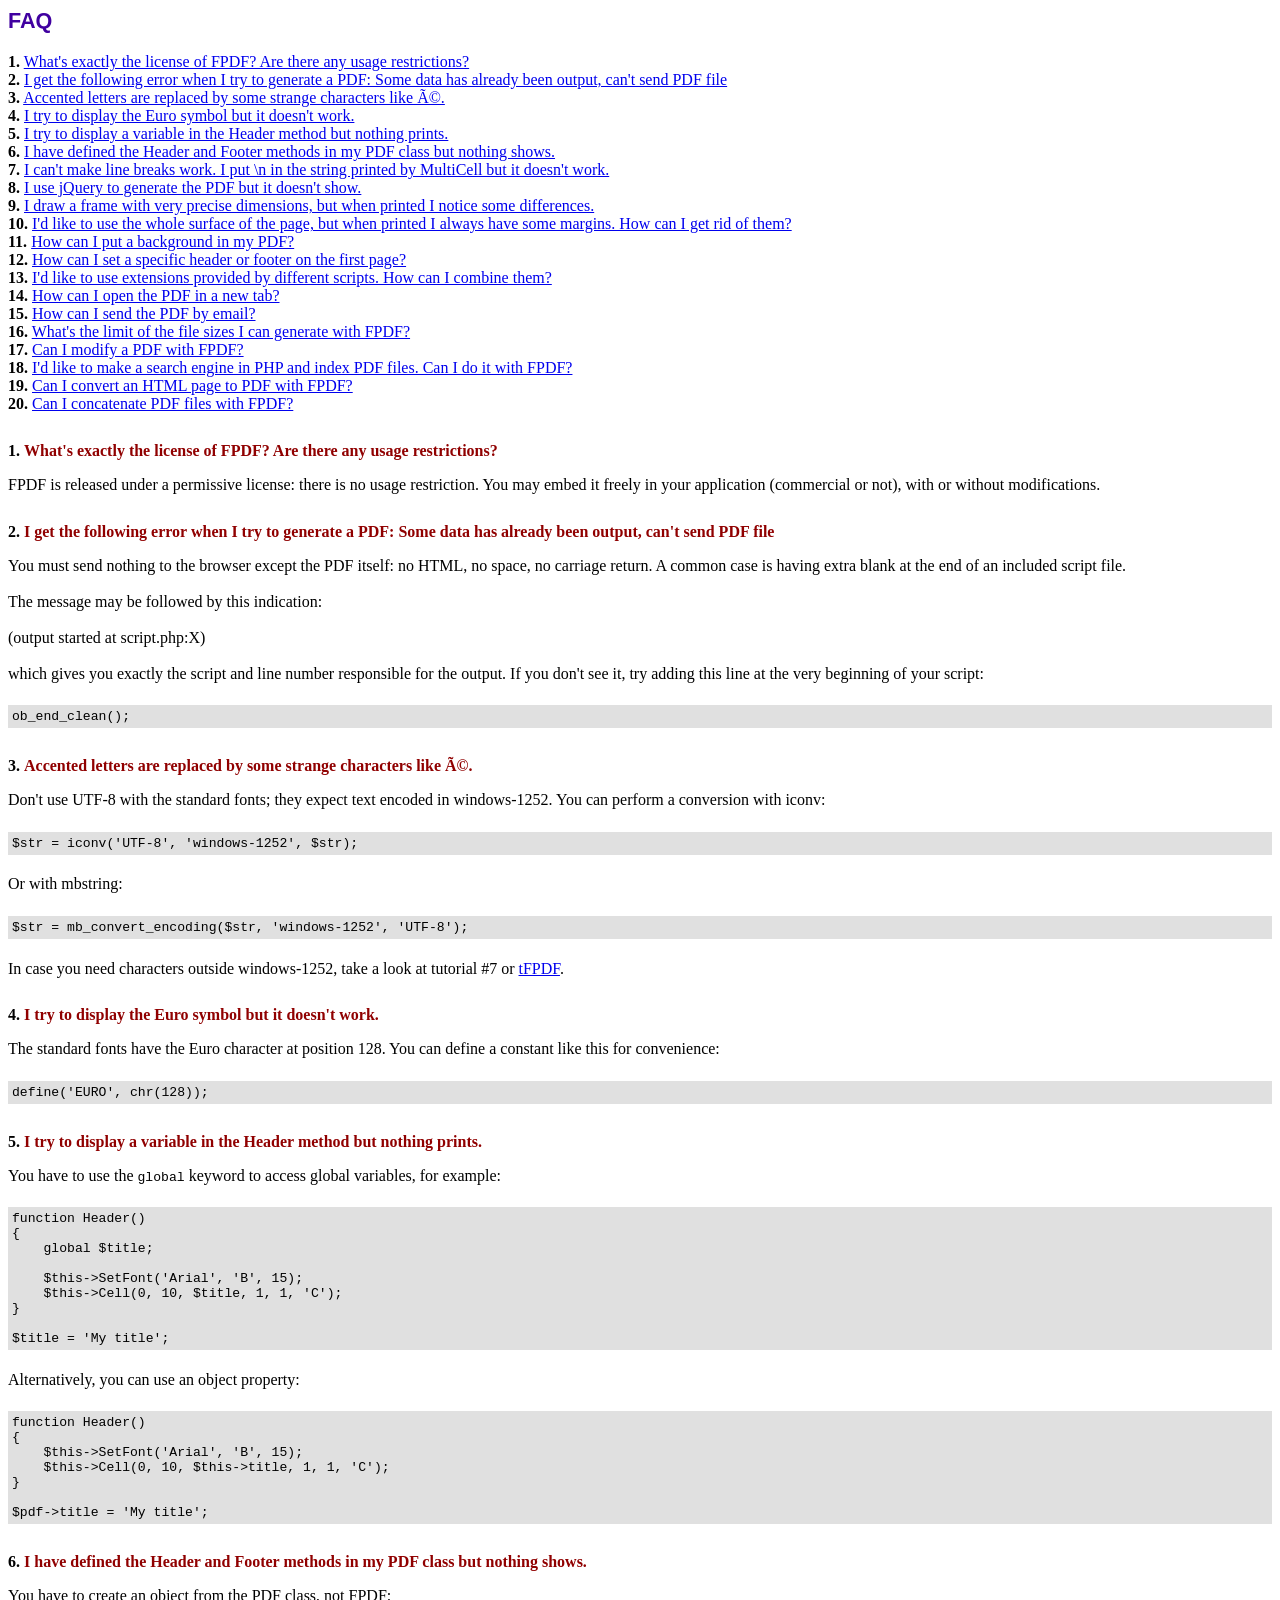
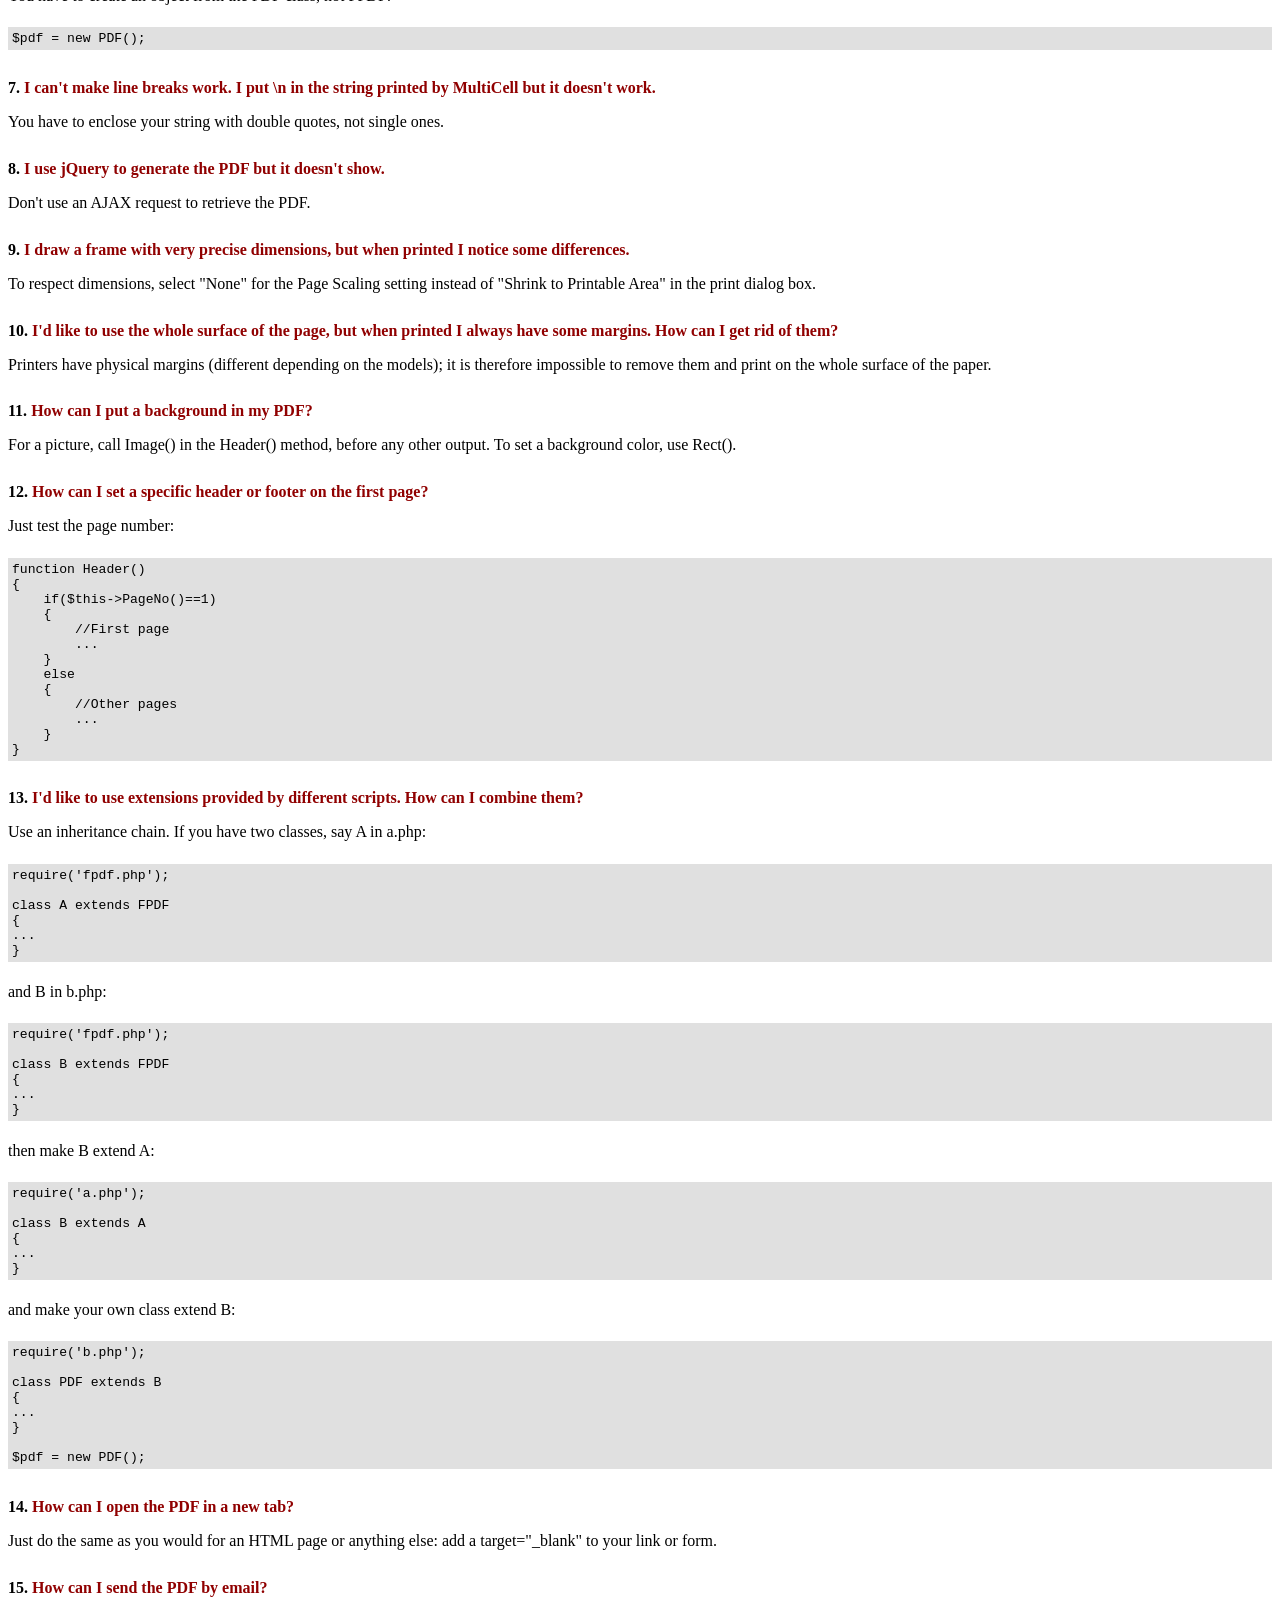
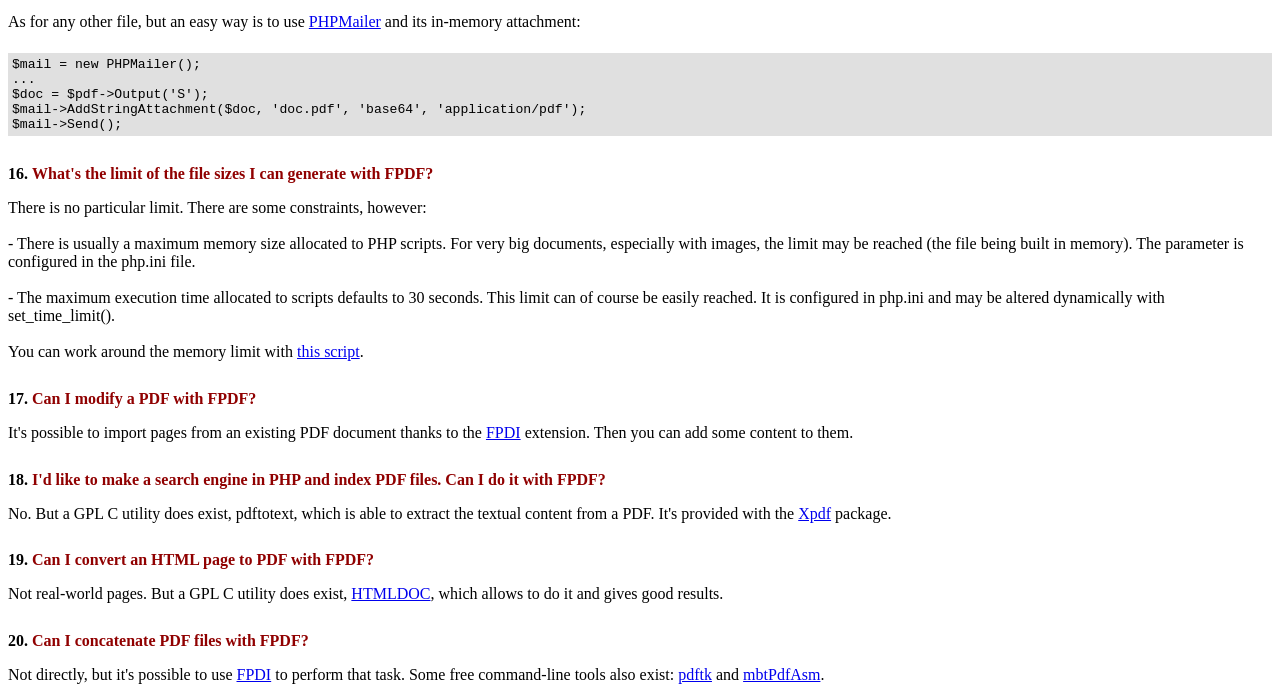
<file: fpdf186/FAQ.htm>
<!DOCTYPE html PUBLIC "-//W3C//DTD HTML 4.01 Transitional//EN">
<html>
<head>
<meta http-equiv="Content-Type" content="text/html; charset=UTF-8">
<title>FAQ</title>
<link type="text/css" rel="stylesheet" href="fpdf.css">
<style type="text/css">
ul {list-style-type:none; margin:0; padding:0}
ul#answers li {margin-top:1.8em}
.question {font-weight:bold; color:#900000}
</style>
</head>
<body>
<h1>FAQ</h1>
<ul>
<li><b>1.</b> <a href='#q1'>What's exactly the license of FPDF? Are there any usage restrictions?</a></li>
<li><b>2.</b> <a href='#q2'>I get the following error when I try to generate a PDF: Some data has already been output, can't send PDF file</a></li>
<li><b>3.</b> <a href='#q3'>Accented letters are replaced by some strange characters like Ã©.</a></li>
<li><b>4.</b> <a href='#q4'>I try to display the Euro symbol but it doesn't work.</a></li>
<li><b>5.</b> <a href='#q5'>I try to display a variable in the Header method but nothing prints.</a></li>
<li><b>6.</b> <a href='#q6'>I have defined the Header and Footer methods in my PDF class but nothing shows.</a></li>
<li><b>7.</b> <a href='#q7'>I can't make line breaks work. I put \n in the string printed by MultiCell but it doesn't work.</a></li>
<li><b>8.</b> <a href='#q8'>I use jQuery to generate the PDF but it doesn't show.</a></li>
<li><b>9.</b> <a href='#q9'>I draw a frame with very precise dimensions, but when printed I notice some differences.</a></li>
<li><b>10.</b> <a href='#q10'>I'd like to use the whole surface of the page, but when printed I always have some margins. How can I get rid of them?</a></li>
<li><b>11.</b> <a href='#q11'>How can I put a background in my PDF?</a></li>
<li><b>12.</b> <a href='#q12'>How can I set a specific header or footer on the first page?</a></li>
<li><b>13.</b> <a href='#q13'>I'd like to use extensions provided by different scripts. How can I combine them?</a></li>
<li><b>14.</b> <a href='#q14'>How can I open the PDF in a new tab?</a></li>
<li><b>15.</b> <a href='#q15'>How can I send the PDF by email?</a></li>
<li><b>16.</b> <a href='#q16'>What's the limit of the file sizes I can generate with FPDF?</a></li>
<li><b>17.</b> <a href='#q17'>Can I modify a PDF with FPDF?</a></li>
<li><b>18.</b> <a href='#q18'>I'd like to make a search engine in PHP and index PDF files. Can I do it with FPDF?</a></li>
<li><b>19.</b> <a href='#q19'>Can I convert an HTML page to PDF with FPDF?</a></li>
<li><b>20.</b> <a href='#q20'>Can I concatenate PDF files with FPDF?</a></li>
</ul>

<ul id='answers'>
<li id='q1'>
<p><b>1.</b> <span class='question'>What's exactly the license of FPDF? Are there any usage restrictions?</span></p>
FPDF is released under a permissive license: there is no usage restriction. You may embed it
freely in your application (commercial or not), with or without modifications.
</li>

<li id='q2'>
<p><b>2.</b> <span class='question'>I get the following error when I try to generate a PDF: Some data has already been output, can't send PDF file</span></p>
You must send nothing to the browser except the PDF itself: no HTML, no space, no carriage return. A common
case is having extra blank at the end of an included script file.<br>
<br>
The message may be followed by this indication:<br>
<br>
(output started at script.php:X)<br>
<br>
which gives you exactly the script and line number responsible for the output. If you don't see it,
try adding this line at the very beginning of your script:
<div class="doc-source">
<pre><code>ob_end_clean();</code></pre>
</div>
</li>

<li id='q3'>
<p><b>3.</b> <span class='question'>Accented letters are replaced by some strange characters like Ã©.</span></p>
Don't use UTF-8 with the standard fonts; they expect text encoded in windows-1252.
You can perform a conversion with iconv:
<div class="doc-source">
<pre><code>$str = iconv('UTF-8', 'windows-1252', $str);</code></pre>
</div>
Or with mbstring:
<div class="doc-source">
<pre><code>$str = mb_convert_encoding($str, 'windows-1252', 'UTF-8');</code></pre>
</div>
In case you need characters outside windows-1252, take a look at tutorial #7 or
<a href="http://www.fpdf.org/?go=script&amp;id=92" target="_blank">tFPDF</a>.
</li>

<li id='q4'>
<p><b>4.</b> <span class='question'>I try to display the Euro symbol but it doesn't work.</span></p>
The standard fonts have the Euro character at position 128. You can define a constant like this
for convenience:
<div class="doc-source">
<pre><code>define('EURO', chr(128));</code></pre>
</div>
</li>

<li id='q5'>
<p><b>5.</b> <span class='question'>I try to display a variable in the Header method but nothing prints.</span></p>
You have to use the <code>global</code> keyword to access global variables, for example:
<div class="doc-source">
<pre><code>function Header()
{
    global $title;

    $this-&gt;SetFont('Arial', 'B', 15);
    $this-&gt;Cell(0, 10, $title, 1, 1, 'C');
}

$title = 'My title';</code></pre>
</div>
Alternatively, you can use an object property:
<div class="doc-source">
<pre><code>function Header()
{
    $this-&gt;SetFont('Arial', 'B', 15);
    $this-&gt;Cell(0, 10, $this-&gt;title, 1, 1, 'C');
}

$pdf-&gt;title = 'My title';</code></pre>
</div>
</li>

<li id='q6'>
<p><b>6.</b> <span class='question'>I have defined the Header and Footer methods in my PDF class but nothing shows.</span></p>
You have to create an object from the PDF class, not FPDF:
<div class="doc-source">
<pre><code>$pdf = new PDF();</code></pre>
</div>
</li>

<li id='q7'>
<p><b>7.</b> <span class='question'>I can't make line breaks work. I put \n in the string printed by MultiCell but it doesn't work.</span></p>
You have to enclose your string with double quotes, not single ones.
</li>

<li id='q8'>
<p><b>8.</b> <span class='question'>I use jQuery to generate the PDF but it doesn't show.</span></p>
Don't use an AJAX request to retrieve the PDF.
</li>

<li id='q9'>
<p><b>9.</b> <span class='question'>I draw a frame with very precise dimensions, but when printed I notice some differences.</span></p>
To respect dimensions, select "None" for the Page Scaling setting instead of "Shrink to Printable Area" in the print dialog box.
</li>

<li id='q10'>
<p><b>10.</b> <span class='question'>I'd like to use the whole surface of the page, but when printed I always have some margins. How can I get rid of them?</span></p>
Printers have physical margins (different depending on the models); it is therefore impossible to remove
them and print on the whole surface of the paper.
</li>

<li id='q11'>
<p><b>11.</b> <span class='question'>How can I put a background in my PDF?</span></p>
For a picture, call Image() in the Header() method, before any other output. To set a background color, use Rect().
</li>

<li id='q12'>
<p><b>12.</b> <span class='question'>How can I set a specific header or footer on the first page?</span></p>
Just test the page number:
<div class="doc-source">
<pre><code>function Header()
{
    if($this-&gt;PageNo()==1)
    {
        //First page
        ...
    }
    else
    {
        //Other pages
        ...
    }
}</code></pre>
</div>
</li>

<li id='q13'>
<p><b>13.</b> <span class='question'>I'd like to use extensions provided by different scripts. How can I combine them?</span></p>
Use an inheritance chain. If you have two classes, say A in a.php:
<div class="doc-source">
<pre><code>require('fpdf.php');

class A extends FPDF
{
...
}</code></pre>
</div>
and B in b.php:
<div class="doc-source">
<pre><code>require('fpdf.php');

class B extends FPDF
{
...
}</code></pre>
</div>
then make B extend A:
<div class="doc-source">
<pre><code>require('a.php');

class B extends A
{
...
}</code></pre>
</div>
and make your own class extend B:
<div class="doc-source">
<pre><code>require('b.php');

class PDF extends B
{
...
}

$pdf = new PDF();</code></pre>
</div>
</li>

<li id='q14'>
<p><b>14.</b> <span class='question'>How can I open the PDF in a new tab?</span></p>
Just do the same as you would for an HTML page or anything else: add a target="_blank" to your link or form.
</li>

<li id='q15'>
<p><b>15.</b> <span class='question'>How can I send the PDF by email?</span></p>
As for any other file, but an easy way is to use <a href="https://github.com/PHPMailer/PHPMailer" target="_blank">PHPMailer</a> and
its in-memory attachment:
<div class="doc-source">
<pre><code>$mail = new PHPMailer();
...
$doc = $pdf-&gt;Output('S');
$mail-&gt;AddStringAttachment($doc, 'doc.pdf', 'base64', 'application/pdf');
$mail-&gt;Send();</code></pre>
</div>
</li>

<li id='q16'>
<p><b>16.</b> <span class='question'>What's the limit of the file sizes I can generate with FPDF?</span></p>
There is no particular limit. There are some constraints, however:
<br>
<br>
- There is usually a maximum memory size allocated to PHP scripts. For very big documents,
especially with images, the limit may be reached (the file being built in memory). The
parameter is configured in the php.ini file.
<br>
<br>
- The maximum execution time allocated to scripts defaults to 30 seconds. This limit can of course
be easily reached. It is configured in php.ini and may be altered dynamically with set_time_limit().
<br>
<br>
You can work around the memory limit with <a href="http://www.fpdf.org/?go=script&amp;id=76" target="_blank">this script</a>.
</li>

<li id='q17'>
<p><b>17.</b> <span class='question'>Can I modify a PDF with FPDF?</span></p>
It's possible to import pages from an existing PDF document thanks to the
<a href="https://www.setasign.com/products/fpdi/about/" target="_blank">FPDI</a> extension.
Then you can add some content to them.
</li>

<li id='q18'>
<p><b>18.</b> <span class='question'>I'd like to make a search engine in PHP and index PDF files. Can I do it with FPDF?</span></p>
No. But a GPL C utility does exist, pdftotext, which is able to extract the textual content from a PDF.
It's provided with the <a href="https://www.xpdfreader.com" target="_blank">Xpdf</a> package.
</li>

<li id='q19'>
<p><b>19.</b> <span class='question'>Can I convert an HTML page to PDF with FPDF?</span></p>
Not real-world pages. But a GPL C utility does exist, <a href="https://www.msweet.org/htmldoc/" target="_blank">HTMLDOC</a>,
which allows to do it and gives good results.
</li>

<li id='q20'>
<p><b>20.</b> <span class='question'>Can I concatenate PDF files with FPDF?</span></p>
Not directly, but it's possible to use <a href="https://www.setasign.com/products/fpdi/demos/concatenate-fake/" target="_blank">FPDI</a>
to perform that task. Some free command-line tools also exist:
<a href="https://www.pdflabs.com/tools/pdftk-the-pdf-toolkit/" target="_blank">pdftk</a> and
<a href="http://thierry.schmit.free.fr/spip/spip.php?article15" target="_blank">mbtPdfAsm</a>.
</li>
</ul>
</body>
</html>
</file>
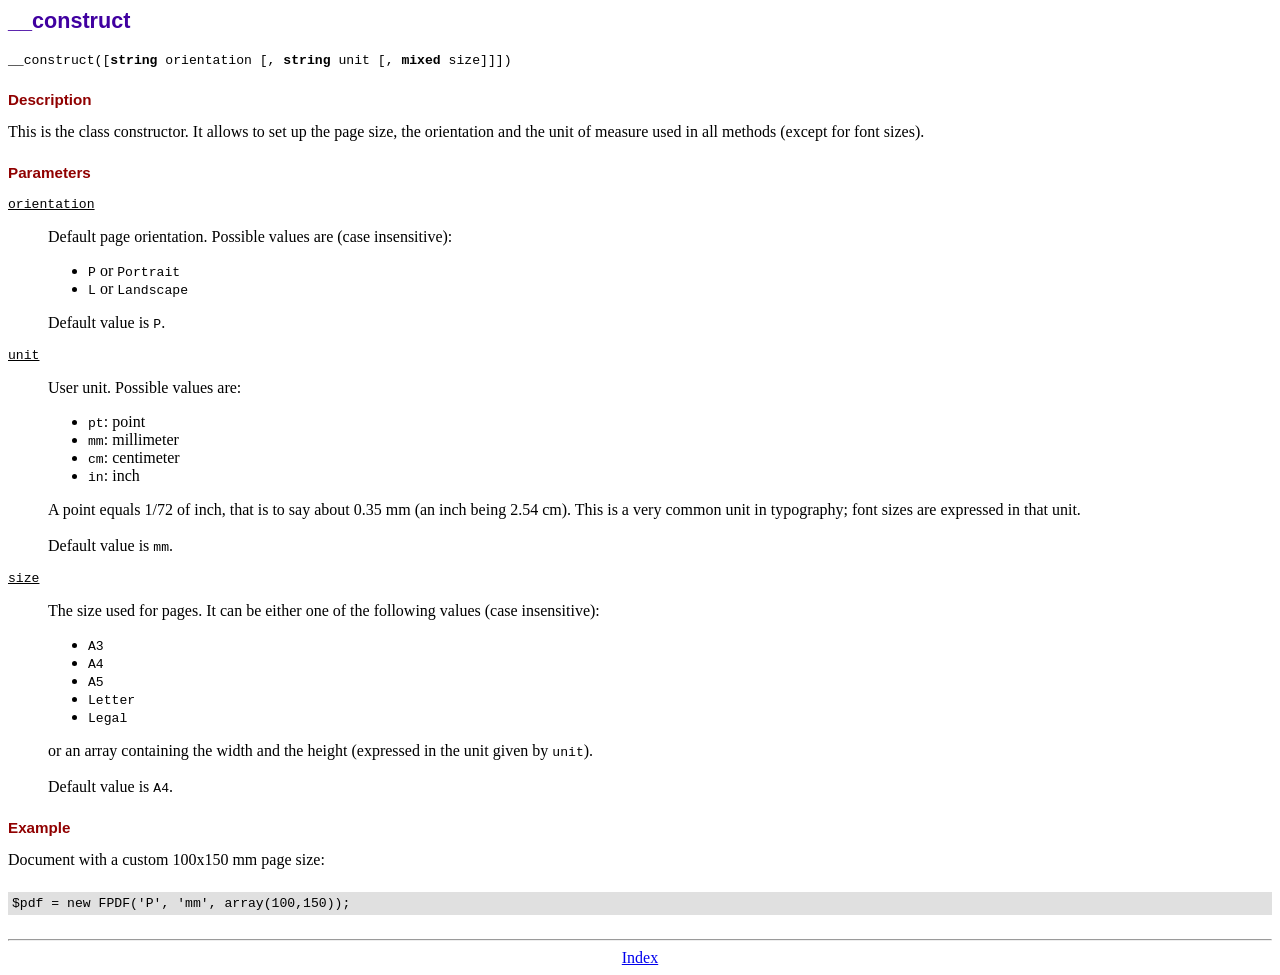
<file: fpdf186/doc/__construct.htm>
<!DOCTYPE html PUBLIC "-//W3C//DTD HTML 4.01 Transitional//EN">
<html>
<head>
<meta http-equiv="Content-Type" content="text/html; charset=UTF-8">
<title>__construct</title>
<link type="text/css" rel="stylesheet" href="../fpdf.css">
</head>
<body>
<h1>__construct</h1>
<code>__construct([<b>string</b> orientation [, <b>string</b> unit [, <b>mixed</b> size]]])</code>
<h2>Description</h2>
This is the class constructor. It allows to set up the page size, the orientation and the
unit of measure used in all methods (except for font sizes).
<h2>Parameters</h2>
<dl class="param">
<dt><code>orientation</code></dt>
<dd>
Default page orientation. Possible values are (case insensitive):
<ul>
<li><code>P</code> or <code>Portrait</code></li>
<li><code>L</code> or <code>Landscape</code></li>
</ul>
Default value is <code>P</code>.
</dd>
<dt><code>unit</code></dt>
<dd>
User unit. Possible values are:
<ul>
<li><code>pt</code>: point</li>
<li><code>mm</code>: millimeter</li>
<li><code>cm</code>: centimeter</li>
<li><code>in</code>: inch</li>
</ul>
A point equals 1/72 of inch, that is to say about 0.35 mm (an inch being 2.54 cm). This
is a very common unit in typography; font sizes are expressed in that unit.
<br>
<br>
Default value is <code>mm</code>.
</dd>
<dt><code>size</code></dt>
<dd>
The size used for pages. It can be either one of the following values (case insensitive):
<ul>
<li><code>A3</code></li>
<li><code>A4</code></li>
<li><code>A5</code></li>
<li><code>Letter</code></li>
<li><code>Legal</code></li>
</ul>
or an array containing the width and the height (expressed in the unit given by <code>unit</code>).<br>
<br>
Default value is <code>A4</code>.
</dd>
</dl>
<h2>Example</h2>
Document with a custom 100x150 mm page size:
<div class="doc-source">
<pre><code>$pdf = new FPDF('P', 'mm', array(100,150));</code></pre>
</div>
<hr style="margin-top:1.5em">
<div style="text-align:center"><a href="index.htm">Index</a></div>
</body>
</html>
</file>
<file: css/style.css>
*{
    margin: 0px;
    padding: 0px;
    font-family: poppins;
    box-sizing: border-box;
    scroll-behavior: smooth;
}
a{
    text-decoration: none; 
}
ul{
    list-style: none;
}

/* width */
::-webkit-scrollbar {
    width: 7px;
  }
  
  /* Track */
  ::-webkit-scrollbar-track {
    box-shadow: inset 0 0 5px rgb(233, 233, 233); 
  }
   
  /* Handle */
  ::-webkit-scrollbar-thumb {
    background: rgb(56, 56, 56); 
    border-radius: 10px;
  }
  
  /* Handle on hover */
  ::-webkit-scrollbar-thumb:hover {
    background: #1b1b1b; 
  }
/*==hero========================*/
#hero{
    min-height: 600px;
    background-color: #f5f7fb;
    display: flex;
    flex-direction: column;
    justify-content: space-between;
}
.navigation{
    display: flex;
    justify-content: space-between;
    align-items: center;
    max-width: 1200px;
    width: 90%;
    margin: 0px auto;
    padding: 30px 0px;
}
.logo img{
    width: 145px;
}
.menu{
    display: flex;
    justify-content: center;
    align-items: center;
    margin-right: auto;
    margin-left: 40px;
}
.menu li a{
    margin: 0px 20px;
    color: #303030;
    font-weight: 500;
    transition: all ease 0.3s;
}
.menu li a:hover{
    color: #72E8D2;
}
.nav-booking-btn{
    height: 45px;
    padding: 0px 20px;
    border-radius:4px;
    background-color: #72E8D2;
    color: #000000;
    display: flex;
    justify-content: center;
    align-items: center;
    font-weight: 500;
    letter-spacing: 1px;
    font-size: 0.9rem;
}
.nav-booking-btn:hover{
    background-color: #5AC0B2;
    transition: 0.5s;
}
/*==hero-content==================*/
.hero-content{
    max-width: 1200px;
    width: 90%;
    margin: 0px auto;
    display: grid;
    grid-template-columns: 1fr 1fr;
    align-items: flex-start;
    margin-top: auto;
}
.hero-img{
    display: flex;
}
.hero-img img{
    width: 110%;
    height: 110%;
    max-height: 450px;
    object-fit: contain;
    object-position: center bottom;
}
.hero-text{
   display: flex;
   flex-direction: column;
   margin-top: 30px; 
}
.hero-text h1{
    font-size: 3.2rem;
    color: #D54A6A ;
    line-height: 3.6rem;
}
.hero-text p{
    color: #535353;
    margin: 15px 0px;
    max-width: 500px;
    letter-spacing: 0.3px;
    line-height: 1.8rem;
}
.hero-text-btns{
    display: flex;
    justify-content: flex-start;
    align-items: center;
}
.hero-text-btns a{
    height: 45px;
    padding: 0px 15px;
    background-color: #72E8D2;
    color: #000000;
    border-radius: 4px;
    margin-right: 10px;
    display: flex;
    justify-content: center;
    align-items: center;
    font-size: 0.9rem;
    letter-spacing: 0.5px;
    font-weight: 500;
}
.hero-text-btns a:hover{
    background-color: #5AC0B2;
    transition: 0.5s;
}
.hero-text-btns a i{
    width: 24px;
    height: 24px;
    display: flex;
    justify-content: center;
    align-items: center;
    border-radius: 50%;
    background-color: #ffffff;
    margin-right: 8px;
    color: #000000;
    font-size: 0.5rem;
    padding-bottom: 1px;
}
/*==caregiver-search=====================*/
.caregiver-search-container{
    max-width: 1000px;
    width: 90%;
    background-color: #ffffff;
    padding:20px;
    margin: auto;
    border-radius: 10px;
    box-shadow: 2px 16px 30px rgba(0,0,0,0.12);
    margin-top: -60px;
    z-index: 3;
    position: relative;
}
.caregiver-search-container h3{
    color: #D54A6A;
    font-size: 1rem;
    margin-bottom: 5px;
}
.caregiver-search{
    display: grid;
    grid-template-columns: 1fr 1fr 60px;
    grid-gap: 10px;
}
.caregiver-search-box{
    width: 100%;
    display: flex;
    justify-content: space-between;
    align-items: center;
    background-color: #f7fbff;
    padding: 15px;
    border-radius: 4px;
    border: 1px solid #e4e4e4;
}
.caregiver-search-box i{
    color: #535353;
    margin-right: 10px;
}
.caregiver-search-box input{
    width: 100%;
    background-color: transparent;
    border: none;
    outline: none;
}
.caregiver-search button{
    background-color: #72E8D2;
    color: #000000;
    border: none;
    outline: none;
    border-radius: 5px;
    font-size: 1.1rem;
    cursor: pointer;
}
.caregiver-search button:hover{
    background-color: #5AC0B2;
    transition: 0.5s;
}
/*==what-we-provide===============*/
.what-we-provide{
    max-width: 1200px;
    width: 90%;
    margin: 50px auto;
    display: grid;
    grid-template-columns: 1fr 1fr 1fr;
}
.w-info-box{
    display: flex;
    justify-content: flex-start;
    align-items: center;
}
.w-info-icon{
    width: 60px;
    height: 60px;
    display: flex;
    justify-content: center;
    align-items: center;
    border-radius: 5px;
    margin-right: 15px;
    font-size: 1.4rem;
}
.w-info-text{
    display: flex;
    flex-direction: column;
}
.w-info-text strong{
    color: #122853;
    font-weight: 700;
}
.w-info-text p{
    color: #535353;
    font-size: 0.9rem;
    letter-spacing: 0.3px;
}
.w-i-box1 .w-info-icon{
    background-color: #ffdad4;
}
.w-i-box2 .w-info-icon{
    background-color: #d4ffe1;
}
.w-i-box3 .w-info-icon{
    background-color: #d4e7ff;
}
/*==our-story=======================*/
#about-us{
    background-color: #f5f7fb;
    max-width: 1200px;
    width: 90%;
    margin: 80px auto;
    border: 10px solid #ffffff;
    box-shadow: 2px 2px 30px rgba(0,0,0,0.12);
    display: grid;
    grid-template-columns: 1fr 1fr;
}
.about-us-img{
    position: relative;
    display: flex;
}
.about-us-img img{
    width: 100%;
    height: 100%;
    object-fit: cover;
    object-position: center;
}
.about-us-text{
    padding: 50px;
}
.about-us-text h2{
    font-size: 2.8rem;
    color: #D54A6A;
    line-height: 3rem;
}
.about-us-text p{
    color: #535353;
    font-size: 0.9rem;
    margin: 10px 0px;
    line-height: 1.4rem;
    letter-spacing: 0.3px;
}
.about-us-text p a{
    color: #122853;
    text-decoration: underline;
}
.about-us-container{
    display: grid;
    grid-template-columns: 1fr 1fr;
    grid-gap: 20px;
    margin-top: 20px;
}
.story-numbers-box{
    padding: 20px;
    display: flex;
    flex-direction: column;
    justify-content: center;
    align-items: center;
    text-align: center;
    border-radius: 10px;
}
.story-numbers-box strong{
    color: #122853;
    font-weight: 700;
    font-size: 1.8rem;
}
.story-numbers-box span{
    color: #535353;
    font-size: 0.9rem;
}
.s-n-box1{
    background-color: #d4dfff;
}
.s-n-box2{
    background-color: #d4e7ff;
}
.s-n-box3{
    background-color: #ffd4fd;
}
.s-n-box4{
    background-color: #d7d4ff;
}
/*==our-services=====================*/
#our-services{
    width: 100%;
    margin: 50px auto 0px auto;
    background-color: #f5f7fb;
    padding: 50px 0px;
    display: flex;
    flex-direction: column;
    justify-content: center;
    align-items: center;
}
.services-heading{
    display: flex;
    justify-content: space-between;
    align-items: center;
    max-width: 1200px;
    width: 90%;
    margin: auto;
}
.services-heading-text strong{
    color: #122853;
    font-size: 0.9rem;
    font-weight: 600;
    letter-spacing: 1px;
}
.services-heading-text h2{
    font-size: 2.2rem;
    color: #D54A6A;
    font-weight: 700;
    max-width: 600px;
}
.swiper-button-next,
.swiper-button-prev{
    position: static !important;
    transform: translate(0,0);
    margin: 10px !important;
}
.service-slide-btns{
    display: flex;
    justify-content: center;
    align-items: center;}
.swiper-button-next::after,
.swiper-button-prev::after{
    font-size: 25px !important;
    font-weight: 800;
    color: #122853;
}
.services-box-container{
    max-width: 1300px;
    width: 90%;
    margin: 40px auto;
    overflow: hidden;
}
.service-box{
    display: flex;
    flex-direction: column;
    justify-content: center;
    align-items: flex-start;
    max-width: 100%;/*350px*/
    border: 5px solid #ffffff;
    padding: 30px;
}
.service-box:hover{
    border: 5px solid #E9859B;
}
.service-box i{
    font-size: 2rem;
    color: #122853;
    width: 60px;
    height: 60px;
    border-radius:5px;
    display: flex;
    justify-content: center;
    align-items: center;
}
.service-box strong{
    color: #122853;
    font-size: 1.4rem;
    margin-top: 20px;
}
.service-box p{
    font-size: 0.9rem;
    line-height: 1.4rem;
    color:#122853;
    display: -webkit-box;
    -webkit-line-clamp: 3;
    -webkit-box-orient: vertical;
    overflow: hidden;  
}
.service-box a{
    height: 45px;
    background-color: #122853;
    color: #ffffff;
    padding: 0px 20px;
    display: flex;
    justify-content: center;
    align-items: center;
    font-size: 0.9rem;
    font-weight: 500;
    border-radius: 5px;
    margin-top: 30px;
}
.s-box1 i{
    background-color: #d4e2ff;
}
.s-box2 i{
    background-color: #d4ffe1;
}
.s-box3 i{
    background-color: #ffdad4;
}
.s-box4 i{
    background-color: #faf4b8;
}
.s-box5 i{
    background-color: #FFCC80;
}

.s-box1{
    background-color: #ecf6fd;
}
.s-box2{
    background-color: #edfff3;
}
.s-box3{
    background-color: #fff0ee;
}
.s-box4{
    background-color: #fcffcf;
}
.s-box5{
    background-color: #FFE5B4;
}
.service-btn{
    color: #535353;
    font-size: 0.9rem;
    margin-top: 10px;
    text-align: center;
    padding: 0px 10px;
}
.service-btn a{
    color: #014dd5;
    text-decoration: underline;
    font-weight: 600;
}
/*==why-choose-us======================*/
#why-choose-us{
    width: 100%;
    display: grid;
    grid-template-columns: 1.5fr 1fr;
}
.why-choose-us-left{
    padding: 50px;
    background-color: #4CAF50 ;
}
.why-choose-us-right{
    background-color: #3C8DBC ;
    padding: 50px;
}
.why-choose-us-right h3,
.why-choose-us-left h3{
    font-size: 2.6rem;
    color: #ffffff;
    font-weight: 600;
    line-height: 3.2rem;
}
.why-choose-box-container{
    display: grid;
    grid-template-columns: 1fr 1fr;
    margin-top: 20px;
    grid-gap: 10px;
}
.why-choose-box{
    display: flex;
    justify-content: flex-start;
    align-items: center;
    padding: 20px;
    background-color: #4a8a70;
}
.why-choose-box i{
    width: 40px;
    height: 28px;
    border-radius: 50%;
    display: flex;
    justify-content: center;
    align-items: center;
    color: #ffffff;
    background-color: #25503f;
    margin-right: 10px;
}
.why-choose-box-text{
    display: flex;
    flex-direction: column;
    justify-content: center;
}
.why-choose-box-text strong{
    color: #ffffff;
    font-weight: 600;
}
.why-choose-box-text p{
    color: #ececec;
    font-size: 0.9rem;
    opacity: 0.7;
}
.why-choose-us-left a{
    background-color: #1a1a1b;
    color: #ffffff;
    padding: 0px 10px;
    height: 45px;
    display: flex;
    justify-content: center;
    align-items: center;
    border-radius: 5px;
    max-width: 200px;
    margin-top: 30px;
    font-size: 0.9rem;
}
.why-choose-us-right p{
    color: #dfdfdf;
    font-size: 0.8rem;
    line-height: 1.4rem;
    letter-spacing: 0.5px;
    margin: 10px 0px;
}
.w-right-contact-container{
    width: 100%;
    display: flex;
    flex-direction: column;
}
.w-right-contact-box{
    display: flex;
    justify-content: flex-start;
    align-items: center;
    margin-top: 10px;
}
.w-right-contact-box i{
    width: 50px;
    height: 50px;
    background-color:#4060b3;
    border-radius: 4px;
    display: flex;
    justify-content: center;
    align-items: center;
    color: #ffffff;
    font-size: 1.2rem;
    margin-right: 10px;
}
.w-right-contact-box-text{
    display: flex;
    flex-direction: column;
}
.w-right-contact-box-text span{
    color: #e4e4e4;
    font-size: 0.7rem;
}
.w-right-contact-box-text strong{
    font-size: 1rem;
    color: #ffffff;
    font-weight: 600;
}
/*==our-team====================*/
#our-team{
    max-width: 1200px;
    width: 90%;
    margin: 80px auto;
}
.our-team-heading{
    display: flex;
    flex-direction: column;
    justify-content: center;
    align-items: center;
    text-align: center;
}
.our-team-heading h3{
    font-size: 2.4rem;
    color: #D54A6A;
}
.our-team-heading p{
    color: #535353;
    letter-spacing: 0.3px;
    font-size: 0.9rem;
}
.team-box-container{
    width: 100%;
    overflow: hidden;
    margin-top: 40px;
}
.team-box{
    max-width: 100%;/*300px*/
    display: flex;
    flex-direction: column;
}
.team-img{
    background-color: #f5f7fb;
    padding: 10px 10px 0px 10px;
    border-radius: 10px;
    height: 290px;
    display: flex;
    align-items: flex-end;
}
.team-img img{
    width: 100%;
    height: 100%;
    object-fit: contain;
    object-position: center bottom;
}
.team-text{
    display: flex;
    flex-direction: column;
    justify-content: center;
    align-items: center;
    text-align: center;
    padding: 10px;
    margin-top: 10px;
}
.team-text strong{
    color: #122853;
}
.team-text span{
    color: #303030;
    font-size: 0.9rem;
    margin-top: 5px;
}


/*==FAQ=====================*/
#our-faq{
    width: 100%;
    margin: 50px auto 0px auto;
    background-color: #f5f7fb;
    padding: 50px 0px;
    display: flex;
    flex-direction: column;
    justify-content: center;
    align-items: center;
}
.faq-heading{
    display: flex;
    justify-content: space-between;
    align-items: center;
    max-width: 1200px;
    width: 90%;
    margin: auto;
}
.faq-heading-text strong{
    color: black;
    font-size: 0.9rem;
    font-weight: 600;
    letter-spacing: 1px;
}
.faq-heading-text h2{
    font-size: 2.2rem;
    color: #D54A6A;
    font-weight: 700;
    max-width: 600px;
}
.swiper-button-next,
.swiper-button-prev{
    position: static !important;
    transform: translate(0,0);
    margin: 10px !important;
}
.faq-slide-btns{
    display: flex;
    justify-content: center;
    align-items: center;}
.swiper-button-next::after,
.swiper-button-prev::after{
    font-size: 25px !important;
    font-weight: 800;
    color: #122853;
}
.faq-box-container{
    max-width: 1200px;
    width: 90%;
    margin: 50px auto;
    overflow: hidden;
    
}
.faq-box{
    display: flex;
    flex-direction: column;
    justify-content: center;
    align-items: flex-start;
    max-width: 100%;/*350px*/
    height: 300px;
    border: 5px solid #ffffff;
    padding: 30px;
}
.faq-box:hover{
    border: 5px solid #c7d0eb;
}
.faq-box i{
    font-size: 2rem;
    color: #122853;
    width: 60px;
    height: 60px;
    border-radius:5px;
    display: flex;
    justify-content: center;
    align-items: center;
}
.faq-box strong{
    color: #122853;
    font-size: 1.4rem;
    
}
.faq-box p{
    font-size: 0.9rem;
    line-height: 1.4rem;
    color:#122853;
    padding: 10px 0px;
    
}
.faq-box a{
    height: 45px;
    background-color: #122853;
    color: #ffffff;
    padding: 0px 20px;
    display: flex;
    justify-content: center;
    align-items: center;
    font-size: 0.9rem;
    font-weight: 500;
    border-radius: 5px;
    margin-top: 30px;
}
.f-box1 i{
    background-color: #d4e2ff;
}
.f-box2 i{
    background-color: #d4ffe1;
}
.f-box3 i{
    background-color: #ffdad4;
}
.f-box4 i{
    background-color: #faf4b8;
}

.f-box1{
    background-color: #ecf6fd;
}
.f-box2{
    background-color: #edfff3;
}
.f-box3{
    background-color: #fff0ee;
}
.f-box4{
    background-color: #fcffcf;
}


/*==Testimonials=============================*/
#testimonials{
    background-color: #f5f7fb;
    padding: 50px 0px;
    width: 100%;
    display: flex;
    flex-direction: column;
    justify-content: center;
    align-items: center;
}
.testimonials-heading{
    max-width: 1200px;
    width: 90%;
    display: flex;
    flex-direction: column;
    justify-content: center;
    align-items: center;
    text-align: center;
}
.testimonials-heading h3{
    font-size: 2.4rem;
    color: #D54A6A;
}
.testimonials-heading p{
    color: #535353;
    margin-top: 10px;
    max-width: 600px;
    font-size: 0.9rem;
    letter-spacing: 0.5px;
    line-height: 1.4rem;
}
.testimonials-content{
    max-width: 1200px;
    width: 90%;
    display: grid;
    grid-template-columns: 1.4fr 1fr;
    margin-top:50px;
}
.testimonials-img{
    height: 100%;
    margin-left: auto;
    margin-right: 40px;
}
.testimonials-img img{
    height: 100%;
    width: 100%;
    max-height: 450px;
    object-fit: contain;
    object-position: center;
}
.testimonials-box-container{
    margin-top: 50px;
    overflow: hidden;
}
.testimonials-box{
    display: flex;
    flex-direction: column;
    width: 100%;
}
.t-profile{
    display: flex;
    justify-content: flex-start;
    align-items: center;
}
.t-profile-img{
    width: 70px;
    height: 70px;
    border-radius: 6px;
    background-color: #c7d0eb;
    margin-right: 10px;
    overflow: hidden;
}
.t-profile-img img{
    width: 100%;
    height: 100%;
    object-fit: cover;
    object-position: center;
}
.t-profile-text{
    display: flex;
    flex-direction: column;
    align-items: flex-start;
}
.t-profile-text strong{
    color: #D54A6A;
    font-size: 1.2rem;
}
.t-profile-text span{
    color: #535353;
    font-size: 0.9rem;
    letter-spacing: 0.3px;
}
.t-rating{
    font-size: 0.8rem;
    color: #ffbc02;
    margin-top: 5px;
}
.testimonials-box p{
    font-size: 0.9rem;
    color: #122853;
    line-height: 1.4rem;
    letter-spacing: 0.3px;
    margin-top: 30px;
}
.swiper-pagination{
   position: static !important;
}
/*==subscribe=====================*/
#subscribe{
    max-width: 1000px;
    width: 90%;
    background-color:#D54A6A;
    padding: 50px;  
    border-radius: 10px;
    margin: 50px auto;
    display: flex;
    flex-direction: column;
    justify-content: center;
    align-items: center;
}
#subscribe h3{
    font-size: 2.6rem;
    color: #ffffff;
    font-weight: 600;
    line-height: 3.4rem;
    max-width:600px;
    text-align: center;
}
.subscribe-box{
    max-width: 600px;
    width: 100%;
    background-color: #ffffff;
    border-radius: 4px;
    height: 50px;
    display: flex;
    padding: 5px;
    margin-top: 20px;
}
.subscribe-box input{
    width: 100%;
    height: 100%;
    padding: 0px 10px;
    border: none;
    outline: none;
}
.subscribe-box button{
    background-color: #72E8D2;
    color: #122853;
    border-radius: 4px;
    max-width: 120px;
    width: 100%;
    border: none;
    outline: none;
    cursor: pointer;
    text-transform: uppercase;
    font-weight: 500;
    letter-spacing: 0.4px;
}
/*==footer================================*/
.logo-name span{
    background-color: #D54A6A;
    color: #72E8D2;
    padding: 0px 5px;
    border-radius: 5px;
    font-weight: 600;
    margin-right: 5px;
}
.logo-name{
    color:#D54A6A;
    font-weight: 700;
    font-size: 1.4rem;
}
footer{
    width: 100%;
    background-color:  #f5f7fb;
}
.footer-container{
    max-width: 1200px;
    width: 90%;
    margin: 0px auto;
    padding: 50px 0px;
    display:flex;
    justify-content: space-between;
    align-items: flex-start;
}
.footer-company-box{
    max-width: 330px;
}
.footer-company-box p{
    color: #585858;
    margin: 5px 0px;
    font-size: 0.9rem;
    letter-spacing: 0.3px;
    line-height: 1.4rem;
}
.footer-social{
    display: flex;
    align-items: center;
    flex-wrap: wrap;
}
.footer-social a{
    margin-top: 10px;
    margin-right: 10px;
    width: 40px;
    height: 40px;
    border-radius: 50%;
    display: flex;
    justify-content: center;
    align-items: center;
    border: 1px solid #e9e9e9;
    color: #333333;
    font-size: 0.9rem;
    transition: all ease 0.3s;
}
.footer-social a:hover{
    background-color: #72E8D2;
    color: #ffffff;
}
.footer-link-box strong{
    font-size: 1.2rem;
    color: #D54A6A;
    font-weight: 600;
}
.footer-link-box ul{
    margin-top: 5px;
}
.footer-container ul li a{
    color: #585858;
    font-size: 0.9rem;
    margin-bottom: 5px;
    display: flex;
    transition: all ease 0.3s;
}
.footer-container ul li a:hover{
    color: #72E8D2;
}
.footer-bottom{
    display: flex;
    justify-content: space-between;
    align-items: center;
    flex-wrap: wrap;
    grid-gap: 10px;
    border-top: 1px solid #e9e9e9;
    padding: 20px 0px;
    max-width: 1200px;
    width: 90%;
    margin: auto;
}
.footer-bottom span{
    color: #252525;
    font-size: 0.9rem;
}

/*==making-responsive====================*/
.menu-icon,
.menu-btn{
    display: none;
}
@media(max-width:1200px){
    .footer-container{
        display: grid;
        grid-template-columns: 1fr 1fr;
        grid-gap: 40px;
    }
}
@media(max-width:1050px){
    .hero-content{
        display: flex;
        flex-direction: column-reverse;
        justify-content: center;
        align-items: center;
        margin: 50px auto;
    }
    .hero-text{
        margin-bottom: 40px;
        background-color: #ffffff;
        padding: 30px;
        margin-top: 0px;
    }
}
@media(max-width:950px){
    .navigation{
        justify-content: space-between;
        padding: 30px 0px;
        position: relative;
        width: 100%;
        padding: 20px;
    }
    .logo,
    .nav-appointment-btn{
        z-index: 103;
    }
    .logo{
        margin-right: auto;
        margin-left: 20px;
    }
    .navigation .menu{
        display: none;
        position: absolute;
        left: 0px;
        top:100%;
        background-color: #ffffff;
        width: 100%;
        padding: 0px;
        margin: 0px;
        z-index: 102;
        box-shadow: 2px 30px 30px rgba(0,0,0,0.06);
    }
    .navigation .menu::after{
        content: '';
        position: absolute;
        left: 0px;
        top: -100%;
        background-color: #ffffff;
        width: 100%;
        height: 100%;
    }
    .navigation .menu li{
        width:100%;
        margin: 0px;
        padding: 0px;
    }
    .navigation .menu li a{
        width: 100%;
        height: 40px;
        display: flex;
        align-items: center;
        margin: 0px;
        padding: 30px 20px;
    }
    .menu-icon{
        display: block;
    }
    .navigation .menu-icon{
        cursor: pointer;
        float: right;
        padding: 10px 0px;
        position: relative;
        user-select: none;
        z-index: 106;
    }
    .navigation .menu-icon .nav-icon{
        background-color: #181818;
        display: block;
        position: relative;
        height: 2px;
        transition: background 0.2s ease-out;
        width: 25px;
    }
    .navigation .menu-icon .nav-icon::before,
    .navigation .menu-icon .nav-icon::after{
        background-color: #181818;
        content: '';
        position: absolute;
        height: 100%;
        transition: all ease-out 0.2s;
        width: 100%;
    }

    .navigation .menu-icon .nav-icon::before{
        top: 9px;
    }
    .navigation .menu-icon .nav-icon::after{
        top: -9px;
    }
    .navigation .menu-icon:checked ~ .menu-icon .nav-icon,
    .navigation .menu-btn:checked ~ .menu-icon .nav-icon{
        background-color: transparent;
    }
    .navigation .menu-btn:checked ~ .menu-icon .nav-icon::before{
        transform: rotate(-45deg);
        top: 0px;
    }
    .navigation .menu-btn:checked ~ .menu-icon .nav-icon::after{
        transform: rotate(45deg);
        top: 0px;
    }
 
    .navigation .menu-btn:checked ~ .menu{
        display: block;
    }

    .what-we-provide{
        grid-template-columns: 1fr 1fr;
        grid-gap: 20px;
    }
    #our_story{
        grid-template-columns: 1fr;
    }
    .our-story-img img{
        max-height: 400px;
    }
    .our-stroy-text{
        padding: 30px;
    }
    #why-choose-us{
        grid-template-columns: 1fr;
    }
    .testimonials-content{
        grid-template-columns: 1fr;
    }
    .testimonials-img{
        margin-right: auto;
    }
    .testimonials-img img{
        width: 100%;
    }
}
@media(max-width:620px){
    .hero-text{
        padding: 20px;
    }
    .hero-text h1,
    .our-stroy-text h2,
    .services-heading h2,
    .why-choose-us-left h3,
    .why-choose-us-right h3,
    .our-team-heading h3,
    .testimonials-heading h3{
        font-size: 1.8rem;
        line-height: 2.2rem;
    }
    .hero-text-btns{
        flex-direction: column;
    }
    .hero-text-btns a{
        width: 100%;
        margin-top: 5px;
    }
    .appointment-search{
        grid-template-columns: 1fr;
    }
    .appointment-search button{
        height: 45px;
    }
    .what-we-provide{
        grid-template-columns: 1fr;
    }
    .our-stroy-text{
        padding: 20px 15px;
    }
    .story-numbers-box{
        padding: 15px;
    }
    .story-numbers-box strong{
        font-size: 1.4rem;
    }
    .why-choose-us-right,
    .why-choose-us-left{
        padding: 30px 20px;
    }
    .why-choose-box-container{
        grid-template-columns: 1fr;}
    #subscribe h3{
        font-size: 1.4rem;
        line-height: 1.8rem;
    }
    #subscribe{
        padding: 20px;
    }
	 .footer-container{
        grid-template-columns: 1fr;
    }
}
@media(max-width:320px){
    .nav-appointment-btn{
        display: none;
    }
    .story-numbers-container{
        grid-template-columns: 1fr;
    }
}
</file>
<file: fpdf186/fpdf.css>
body {font-family:"Times New Roman",serif}
h1 {font:bold 135% Arial,sans-serif; color:#4000A0; margin-bottom:0.9em}
h2 {font:bold 95% Arial,sans-serif; color:#900000; margin-top:1.5em; margin-bottom:1em}
dl.param dt {text-decoration:underline}
dl.param dd {margin-top:1em; margin-bottom:1em}
dl.param ul {margin-top:1em; margin-bottom:1em}
tt, code, kbd {font-family:"Courier New",Courier,monospace; font-size:82%}
div.source {margin-top:1.4em; margin-bottom:1.3em}
div.source pre {display:table; border:1px solid #24246A; width:100%; margin:0em; font-family:inherit; font-size:100%}
div.source code {display:block; border:1px solid #C5C5EC; background-color:#F0F5FF; padding:6px; color:#000000}
div.doc-source {margin-top:1.4em; margin-bottom:1.3em}
div.doc-source pre {display:table; width:100%; margin:0em; font-family:inherit; font-size:100%}
div.doc-source code {display:block; background-color:#E0E0E0; padding:4px}
.kw {color:#000080; font-weight:bold}
.str {color:#CC0000}
.cmt {color:#008000}
p.demo {text-align:center; margin-top:-0.9em}
a.demo {text-decoration:none; font-weight:bold; color:#0000CC}
a.demo:link {text-decoration:none; font-weight:bold; color:#0000CC}
a.demo:hover {text-decoration:none; font-weight:bold; color:#0000FF}
a.demo:active {text-decoration:none; font-weight:bold; color:#0000FF}
</file>
<file: css/adminLogin.css>
* {
    margin: 0;
    padding: 0;
    box-sizing: border-box;
    font-family: 'Poppins', sans-serif;
}

body {
    background-color: #f5f5f5;
    min-height: 100vh;
    display: flex;
    align-items: center;
    justify-content: center;
}

.login-container {
    background-color: #fff;
    padding: 30px;
    border-radius: 10px;
    box-shadow: 0 5px 15px rgba(0, 0, 0, 0.5);
    width: 100%;
    max-width: 400px;
}

.login-header {
    text-align: center;
    margin-bottom: 30px;
}

.login-header h1 {
    color: #D54A6A;
    font-weight: 700;
    font-size: 34px;
    margin-bottom: 10px;
}

.login-header .subtitle {
    color: #4BB8A7;
    font-weight: 700;
    font-size: 16px;
}

.input-group {
    margin-bottom: 20px;
}

.input-group label {
    display: block;
    margin-bottom: 8px;
    color: #333;
}

.input-group input {
    width: 100%;
    padding: 12px;
    border: 2px solid #eee;
    border-radius: 5px;
    font-size: 16px;
    transition: border-color 0.3s ease;
}

.input-group input:focus {
    outline: none;
    border-color: #72E8D2;
}

.login-btn {
    background-color: #D54A6A;
    color: #fff;
    border: none;
    padding: 12px;
    width: 100%;
    border-radius: 5px;
    font-size: 16px;
    cursor: pointer;
    transition: background-color 0.3s ease;
}

.login-btn:hover {
    background-color: #c4395a;
}

.error-message {
    color: #D54A6A;
    font-size: 14px;
    margin-top: 10px;
    text-align: center;
    display: none;
}

@keyframes shake {
    0%, 100% { transform: translateX(0); }
    25% { transform: translateX(-10px); }
    75% { transform: translateX(10px); }
}

.shake {
    animation: shake 0.5s ease-in-out;
}
</file>
<file: css/adminManageStaff.css>
*{
    margin: 0;
    padding: 0;
    box-sizing: border-box;
    font-family: 'Poppins', sans-serif;
}
body{
    min-height: 100vh;
    overflow: auto;
}
a{
    text-decoration: none;
    color: #fff;
}
a:hover{

    color: #D54A6A;
}
li{
    list-style: none;
}
h1,h2{
    color: #72E8D2;
    font-size: 24px;
}
h3{
    color: #999;
}
.btn{
    color: #ffff;
    background: #D54A6A;
    padding: 5px 10px;
    text-align: center;
}
.btn:hover{
    color: #ffff;
    background: #E06F89;
    padding: 4px 8px;
    transition: 0.2s;
}
.title{
    align-items: center;
    justify-content: space-around;
    display: flex;
    border-bottom: 2px solid #D54A6A;
    padding: 15px 10px;
}
table{
    padding: 10px;
}
th, td{
    text-align: left;
    padding: 8px;
}
.side-menu{
    position: fixed;
    background: #D54A6A;
    width: 25vw;
    min-height: 100vh;
    display: flex;
    flex-direction: column;
}
.side-menu .company-name{
    height: 10vh;
    display: flex;
    align-items: center;
    margin-left: 35px;
}
.side-menu li {
    display: flex; 
    align-items: center; 
    padding: 20px 40px; 
    color: #fff; 
    font-size: 18px; 
    position: relative;
    cursor: pointer;
}

.side-menu li a {
    display: flex; 
    align-items: center; 
    width: 100%; 
    height: 100%; 
    color: inherit; 
    text-decoration: none; 
}

.side-menu li i {
    font-size: 20px; 
    margin-right: 10px; 
}

.side-menu li:hover,
.side-menu .active {
    background: #fff; 
    color: #D54A6A; 
}

.side-menu li:hover a {
    color: inherit; 
}

.container-panel{
    position: absolute;
    width: 80vw;
    background: #f1f1f1;
    right: 0;
    z-index: 99999;

}
.container-panel .headerAdmin{
    top: 0;
    right: 0;
    width: 80vw;
    height: 10vh;
    position: fixed;
    align-items: center;
    justify-content: center;
    display: flex;
    background: #ffff;
    box-shadow: 0 4px 8px 0 rgba(0, 0, 0, 0.2);
}
.container-panel .headerAdmin .nav{
    display: flex;
    align-items: center;
    width: 94%;
}
.container-panel .headerAdmin .nav .search{
    flex: 6;
    display: flex;
    
}
.container-panel .headerAdmin .nav .search input[type=text]{
    background: #f1f1f1;
    border: none;
    padding: 10px;
    width: 50%;
}
.container-panel .headerAdmin .nav .search button{
    border: none;
    height: 40px;
    width: 40px;
    display: flex;
    align-items: center;
    justify-content: center;
    font-size: 20px;
}
.container-panel .headerAdmin .nav .user{
    flex: 1;
    display: flex;
    align-items: center;
    justify-content: space-between;
    z-index: 1;
}
.container-panel .headerAdmin .nav .user img{
    width: 40px;
    height: 40px;
    cursor: pointer;
    position: relative;
}
.container-panel .headerAdmin .nav .user .img-case{
    width: 50px;
    height: 50px;
    position: relative;
}
.container-panel .headerAdmin .nav .user .img-case img{
    top: 0;
    left: 0;
    position: absolute;
    height: 100%;
    width: 100%;
}
.popup-logout {
    display: none; /* Initially hidden */
    position: absolute;
    top: 60px; /* Adjust based on your layout */
    right: 0;
    background-color: #fff;
    padding: 15px;
    border: 1px solid #D54A6A;
    box-shadow: 0 4px 8px rgba(0, 0, 0, 0.2);
    border-radius: 8px;
    z-index: 9999;
    width: 200px;
    text-align: center;
}

.popup-logout p {
    margin: 10px 0;
    color: #333;
    font-size: 16px;
}

.popup-logout .btn {
    width: 80px;
    margin: 5px;
    padding: 5px 10px;
    border: none;
    cursor: pointer;
}

.popup-logout .confirm-logout {
    background-color: #D54A6A;
    color: white;
}

.popup-logout .cancel-logout {
    background-color: #f1f1f1;
    color: #333;
}

.popup-logout .btn:hover {
    opacity: 0.8;
}
.notification-bell {
    position: relative;
    cursor: pointer;
    padding: 10px;
}

.notification-count {
    position: absolute;
    top: 0;
    right: 0;
    background-color: #ff4444;
    color: white;
    border-radius: 50%;
    padding: 2px 6px;
    font-size: 12px;
    font-weight: bold;
}

.notification-panel {
    display: none;
    position: absolute;
    top: 60px;
    right: 20px;
    width: 500px;
    background-color: white;
    box-shadow: 0 2px 10px rgba(0,0,0,0.1);
    border-radius: 8px;
    z-index: 1000;
}

.notification-header {
    padding: 15px;
    border-bottom: 1px solid #eee;
    font-weight: bold;
    color: #D54A6A;
}

.notification-list {
    max-height: 300px;
    overflow-y: auto;
}

.notification-item {
    padding: 15px;
    border-bottom: 1px solid #eee;
    display: flex;
    align-items: center;
    gap: 10px;
}

.notification-item:last-child {
    border-bottom: none;
}

.notification-item.unread {
    background-color: #f8f9fa;
}

.notification-dot {
    width: 8px;
    height: 8px;
    background-color: #4CAF50;
    border-radius: 50%;
}

.show {
    display: block;
}
.container-panel .content{
    position: relative;
    min-height: 90vh;
    margin-top: 12vh;
}
.box h1{
    color: #D54A6A;
    font-size: 38px;
}
.container-panel .content .cards{
    display: flex;
    justify-content: space-between;
    padding: 20px 15px;
    align-items: center;
    flex-wrap: wrap;
}
.container-panel .content .cards .card{
    background: #ffff;
    box-shadow: 0 4px 8px 0 rgba(0, 0, 0, 0.2), 0 6px 20px 0 rgba(0, 0, 0, 0.19);
    width: 250px;
    height: 150px;
    margin: 20px 10px;
    align-items: center;
    display: flex;
    justify-content: space-around;

}
.icon-case i{
    font-size: 47px;
    color: #D54A6A;
}
.container-panel .content .content-2{
    display: flex;
    min-height: 60vh;
    align-items: flex-start;
    justify-content: space-around;
    flex-wrap: wrap;
}
.container-panel .content .content-2 .recent-bookings{
    background: #ffff;
    min-height: 50vh;
    flex: 5;
    margin: 0 25px 25px 25px;
    box-shadow: 0 4px 8px 0 rgba(0, 0, 0, 0.2), 0 6px 20px 0 rgba(0, 0, 0, 0.19);
    flex-direction: column;
    display: flex;
}
.container-panel .content .content-2 .new-caretaker{
    background: #ffff;
    flex: 2;
    min-height: 50vh;
    margin: 0 25px;
    box-shadow: 0 4px 8px 0 rgba(0, 0, 0, 0.2), 0 6px 20px 0 rgba(0, 0, 0, 0.19);
    display: flex;
    flex-direction: column;
}
.container-panel .content .content-2 .new-caretaker table td i{
    font-size: 30px;
    color: #D54A6A;
    text-align: center;
    cursor: pointer;
}
.title h2{
    color: #D54A6A;
}
/*-------- manage caretakers panel -------*/

.container-panel .content .content-3 .staff-details {
    background: #fff;
    padding: 20px;
    border-radius: 10px;
    box-shadow: 0 7px 25px rgba(0, 0, 0, 0.08);
}

.container-panel .content .content-3 .staff-details .title {
    display: flex;
    align-items: center;
    justify-content: space-between;
    margin-bottom: 20px;
}

.container-panel .content .content-3 .staff-details table {
    width: 100%;
    border-collapse: collapse;
    margin-top: 10px;
    
}

.container-panel .content .content-3 .staff-details table th {
    padding: 16px;
    text-align: left;
    background: #D54A6A;
    color: #fff;
}

.container-panel .content .content-3 .staff-details table td {
    padding: 9px;
    border-bottom: 1px solid #ddd;
}

.container-panel .content .content-3 .staff-details table tr:hover {
    background: #f9f9f9;
}

.content-3 .staff-details table .edit-btn, .content-3 .staff-details table .delete-btn {
    padding: 5px 10px;
    border-radius: 5px;
    color: #fff;
    text-decoration: none;
    margin: 0 5px;
}

.content-3 .staff-details table .edit-btn {
    background: #72E8D2;
}

.content-3 .staff-details table .edit-btn:hover {
    background: #72E8D2;
    padding: 4px 8px;
    transition: 0.2s;
}

.content-3 .staff-details table .delete-btn {
    background: #D54A6A;
}
.content-3 .staff-details table .delete-btn:hover{
    padding: 4px 8px;
    transition: 0.2s;
}



/*-------- media responsive -------*/
@media screen and (max-width: 940px){
    .side-menu li span{
        display: none;
    }
    .side-menu{
        align-items: center;
    }
    .side-menu li i{
        font-size: 20px;
    }
}
@media screen and (max-width: 940px){
    .company-name h1{
        font-size: 16px;
        align-items: start;
    }
    .container-panel .content .cards{
        justify-content: center;
    }
}
</file>
<file: css/reg.css>
*{
    margin: 0;
    padding: 0;
    box-sizing: border-box;
    font-family: 'poppins',sans-serif;
}
body{
    display: flex;
    height: 100vh;
    justify-content: center;
    align-items: center;
    background-color: #f5f5f5;

}
a{
    text-decoration: none;
}
p{
    font-size: 13px;
    color: #333;
    font-weight: 500;
}
.container{
    max-width: 500px;
    width: 70%;
    height: 80%;
    background: #fff;
    padding: 15px 20px;
    border-radius: 10px;
    box-shadow: 0 5px 15px rgba(0, 0, 0, 0.5);
}
.container .title{
    font-size: 25px;
    font-weight: 500;
    position: relative;
    color: #D54A6A;
}
.container .title::before{
    content: '';
    position: absolute;
    left: 0;
    bottom: 0;
    height: 3px;
    width: 30px;
    background: linear-gradient(135deg, #D54A6A, #D54A6A);
}
.container form .user-details{
    display: flex;
    flex-wrap: wrap;
    justify-content: space-between;
    margin: 20px 0 12px 0;
}
form .user-details .input-box{
    margin-bottom: 15px;
    width: calc(100% );
}
.details{
    display: block;
    font-weight: 500;
    color: black;
    margin-bottom: 5px;
}

.user-details .input-box input{
    height: 45px;
    width: 100%;
    outline: none;
    border-radius: 5px;
    border: 1.5px solid#ccc;
    padding-left: 15px;
    font-size: 16px;
    border-bottom-width: 2px;
    transition: all 0.3s ease;
}

form .button{
    height: 45px;
    margin: 15px 0;
    cursor: pointer;
}

form .button input{
    height: 100%;
    width: 100%;
    outline: none;
    color: #fff;
    border: none;
    font-size: 18px;
    font-weight: 500;
    border-radius: 5px;
    letter-spacing: 1px;
    background: #D54A6A;
    cursor: pointer;

}form .button input:hover{
    background: #C0425F;
}




@media (max-width: 584px){
    container{
        max-width: 100px;
 }
 form .user-details .input-box{
    margin-bottom: 15px;
    width: 100%
 }
 form .gender-details .category{
    width: 100%;

 }
 .container form .user-details{
    max-height: 300px;
    overflow-y: scroll;
 }
 .user-details::-webkit-scrollbar{
    width: 0;
 }
}
</file>
